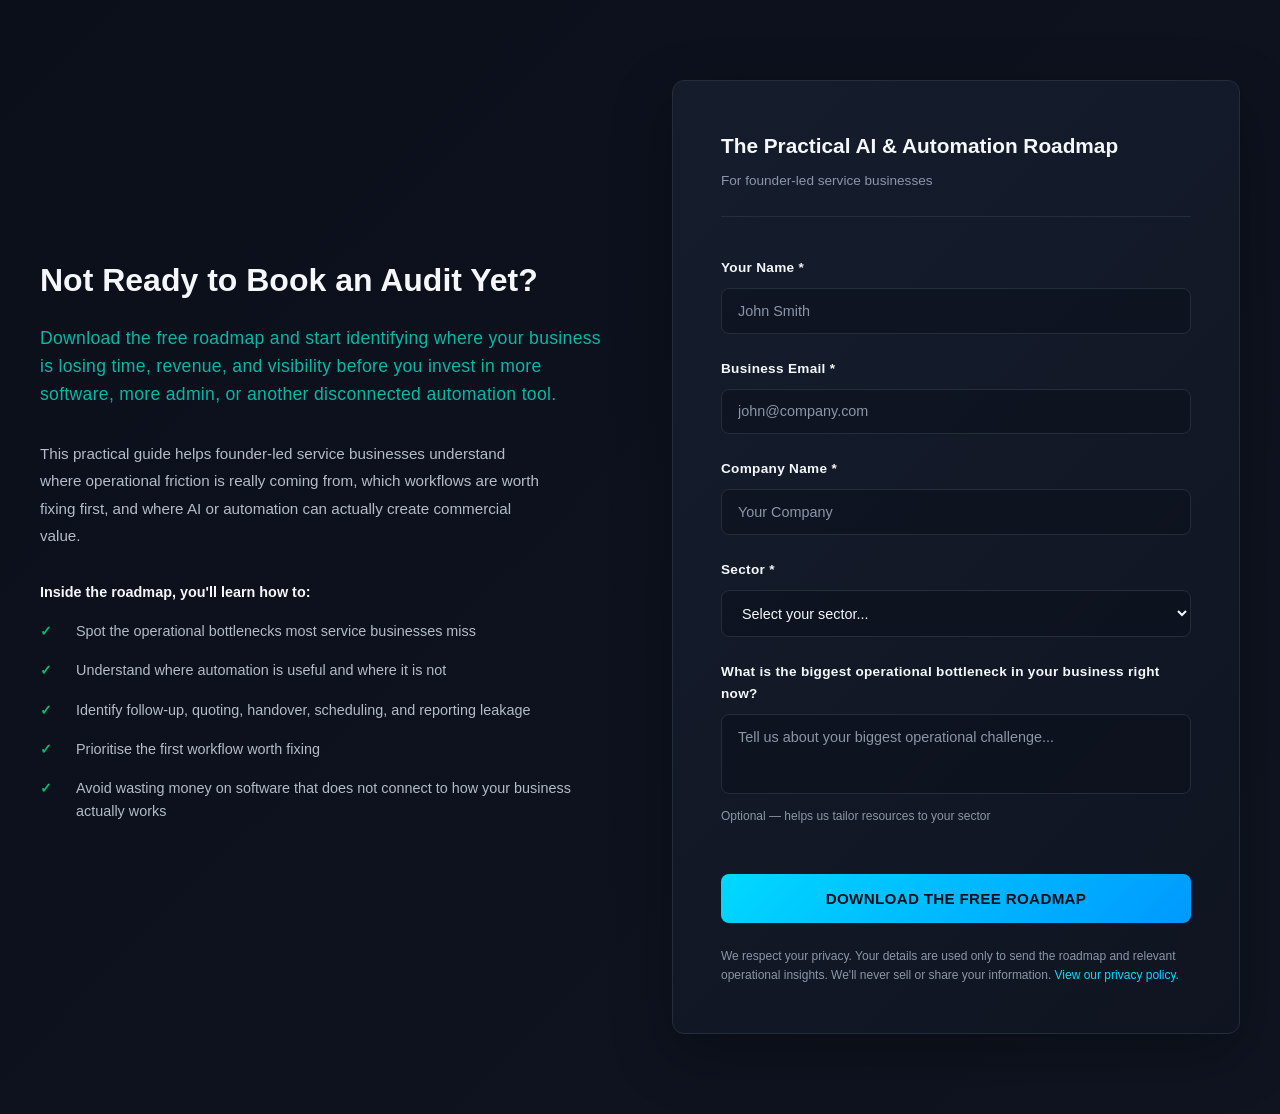
<file: project/uploads/remixed-7d88fd8c.html>
<!DOCTYPE html>
<html lang="en">
<head>
    <meta charset="UTF-8">
    <meta name="viewport" content="width=device-width, initial-scale=1.0">
    <title>The Practical AI & Automation Roadmap — Calon</title>
    <style>
        * {
            margin: 0;
            padding: 0;
            box-sizing: border-box;
        }

        :root {
            --dark-bg: #0a0f1a;
            --dark-secondary: #0f1420;
            --dark-tertiary: #151d2d;
            --accent-cyan: #00d9ff;
            --accent-blue: #0099ff;
            --accent-teal: #00b8a9;
            --text-primary: #f5f7fa;
            --text-secondary: #b3bcc7;
            --text-tertiary: #8a96a8;
            --border-color: #1a2332;
            --border-light: #242d3a;
            --success-green: #00b86e;
            --error-red: #ff4444;
        }

        body {
            font-family: -apple-system, BlinkMacSystemFont, 'Segoe UI', 'Helvetica Neue', sans-serif;
            background: var(--dark-bg);
            color: var(--text-primary);
            line-height: 1.6;
        }

        .container {
            max-width: 1200px;
            margin: 0 auto;
            padding: 0 2rem;
        }

        /* Lead Capture Section */
        .lead-capture {
            padding: 5rem 2rem;
            background: linear-gradient(135deg, var(--dark-bg) 0%, var(--dark-secondary) 100%);
            min-height: 100vh;
            display: flex;
            align-items: center;
        }

        .lead-capture-container {
            max-width: 1200px;
            margin: 0 auto;
            display: grid;
            grid-template-columns: 1fr 1fr;
            gap: 4rem;
            align-items: center;
        }

        .lead-capture-copy {
            animation: slideInLeft 0.8s ease-out;
        }

        @keyframes slideInLeft {
            from {
                opacity: 0;
                transform: translateX(-40px);
            }
            to {
                opacity: 1;
                transform: translateX(0);
            }
        }

        .lead-capture-headline {
            font-size: 2rem;
            font-weight: 700;
            line-height: 1.25;
            margin-bottom: 1.5rem;
            color: var(--text-primary);
        }

        .lead-capture-subtitle {
            font-size: 1.1rem;
            color: var(--accent-teal);
            margin-bottom: 2rem;
            font-weight: 500;
            letter-spacing: 0.3px;
        }

        .lead-capture-description {
            font-size: 0.95rem;
            color: var(--text-secondary);
            line-height: 1.8;
            margin-bottom: 2rem;
            max-width: 500px;
        }

        .lead-capture-benefits {
            margin-bottom: 2rem;
        }

        .benefit-item {
            display: flex;
            gap: 1rem;
            margin-bottom: 1rem;
            font-size: 0.9rem;
            color: var(--text-secondary);
        }

        .benefit-icon {
            color: var(--success-green);
            font-weight: bold;
            flex-shrink: 0;
            width: 20px;
        }

        .benefit-text {
            line-height: 1.6;
        }

        /* Form Section */
        .lead-capture-form-container {
            animation: slideInRight 0.8s ease-out;
        }

        @keyframes slideInRight {
            from {
                opacity: 0;
                transform: translateX(40px);
            }
            to {
                opacity: 1;
                transform: translateX(0);
            }
        }

        .form-card {
            background: linear-gradient(135deg, var(--dark-tertiary), var(--dark-secondary));
            border: 1px solid var(--border-light);
            border-radius: 12px;
            padding: 3rem;
            box-shadow: 0 20px 60px rgba(0, 0, 0, 0.3);
        }

        .form-header {
            margin-bottom: 2.5rem;
            padding-bottom: 1.5rem;
            border-bottom: 1px solid var(--border-light);
        }

        .form-title {
            font-size: 1.3rem;
            font-weight: 700;
            margin-bottom: 0.5rem;
            color: var(--text-primary);
        }

        .form-subtitle {
            font-size: 0.85rem;
            color: var(--text-tertiary);
        }

        .form-group {
            margin-bottom: 1.5rem;
        }

        .form-label {
            display: block;
            font-size: 0.85rem;
            font-weight: 600;
            margin-bottom: 0.6rem;
            color: var(--text-primary);
            letter-spacing: 0.3px;
        }

        .form-input,
        .form-select,
        .form-textarea {
            width: 100%;
            padding: 0.85rem 1rem;
            background: rgba(10, 15, 26, 0.5);
            border: 1px solid var(--border-light);
            border-radius: 8px;
            color: var(--text-primary);
            font-size: 0.9rem;
            font-family: inherit;
            transition: all 0.3s ease;
        }

        .form-input::placeholder,
        .form-textarea::placeholder {
            color: var(--text-tertiary);
        }

        .form-input:focus,
        .form-select:focus,
        .form-textarea:focus {
            outline: none;
            border-color: var(--accent-cyan);
            background: rgba(10, 15, 26, 0.8);
            box-shadow: 0 0 0 3px rgba(0, 217, 255, 0.1);
        }

        .form-textarea {
            resize: vertical;
            min-height: 80px;
        }

        .form-optional {
            font-size: 0.75rem;
            color: var(--text-tertiary);
            margin-top: 0.3rem;
        }

        .form-submit {
            width: 100%;
            padding: 1rem;
            background: linear-gradient(135deg, var(--accent-cyan), var(--accent-blue));
            color: var(--dark-bg);
            border: none;
            border-radius: 8px;
            font-weight: 700;
            font-size: 0.95rem;
            cursor: pointer;
            transition: all 0.3s ease;
            margin-top: 1.5rem;
            letter-spacing: 0.3px;
            text-transform: uppercase;
        }

        .form-submit:hover {
            transform: translateY(-2px);
            box-shadow: 0 15px 40px rgba(0, 217, 255, 0.4);
        }

        .form-submit:active {
            transform: translateY(0);
        }

        .form-error {
            color: var(--error-red);
            font-size: 0.8rem;
            margin-top: 0.4rem;
        }

        .form-agreement {
            font-size: 0.75rem;
            color: var(--text-tertiary);
            margin-top: 1.5rem;
            line-height: 1.6;
        }

        /* Thank You State */
        .thank-you-state {
            display: none;
            text-align: center;
            padding: 3rem 2rem;
        }

        .thank-you-state.show {
            display: block;
            animation: fadeIn 0.6s ease-out;
        }

        @keyframes fadeIn {
            from {
                opacity: 0;
                transform: translateY(20px);
            }
            to {
                opacity: 1;
                transform: translateY(0);
            }
        }

        .thank-you-icon {
            font-size: 4rem;
            margin-bottom: 1.5rem;
            animation: scaleIn 0.6s ease-out;
        }

        @keyframes scaleIn {
            from {
                opacity: 0;
                transform: scale(0.8);
            }
            to {
                opacity: 1;
                transform: scale(1);
            }
        }

        .thank-you-headline {
            font-size: 1.8rem;
            font-weight: 700;
            margin-bottom: 1rem;
            color: var(--text-primary);
        }

        .thank-you-message {
            font-size: 0.95rem;
            color: var(--text-secondary);
            line-height: 1.8;
            margin-bottom: 2rem;
            max-width: 500px;
            margin-left: auto;
            margin-right: auto;
        }

        .thank-you-cta {
            background: linear-gradient(135deg, var(--accent-cyan), var(--accent-blue));
            color: var(--dark-bg);
            padding: 1rem 2rem;
            border: none;
            border-radius: 50px;
            font-weight: 700;
            font-size: 0.95rem;
            cursor: pointer;
            transition: all 0.3s ease;
        }

        .thank-you-cta:hover {
            transform: translateY(-2px);
            box-shadow: 0 15px 40px rgba(0, 217, 255, 0.4);
        }

        .download-info {
            margin-top: 1.5rem;
            font-size: 0.85rem;
            color: var(--text-tertiary);
        }

        /* Responsive */
        @media (max-width: 968px) {
            .lead-capture-container {
                grid-template-columns: 1fr;
                gap: 3rem;
            }

            .lead-capture {
                padding: 3rem 2rem;
                min-height: auto;
            }

            .lead-capture-headline {
                font-size: 1.6rem;
            }

            .form-card {
                padding: 2rem;
            }
        }

        @media (max-width: 640px) {
            .lead-capture-headline {
                font-size: 1.4rem;
            }

            .lead-capture-description {
                font-size: 0.9rem;
            }

            .form-card {
                padding: 1.5rem;
            }

            .form-input,
            .form-select,
            .form-textarea {
                font-size: 16px; /* Prevents zoom on mobile */
            }
        }
    </style>
</head>
<body>
    <section class="lead-capture">
        <div class="lead-capture-container">
            <!-- Left: Copy -->
            <div class="lead-capture-copy">
                <h1 class="lead-capture-headline">Not Ready to Book an Audit Yet?</h1>
                <p class="lead-capture-subtitle">Download the free roadmap and start identifying where your business is losing time, revenue, and visibility before you invest in more software, more admin, or another disconnected automation tool.</p>

                <p class="lead-capture-description">
                    This practical guide helps founder-led service businesses understand where operational friction is really coming from, which workflows are worth fixing first, and where AI or automation can actually create commercial value.
                </p>

                <div class="lead-capture-benefits">
                    <h3 style="font-size: 0.9rem; font-weight: 700; margin-bottom: 1rem; color: var(--text-primary);">Inside the roadmap, you'll learn how to:</h3>
                    
                    <div class="benefit-item">
                        <div class="benefit-icon">✓</div>
                        <div class="benefit-text">Spot the operational bottlenecks most service businesses miss</div>
                    </div>

                    <div class="benefit-item">
                        <div class="benefit-icon">✓</div>
                        <div class="benefit-text">Understand where automation is useful and where it is not</div>
                    </div>

                    <div class="benefit-item">
                        <div class="benefit-icon">✓</div>
                        <div class="benefit-text">Identify follow-up, quoting, handover, scheduling, and reporting leakage</div>
                    </div>

                    <div class="benefit-item">
                        <div class="benefit-icon">✓</div>
                        <div class="benefit-text">Prioritise the first workflow worth fixing</div>
                    </div>

                    <div class="benefit-item">
                        <div class="benefit-icon">✓</div>
                        <div class="benefit-text">Avoid wasting money on software that does not connect to how your business actually works</div>
                    </div>
                </div>
            </div>

            <!-- Right: Form -->
            <div class="lead-capture-form-container">
                <div class="form-card">
                    <!-- Form State -->
                    <form id="roadmapForm" class="form-state">
                        <div class="form-header">
                            <h2 class="form-title">The Practical AI & Automation Roadmap</h2>
                            <p class="form-subtitle">For founder-led service businesses</p>
                        </div>

                        <div class="form-group">
                            <label class="form-label" for="name">Your Name *</label>
                            <input type="text" id="name" name="name" class="form-input" placeholder="John Smith" required>
                            <div class="form-error" id="nameError"></div>
                        </div>

                        <div class="form-group">
                            <label class="form-label" for="email">Business Email *</label>
                            <input type="email" id="email" name="email" class="form-input" placeholder="john@company.com" required>
                            <div class="form-error" id="emailError"></div>
                        </div>

                        <div class="form-group">
                            <label class="form-label" for="company">Company Name *</label>
                            <input type="text" id="company" name="company" class="form-input" placeholder="Your Company" required>
                            <div class="form-error" id="companyError"></div>
                        </div>

                        <div class="form-group">
                            <label class="form-label" for="sector">Sector *</label>
                            <select id="sector" name="sector" class="form-select" required>
                                <option value="">Select your sector...</option>
                                <option value="security">Security / Fire / FM</option>
                                <option value="field-service">Field Service Operations</option>
                                <option value="trades">Trades & Contractors</option>
                                <option value="other">Other Service Business</option>
                            </select>
                            <div class="form-error" id="sectorError"></div>
                        </div>

                        <div class="form-group">
                            <label class="form-label" for="bottleneck">What is the biggest operational bottleneck in your business right now?</label>
                            <textarea id="bottleneck" name="bottleneck" class="form-textarea" placeholder="Tell us about your biggest operational challenge..." style="resize: none;"></textarea>
                            <p class="form-optional">Optional — helps us tailor resources to your sector</p>
                        </div>

                        <button type="submit" class="form-submit">Download the Free Roadmap</button>

                        <p class="form-agreement">
                            We respect your privacy. Your details are used only to send the roadmap and relevant operational insights. We'll never sell or share your information. <a href="#" style="color: var(--accent-cyan); text-decoration: none;">View our privacy policy.</a>
                        </p>
                    </form>

                    <!-- Thank You State -->
                    <div id="thankYouState" class="thank-you-state">
                        <div class="thank-you-icon">✓</div>
                        <h2 class="thank-you-headline">Thank You</h2>
                        <p class="thank-you-message">
                            Your roadmap is on its way. As you go through it, pay close attention to where your business relies on manual chasing, disconnected tools, repeated admin, or founder oversight. Those are usually the places where better systems can create the fastest commercial improvement.
                        </p>
                        <button class="thank-you-cta" onclick="bookAudit()">Book Your Free Operational Systems Audit</button>
                        <p class="download-info">
                            Your roadmap is being sent to: <strong id="displayEmail"></strong><br>
                            Check your inbox (and spam folder) in the next few minutes.
                        </p>
                    </div>
                </div>
            </div>
        </div>
    </section>

    <script>
        const form = document.getElementById('roadmapForm');
        const thankYouState = document.getElementById('thankYouState');

        form.addEventListener('submit', function(e) {
            e.preventDefault();

            // Simple validation
            const name = document.getElementById('name').value.trim();
            const email = document.getElementById('email').value.trim();
            const company = document.getElementById('company').value.trim();
            const sector = document.getElementById('sector').value;

            let isValid = true;

            // Clear errors
            document.getElementById('nameError').textContent = '';
            document.getElementById('emailError').textContent = '';
            document.getElementById('companyError').textContent = '';
            document.getElementById('sectorError').textContent = '';

            if (!name) {
                document.getElementById('nameError').textContent = 'Name is required';
                isValid = false;
            }

            if (!email || !email.includes('@')) {
                document.getElementById('emailError').textContent = 'Valid email is required';
                isValid = false;
            }

            if (!company) {
                document.getElementById('companyError').textContent = 'Company name is required';
                isValid = false;
            }

            if (!sector) {
                document.getElementById('sectorError').textContent = 'Please select a sector';
                isValid = false;
            }

            if (isValid) {
                // Show thank you state
                form.style.display = 'none';
                thankYouState.classList.add('show');
                document.getElementById('displayEmail').textContent = email;

                // In production, this would submit to your backend/email service
                console.log('Form submitted:', {
                    name: name,
                    email: email,
                    company: company,
                    sector: sector,
                    bottleneck: document.getElementById('bottleneck').value
                });

                // Simulate PDF download
                setTimeout(() => {
                    console.log('PDF would be downloaded here');
                }, 500);
            }
        });

        function bookAudit() {
            alert('In production, this would open your booking system.');
        }
    </script>
</body>
</html>
</file>
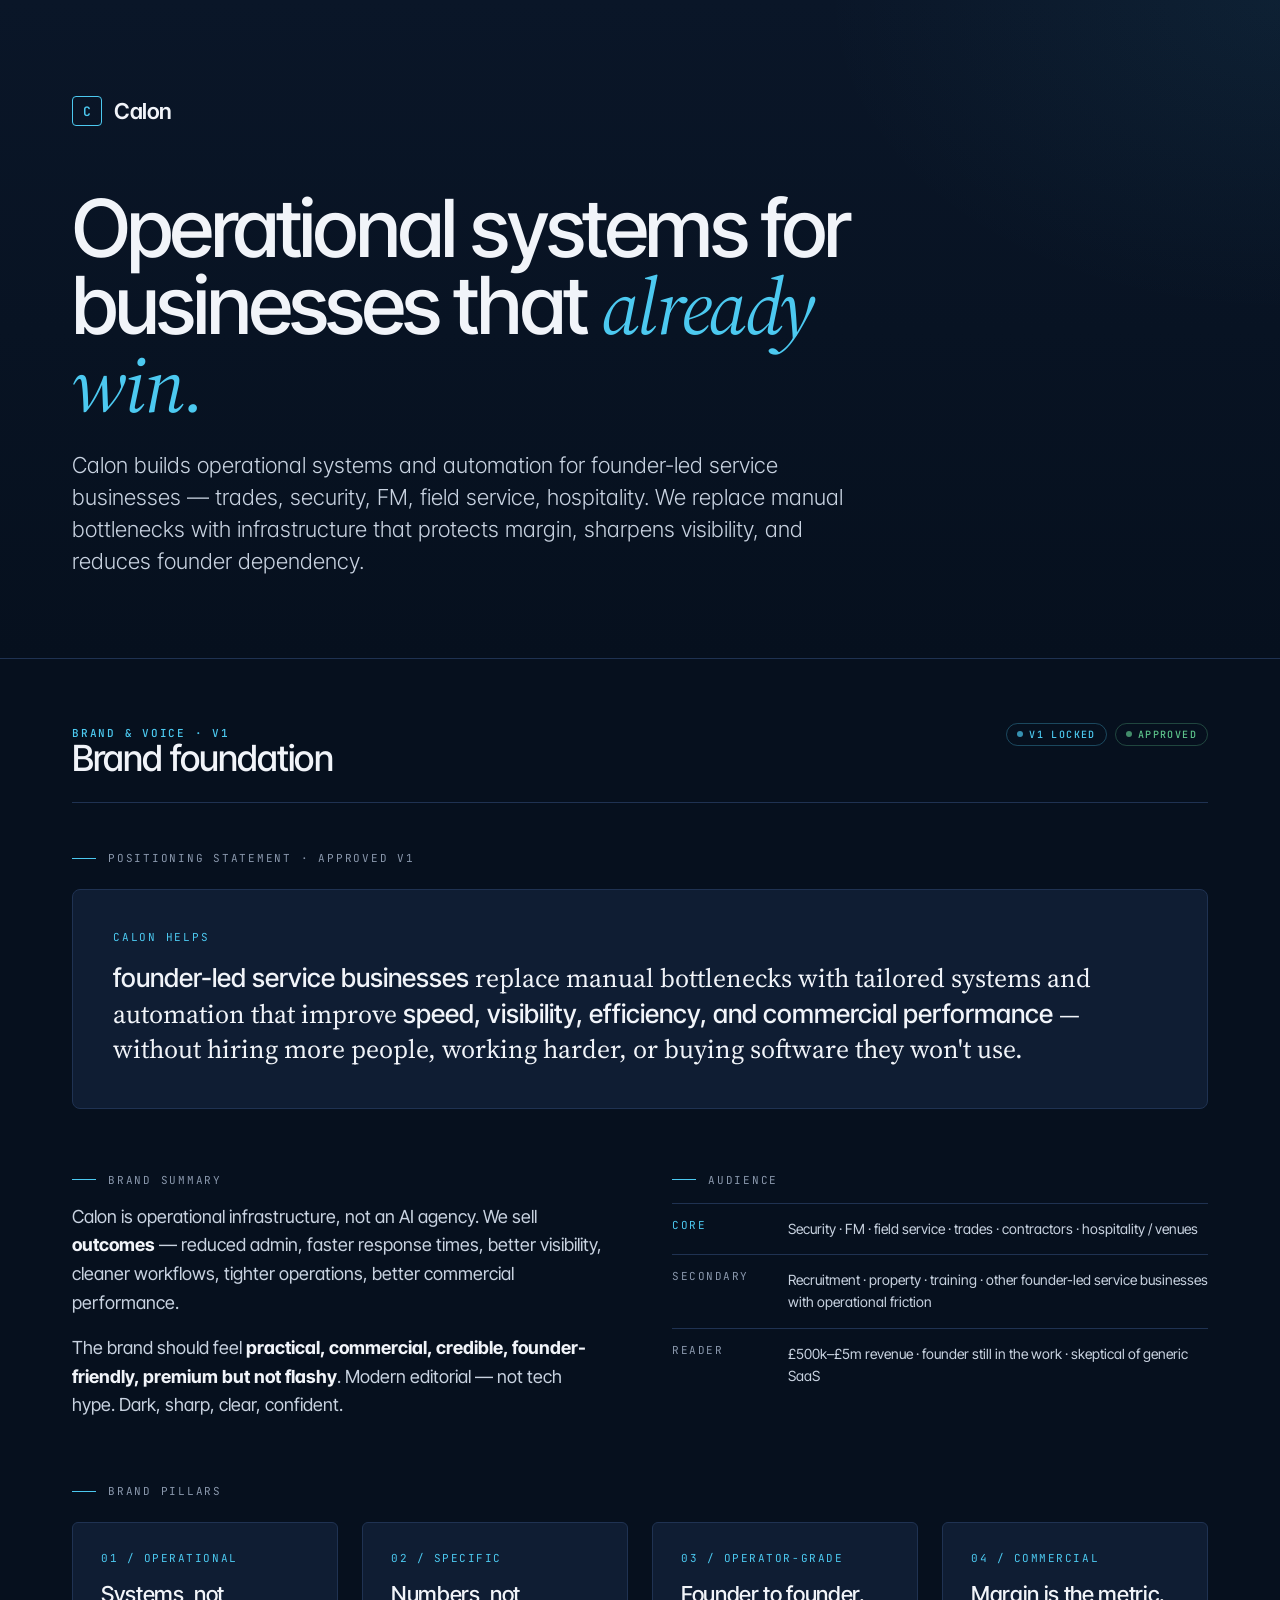
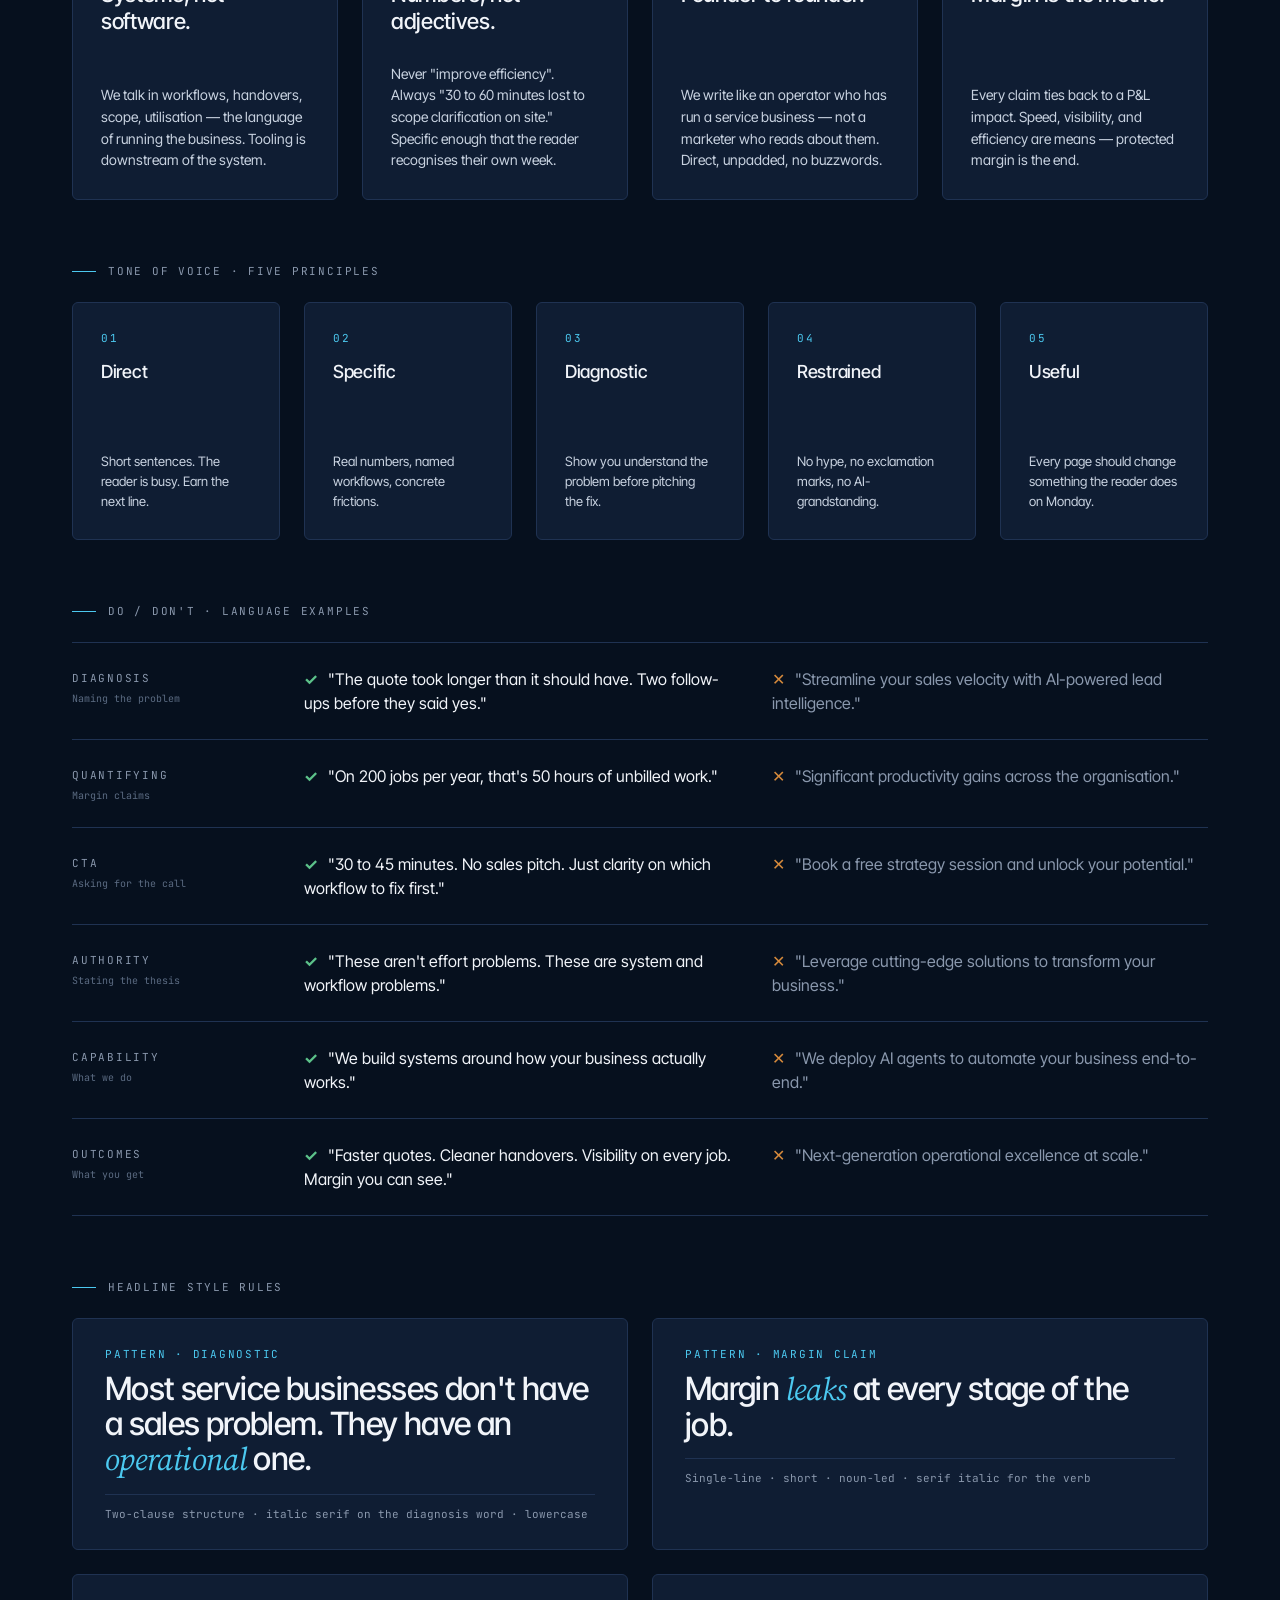
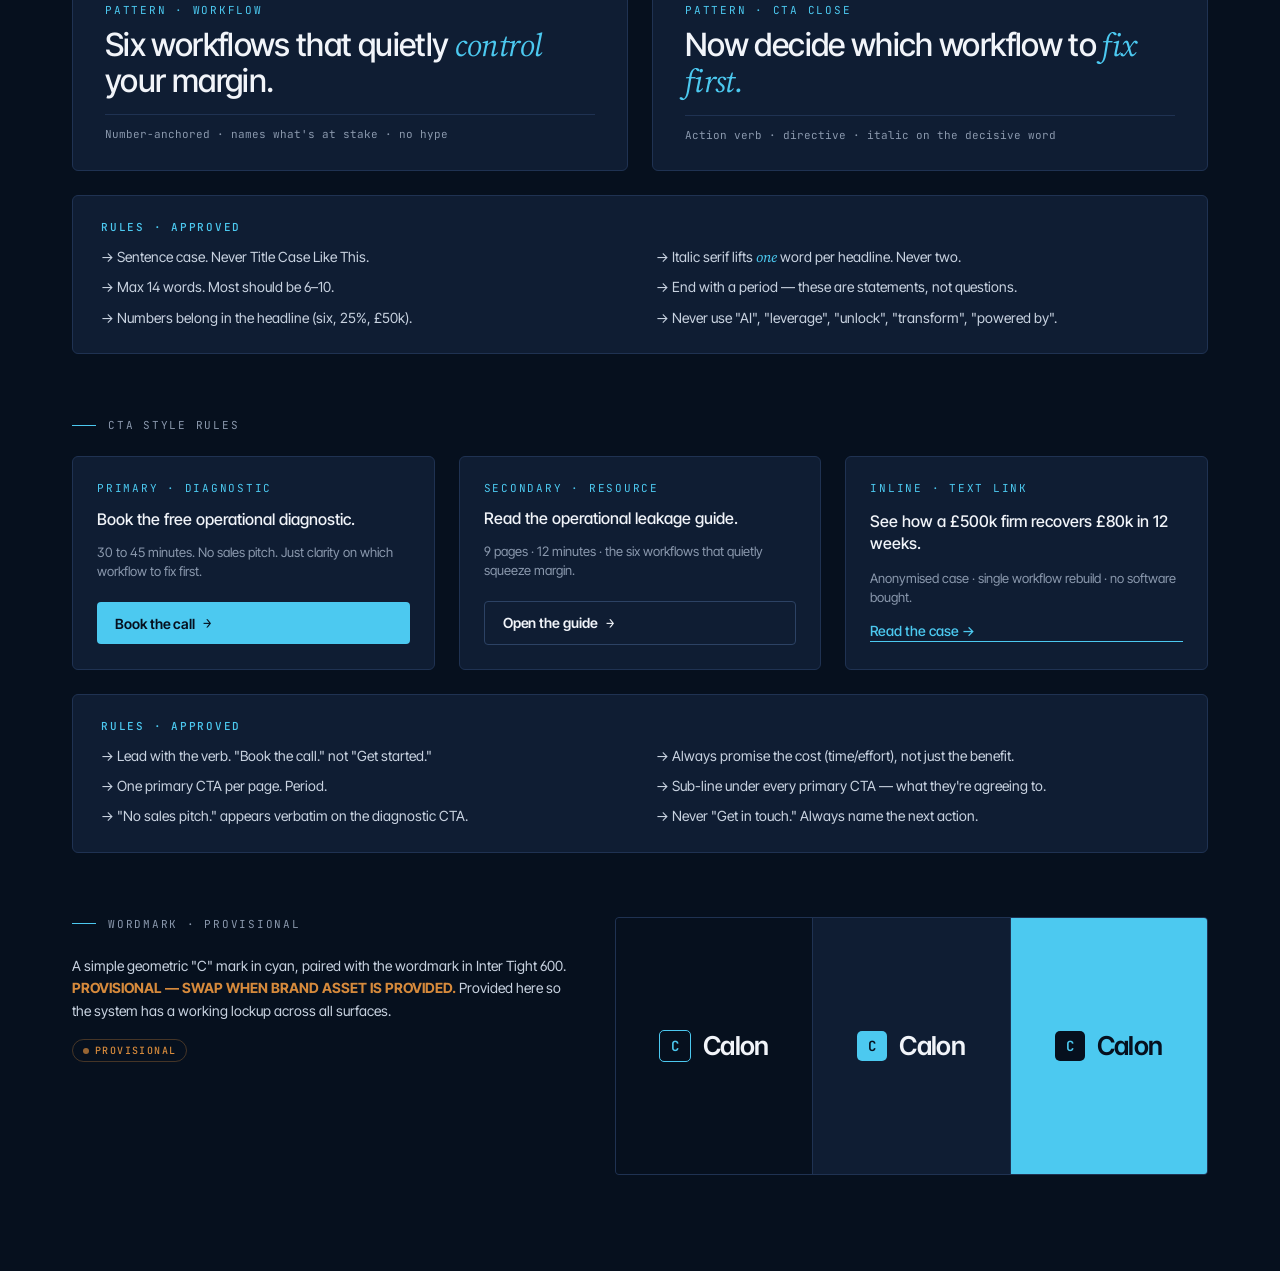
<file: project/uploads/Calon AI - Design System (1)/cards/01-brand-voice.html>
<!doctype html>
<html lang="en">
<head>
<meta charset="utf-8">
<title>Calon — Brand & Voice · v1</title>
<link rel="stylesheet" href="../tokens.css">
<link rel="stylesheet" href="../card-shell.css">
<style>
  body { margin: 0; }

  .hero {
    background: linear-gradient(180deg, var(--bg-secondary) 0%, var(--bg-base) 100%);
    margin: -64px -72px 64px;
    padding: 96px 72px 80px;
    position: relative;
    overflow: hidden;
    border-bottom: 1px solid var(--border-default);
  }
  .hero::before {
    content: "";
    position: absolute;
    inset: 0;
    background: radial-gradient(60% 80% at 100% 0%, rgba(76,201,240,0.06), transparent 60%);
    pointer-events: none;
  }
  .hero-inner { position: relative; max-width: 980px; }
  .wordmark {
    display: inline-flex; align-items: center; gap: 12px;
    font-family: var(--font-sans);
    font-size: 22px; font-weight: 600; letter-spacing: -0.02em;
    color: var(--text-primary);
  }
  .wordmark .mark {
    width: 28px; height: 28px;
    border: 1.5px solid var(--accent);
    border-radius: 4px;
    display: inline-flex; align-items: center; justify-content: center;
    color: var(--accent);
    font-family: var(--font-mono);
    font-size: 13px; font-weight: 600;
  }
  .hero h1 {
    font-family: var(--font-sans);
    font-size: 80px;
    line-height: 0.96;
    letter-spacing: var(--tk-display);
    font-weight: 500;
    margin: 64px 0 28px;
    color: var(--text-primary);
    max-width: 18ch;
  }
  .hero h1 em {
    font-family: var(--font-serif);
    font-style: italic;
    color: var(--accent);
    font-weight: 400;
  }
  .hero .lead {
    font-size: 22px;
    line-height: 1.45;
    color: var(--text-secondary);
    max-width: 60ch;
    margin: 0;
    font-weight: 300;
  }

  .grid-2 { display: grid; grid-template-columns: 1fr 1fr; gap: 56px; }
  .grid-3 { display: grid; grid-template-columns: repeat(3, 1fr); gap: 24px; }
  .grid-4 { display: grid; grid-template-columns: repeat(4, 1fr); gap: 24px; }

  /* Positioning block */
  .pos-block {
    background: var(--bg-elevated);
    border: 1px solid var(--border-default);
    border-radius: 8px;
    padding: 40px;
    position: relative;
  }
  .pos-block .label {
    font-family: var(--font-mono);
    font-size: 11px;
    letter-spacing: var(--tk-eyebrow);
    text-transform: uppercase;
    color: var(--accent);
    margin-bottom: 16px;
  }
  .pos-block p {
    font-family: var(--font-serif);
    font-size: 26px;
    line-height: 1.35;
    color: var(--text-primary);
    margin: 0;
    font-weight: 400;
  }
  .pos-block p strong {
    font-family: var(--font-sans);
    font-style: normal;
    font-weight: 500;
    color: var(--text-primary);
  }

  /* Pillars */
  .pillar {
    background: var(--bg-elevated);
    border: 1px solid var(--border-default);
    border-radius: 6px;
    padding: 28px;
    min-height: 220px;
    display: flex;
    flex-direction: column;
    gap: 12px;
  }
  .pillar .num {
    font-family: var(--font-mono);
    font-size: 11px;
    letter-spacing: 0.14em;
    color: var(--accent);
    text-transform: uppercase;
  }
  .pillar h3 {
    font-size: 22px;
    font-weight: 500;
    color: var(--text-primary);
    letter-spacing: -0.015em;
    margin: 4px 0 0;
    line-height: 1.2;
  }
  .pillar p {
    font-size: 14px;
    line-height: 1.55;
    color: var(--text-secondary);
    margin: auto 0 0;
  }

  /* Voice table */
  .voice-table { border-top: 1px solid var(--border-default); }
  .voice-row {
    display: grid;
    grid-template-columns: 200px 1fr 1fr;
    border-bottom: 1px solid var(--border-default);
    padding: 24px 0;
    gap: 32px;
    align-items: start;
  }
  .voice-row .lbl {
    font-family: var(--font-mono);
    font-size: 11px;
    letter-spacing: var(--tk-eyebrow);
    text-transform: uppercase;
    color: var(--text-muted);
    padding-top: 4px;
  }
  .voice-row .lbl small {
    display: block;
    margin-top: 6px;
    color: var(--text-subtle);
    font-size: 10px;
    text-transform: none;
    letter-spacing: 0;
    line-height: 1.5;
  }
  .voice-row .we, .voice-row .not {
    font-size: 16px;
    line-height: 1.5;
  }
  .voice-row .we { color: var(--text-primary); }
  .voice-row .we::before {
    content: "✓";
    color: var(--status-success);
    font-weight: 700;
    margin-right: 10px;
  }
  .voice-row .not { color: var(--text-muted); }
  .voice-row .not::before {
    content: "✕";
    color: var(--status-warning);
    margin-right: 10px;
    font-weight: 600;
  }

  /* Headline samples */
  .head-sample {
    background: var(--bg-elevated);
    border: 1px solid var(--border-default);
    border-radius: 6px;
    padding: 28px 32px;
    display: flex;
    flex-direction: column;
    gap: 10px;
  }
  .head-sample .meta {
    font-family: var(--font-mono);
    font-size: 11px;
    letter-spacing: var(--tk-eyebrow);
    text-transform: uppercase;
    color: var(--accent);
  }
  .head-sample h4 {
    margin: 0;
    font-size: 32px;
    line-height: 1.1;
    letter-spacing: -0.02em;
    font-weight: 500;
    color: var(--text-primary);
    max-width: 28ch;
  }
  .head-sample h4 em {
    font-family: var(--font-serif);
    font-style: italic;
    color: var(--accent);
    font-weight: 400;
  }
  .head-sample .rule-tag {
    font-family: var(--font-mono);
    font-size: 11px;
    color: var(--text-muted);
    margin-top: 6px;
    padding-top: 12px;
    border-top: 1px solid var(--border-default);
  }

  /* CTA samples */
  .cta-sample {
    background: var(--bg-elevated);
    border: 1px solid var(--border-default);
    border-radius: 6px;
    padding: 24px;
    display: grid;
    grid-template-columns: 1fr;
    gap: 12px;
  }
  .cta-sample .meta { font-family: var(--font-mono); font-size: 11px; letter-spacing: var(--tk-eyebrow); text-transform: uppercase; color: var(--accent); }
  .cta-sample .copy { font-size: 16px; color: var(--text-primary); line-height: 1.4; font-weight: 500; }
  .cta-sample .sub { font-size: 13px; color: var(--text-muted); line-height: 1.5; }
  .cta-sample .btn {
    align-self: start;
    margin-top: 8px;
    display: inline-flex; gap: 8px; align-items: center;
    background: var(--accent); color: var(--bg-base);
    padding: 12px 18px; border-radius: 4px;
    font-size: 14px; font-weight: 600; letter-spacing: -0.005em;
    border: 0; cursor: pointer; font-family: inherit;
  }
  .cta-sample .btn .arr { font-family: var(--font-mono); font-weight: 400; }

  /* Wordmark surfaces */
  .marks {
    display: grid;
    grid-template-columns: repeat(3, 1fr);
    gap: 1px;
    background: var(--border-default);
    border: 1px solid var(--border-default);
    border-radius: 4px;
    overflow: hidden;
  }
  .mark-tile {
    padding: 48px 24px;
    display: flex; align-items: center; justify-content: center;
    min-height: 160px;
  }
  .mark-tile.dark    { background: var(--bg-base); }
  .mark-tile.elev    { background: var(--bg-elevated); }
  .mark-tile.accent  { background: var(--accent); }
  .mark-tile .wm {
    display: inline-flex; align-items: center; gap: 12px;
    font-size: 26px; font-weight: 600; letter-spacing: -0.02em;
  }
  .mark-tile .wm .mk {
    width: 30px; height: 30px;
    border-radius: 5px;
    display: inline-flex; align-items: center; justify-content: center;
    font-family: var(--font-mono);
    font-size: 14px; font-weight: 600;
  }
  .mark-tile.dark .wm    { color: var(--text-primary); }
  .mark-tile.dark .wm .mk{ border: 1.5px solid var(--accent); color: var(--accent); }
  .mark-tile.elev .wm    { color: var(--text-primary); }
  .mark-tile.elev .wm .mk{ background: var(--accent); color: var(--bg-base); }
  .mark-tile.accent .wm  { color: var(--bg-base); }
  .mark-tile.accent .wm .mk { background: var(--bg-base); color: var(--accent); }
</style>
</head>
<body class="card-root">
<div class="card-shell">

  <div class="hero">
    <div class="hero-inner">
      <div class="wordmark"><span class="mark">C</span>Calon</div>
      <h1>Operational systems for businesses that <em>already win.</em></h1>
      <p class="lead">Calon builds operational systems and automation for founder-led service businesses — trades, security, FM, field service, hospitality. We replace manual bottlenecks with infrastructure that protects margin, sharpens visibility, and reduces founder dependency.</p>
    </div>
  </div>

  <!-- Status header -->
  <div class="card-header">
    <div>
      <div class="eyebrow accent">Brand & voice · v1</div>
      <div class="card-title">Brand foundation</div>
    </div>
    <div style="display: flex; gap: 8px;">
      <span class="status-pill locked">v1 locked</span>
      <span class="status-pill approved">Approved</span>
    </div>
  </div>

  <!-- ===== POSITIONING ===== -->
  <section class="card-section">
    <div class="card-section-title">Positioning statement · approved v1</div>
    <div class="pos-block">
      <div class="label">Calon helps</div>
      <p><strong>founder-led service businesses</strong> replace manual bottlenecks with tailored systems and automation that improve <strong>speed, visibility, efficiency, and commercial performance</strong> — without hiring more people, working harder, or buying software they won't use.</p>
    </div>
  </section>

  <!-- ===== BRAND SUMMARY ===== -->
  <section class="card-section">
    <div class="grid-2" style="align-items: start; gap: 64px;">
      <div>
        <div class="card-section-title" style="margin-bottom: 16px;">Brand summary</div>
        <p style="font-size: 18px; line-height: 1.6; color: var(--text-secondary); margin: 0 0 16px; max-width: 56ch;">Calon is operational infrastructure, not an AI agency. We sell <strong style="color: var(--text-primary);">outcomes</strong> — reduced admin, faster response times, better visibility, cleaner workflows, tighter operations, better commercial performance.</p>
        <p style="font-size: 18px; line-height: 1.6; color: var(--text-secondary); margin: 0; max-width: 56ch;">The brand should feel <strong style="color: var(--text-primary);">practical, commercial, credible, founder-friendly, premium but not flashy</strong>. Modern editorial — not tech hype. Dark, sharp, clear, confident.</p>
      </div>
      <div>
        <div class="card-section-title" style="margin-bottom: 16px;">Audience</div>
        <div style="border-top: 1px solid var(--border-default);">
          <div style="display: grid; grid-template-columns: 100px 1fr; gap: 16px; padding: 14px 0; border-bottom: 1px solid var(--border-default);"><div style="font-family: var(--font-mono); font-size: 11px; letter-spacing: 0.14em; text-transform: uppercase; color: var(--accent);">Core</div><div style="font-size: 14px; color: var(--text-secondary); line-height: 1.6;">Security · FM · field service · trades · contractors · hospitality / venues</div></div>
          <div style="display: grid; grid-template-columns: 100px 1fr; gap: 16px; padding: 14px 0; border-bottom: 1px solid var(--border-default);"><div style="font-family: var(--font-mono); font-size: 11px; letter-spacing: 0.14em; text-transform: uppercase; color: var(--text-muted);">Secondary</div><div style="font-size: 14px; color: var(--text-secondary); line-height: 1.6;">Recruitment · property · training · other founder-led service businesses with operational friction</div></div>
          <div style="display: grid; grid-template-columns: 100px 1fr; gap: 16px; padding: 14px 0;"><div style="font-family: var(--font-mono); font-size: 11px; letter-spacing: 0.14em; text-transform: uppercase; color: var(--text-muted);">Reader</div><div style="font-size: 14px; color: var(--text-secondary); line-height: 1.6;">£500k–£5m revenue · founder still in the work · skeptical of generic SaaS</div></div>
        </div>
      </div>
    </div>
  </section>

  <!-- ===== PILLARS ===== -->
  <section class="card-section">
    <div class="card-section-title">Brand pillars</div>
    <div class="grid-4">
      <div class="pillar">
        <div class="num">01 / Operational</div>
        <h3>Systems, not software.</h3>
        <p>We talk in workflows, handovers, scope, utilisation — the language of running the business. Tooling is downstream of the system.</p>
      </div>
      <div class="pillar">
        <div class="num">02 / Specific</div>
        <h3>Numbers, not adjectives.</h3>
        <p>Never "improve efficiency". Always "30 to 60 minutes lost to scope clarification on site." Specific enough that the reader recognises their own week.</p>
      </div>
      <div class="pillar">
        <div class="num">03 / Operator-grade</div>
        <h3>Founder to founder.</h3>
        <p>We write like an operator who has run a service business — not a marketer who reads about them. Direct, unpadded, no buzzwords.</p>
      </div>
      <div class="pillar">
        <div class="num">04 / Commercial</div>
        <h3>Margin is the metric.</h3>
        <p>Every claim ties back to a P&L impact. Speed, visibility, and efficiency are means — protected margin is the end.</p>
      </div>
    </div>
  </section>

  <!-- ===== TONE OF VOICE PRINCIPLES ===== -->
  <section class="card-section">
    <div class="card-section-title">Tone of voice · five principles</div>
    <div class="grid-3" style="grid-template-columns: repeat(5, 1fr);">
      <div class="pillar" style="min-height: 180px;">
        <div class="num">01</div>
        <h3 style="font-size: 18px;">Direct</h3>
        <p style="font-size: 13px;">Short sentences. The reader is busy. Earn the next line.</p>
      </div>
      <div class="pillar" style="min-height: 180px;">
        <div class="num">02</div>
        <h3 style="font-size: 18px;">Specific</h3>
        <p style="font-size: 13px;">Real numbers, named workflows, concrete frictions.</p>
      </div>
      <div class="pillar" style="min-height: 180px;">
        <div class="num">03</div>
        <h3 style="font-size: 18px;">Diagnostic</h3>
        <p style="font-size: 13px;">Show you understand the problem before pitching the fix.</p>
      </div>
      <div class="pillar" style="min-height: 180px;">
        <div class="num">04</div>
        <h3 style="font-size: 18px;">Restrained</h3>
        <p style="font-size: 13px;">No hype, no exclamation marks, no AI-grandstanding.</p>
      </div>
      <div class="pillar" style="min-height: 180px;">
        <div class="num">05</div>
        <h3 style="font-size: 18px;">Useful</h3>
        <p style="font-size: 13px;">Every page should change something the reader does on Monday.</p>
      </div>
    </div>
  </section>

  <!-- ===== VOICE: DO / DON'T ===== -->
  <section class="card-section">
    <div class="card-section-title">Do / don't · language examples</div>
    <div class="voice-table">
      <div class="voice-row">
        <div class="lbl">Diagnosis<small>Naming the problem</small></div>
        <div class="we">"The quote took longer than it should have. Two follow-ups before they said yes."</div>
        <div class="not">"Streamline your sales velocity with AI-powered lead intelligence."</div>
      </div>
      <div class="voice-row">
        <div class="lbl">Quantifying<small>Margin claims</small></div>
        <div class="we">"On 200 jobs per year, that's 50 hours of unbilled work."</div>
        <div class="not">"Significant productivity gains across the organisation."</div>
      </div>
      <div class="voice-row">
        <div class="lbl">CTA<small>Asking for the call</small></div>
        <div class="we">"30 to 45 minutes. No sales pitch. Just clarity on which workflow to fix first."</div>
        <div class="not">"Book a free strategy session and unlock your potential."</div>
      </div>
      <div class="voice-row">
        <div class="lbl">Authority<small>Stating the thesis</small></div>
        <div class="we">"These aren't effort problems. These are system and workflow problems."</div>
        <div class="not">"Leverage cutting-edge solutions to transform your business."</div>
      </div>
      <div class="voice-row">
        <div class="lbl">Capability<small>What we do</small></div>
        <div class="we">"We build systems around how your business actually works."</div>
        <div class="not">"We deploy AI agents to automate your business end-to-end."</div>
      </div>
      <div class="voice-row">
        <div class="lbl">Outcomes<small>What you get</small></div>
        <div class="we">"Faster quotes. Cleaner handovers. Visibility on every job. Margin you can see."</div>
        <div class="not">"Next-generation operational excellence at scale."</div>
      </div>
    </div>
  </section>

  <!-- ===== HEADLINE STYLE RULES ===== -->
  <section class="card-section">
    <div class="card-section-title">Headline style rules</div>

    <div class="grid-3" style="grid-template-columns: repeat(2, 1fr); gap: 24px; margin-bottom: 24px;">
      <div class="head-sample">
        <div class="meta">Pattern · diagnostic</div>
        <h4>Most service businesses don't have a sales problem. They have an <em>operational</em> one.</h4>
        <div class="rule-tag">Two-clause structure · italic serif on the diagnosis word · lowercase</div>
      </div>
      <div class="head-sample">
        <div class="meta">Pattern · margin claim</div>
        <h4>Margin <em>leaks</em> at every stage of the job.</h4>
        <div class="rule-tag">Single-line · short · noun-led · serif italic for the verb</div>
      </div>
      <div class="head-sample">
        <div class="meta">Pattern · workflow</div>
        <h4>Six workflows that quietly <em>control</em> your margin.</h4>
        <div class="rule-tag">Number-anchored · names what's at stake · no hype</div>
      </div>
      <div class="head-sample">
        <div class="meta">Pattern · CTA close</div>
        <h4>Now decide which workflow to <em>fix first.</em></h4>
        <div class="rule-tag">Action verb · directive · italic on the decisive word</div>
      </div>
    </div>

    <div style="background: var(--bg-elevated); border: 1px solid var(--border-default); border-radius: 6px; padding: 24px 28px;">
      <div class="eyebrow accent" style="margin-bottom: 12px;">Rules · approved</div>
      <ul style="list-style: none; padding: 0; margin: 0; display: grid; grid-template-columns: 1fr 1fr; gap: 8px 32px;">
        <li style="font-size: 14px; color: var(--text-secondary); line-height: 1.6;">→ Sentence case. Never Title Case Like This.</li>
        <li style="font-size: 14px; color: var(--text-secondary); line-height: 1.6;">→ Italic serif lifts <em style="font-family: var(--font-serif); color: var(--accent);">one</em> word per headline. Never two.</li>
        <li style="font-size: 14px; color: var(--text-secondary); line-height: 1.6;">→ Max 14 words. Most should be 6–10.</li>
        <li style="font-size: 14px; color: var(--text-secondary); line-height: 1.6;">→ End with a period — these are statements, not questions.</li>
        <li style="font-size: 14px; color: var(--text-secondary); line-height: 1.6;">→ Numbers belong in the headline (six, 25%, £50k).</li>
        <li style="font-size: 14px; color: var(--text-secondary); line-height: 1.6;">→ Never use "AI", "leverage", "unlock", "transform", "powered by".</li>
      </ul>
    </div>
  </section>

  <!-- ===== CTA RULES ===== -->
  <section class="card-section">
    <div class="card-section-title">CTA style rules</div>
    <div class="grid-3">
      <div class="cta-sample">
        <div class="meta">Primary · diagnostic</div>
        <div class="copy">Book the free operational diagnostic.</div>
        <div class="sub">30 to 45 minutes. No sales pitch. Just clarity on which workflow to fix first.</div>
        <button class="btn">Book the call <span class="arr">→</span></button>
      </div>
      <div class="cta-sample">
        <div class="meta">Secondary · resource</div>
        <div class="copy">Read the operational leakage guide.</div>
        <div class="sub">9 pages · 12 minutes · the six workflows that quietly squeeze margin.</div>
        <button class="btn" style="background: transparent; color: var(--text-primary); border: 1px solid var(--border-strong);">Open the guide <span class="arr">→</span></button>
      </div>
      <div class="cta-sample">
        <div class="meta">Inline · text link</div>
        <div class="copy">See how a £500k firm recovers £80k in 12 weeks.</div>
        <div class="sub">Anonymised case · single workflow rebuild · no software bought.</div>
        <a style="font-size: 14px; color: var(--accent); border-bottom: 1px solid var(--accent); padding-bottom: 2px; align-self: start; text-decoration: none; font-weight: 500;">Read the case →</a>
      </div>
    </div>
    <div style="margin-top: 24px; background: var(--bg-elevated); border: 1px solid var(--border-default); border-radius: 6px; padding: 24px 28px;">
      <div class="eyebrow accent" style="margin-bottom: 12px;">Rules · approved</div>
      <ul style="list-style: none; padding: 0; margin: 0; display: grid; grid-template-columns: 1fr 1fr; gap: 8px 32px;">
        <li style="font-size: 14px; color: var(--text-secondary); line-height: 1.6;">→ Lead with the verb. "Book the call." not "Get started."</li>
        <li style="font-size: 14px; color: var(--text-secondary); line-height: 1.6;">→ Always promise the cost (time/effort), not just the benefit.</li>
        <li style="font-size: 14px; color: var(--text-secondary); line-height: 1.6;">→ One primary CTA per page. Period.</li>
        <li style="font-size: 14px; color: var(--text-secondary); line-height: 1.6;">→ Sub-line under every primary CTA — what they're agreeing to.</li>
        <li style="font-size: 14px; color: var(--text-secondary); line-height: 1.6;">→ "No sales pitch." appears verbatim on the diagnostic CTA.</li>
        <li style="font-size: 14px; color: var(--text-secondary); line-height: 1.6;">→ Never "Get in touch." Always name the next action.</li>
      </ul>
    </div>
  </section>

  <!-- ===== WORDMARK ===== -->
  <section class="card-section">
    <div class="grid-2" style="grid-template-columns: 1fr 1.2fr; gap: 48px; align-items: start;">
      <div>
        <div class="card-section-title">Wordmark · provisional</div>
        <p style="font-size: 14px; line-height: 1.6; color: var(--text-secondary); margin: 0 0 16px;">A simple geometric "C" mark in cyan, paired with the wordmark in Inter Tight 600. <strong style="color: var(--status-warning);">PROVISIONAL — SWAP WHEN BRAND ASSET IS PROVIDED.</strong> Provided here so the system has a working lockup across all surfaces.</p>
        <span class="status-pill provisional">Provisional</span>
      </div>
      <div class="marks">
        <div class="mark-tile dark"><div class="wm"><span class="mk">C</span>Calon</div></div>
        <div class="mark-tile elev"><div class="wm"><span class="mk">C</span>Calon</div></div>
        <div class="mark-tile accent"><div class="wm"><span class="mk">C</span>Calon</div></div>
      </div>
    </div>
  </section>

</div>
</body>
</html>
</file>
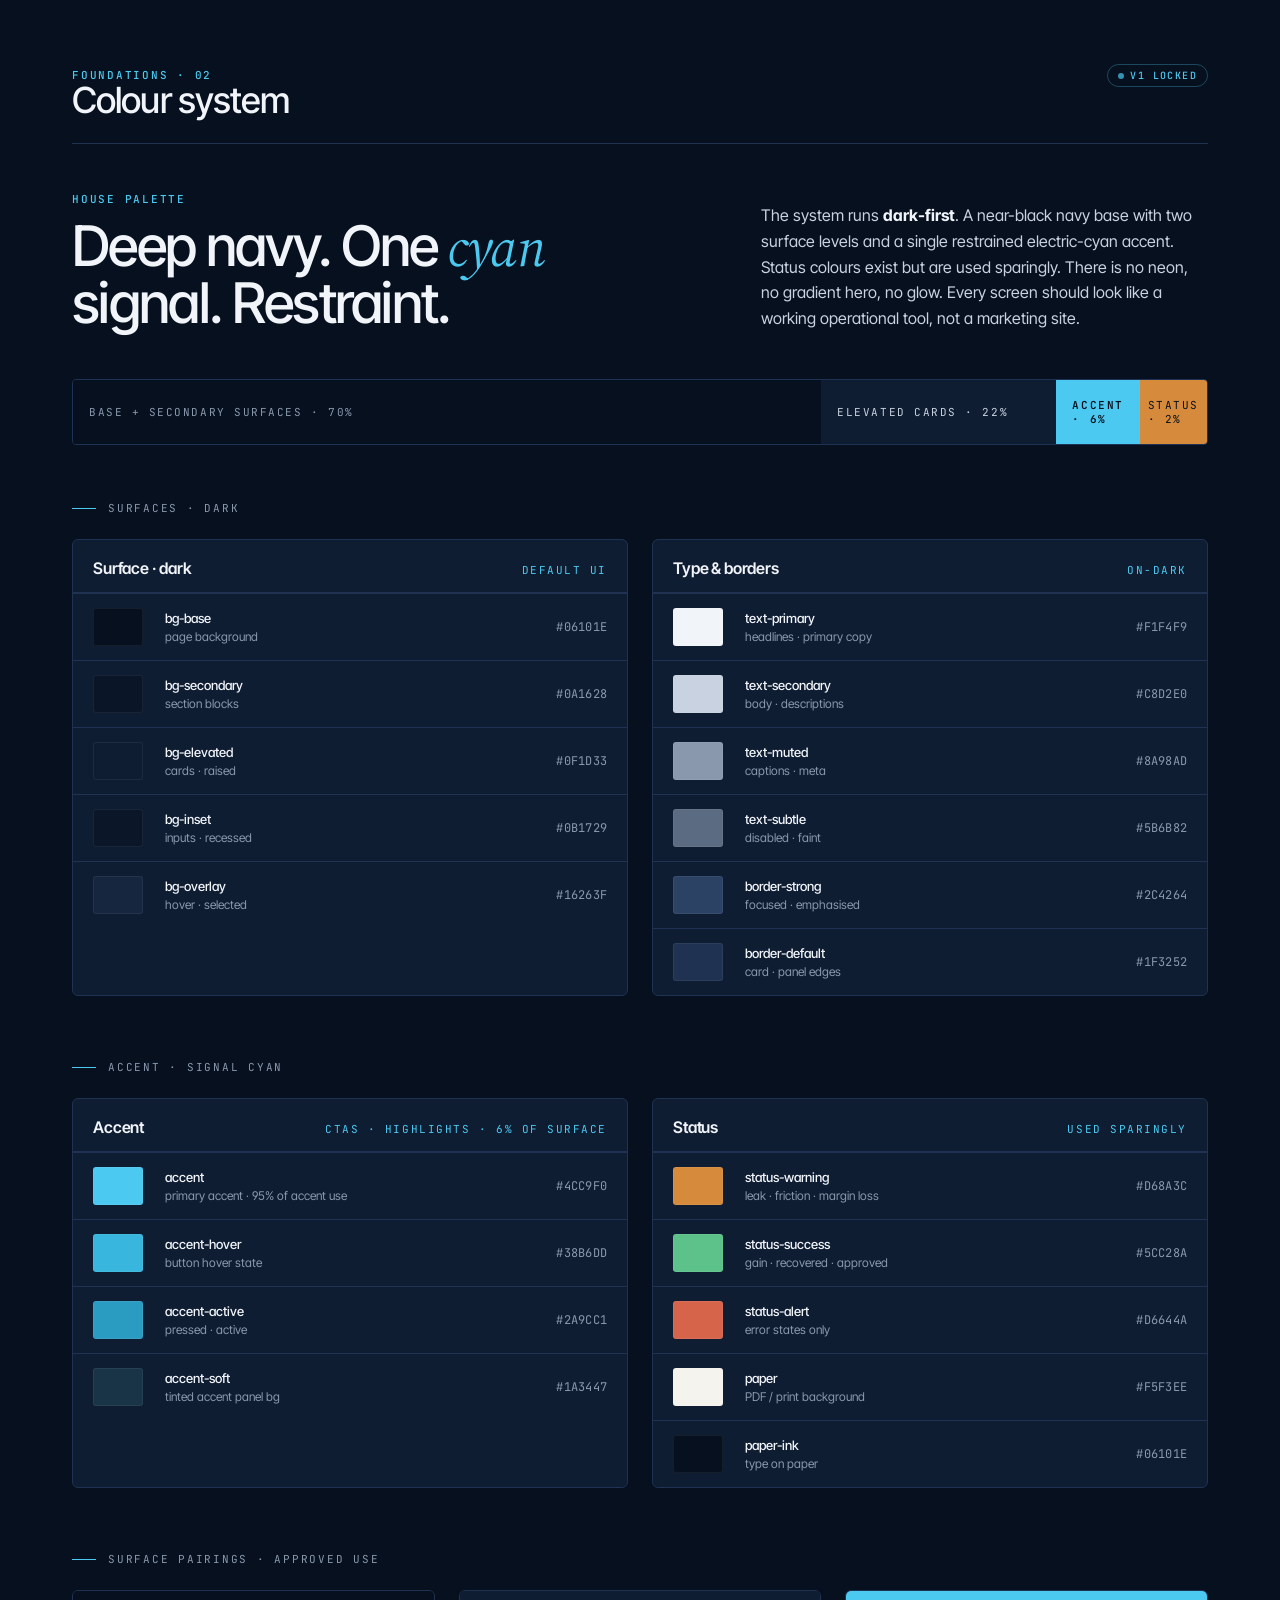
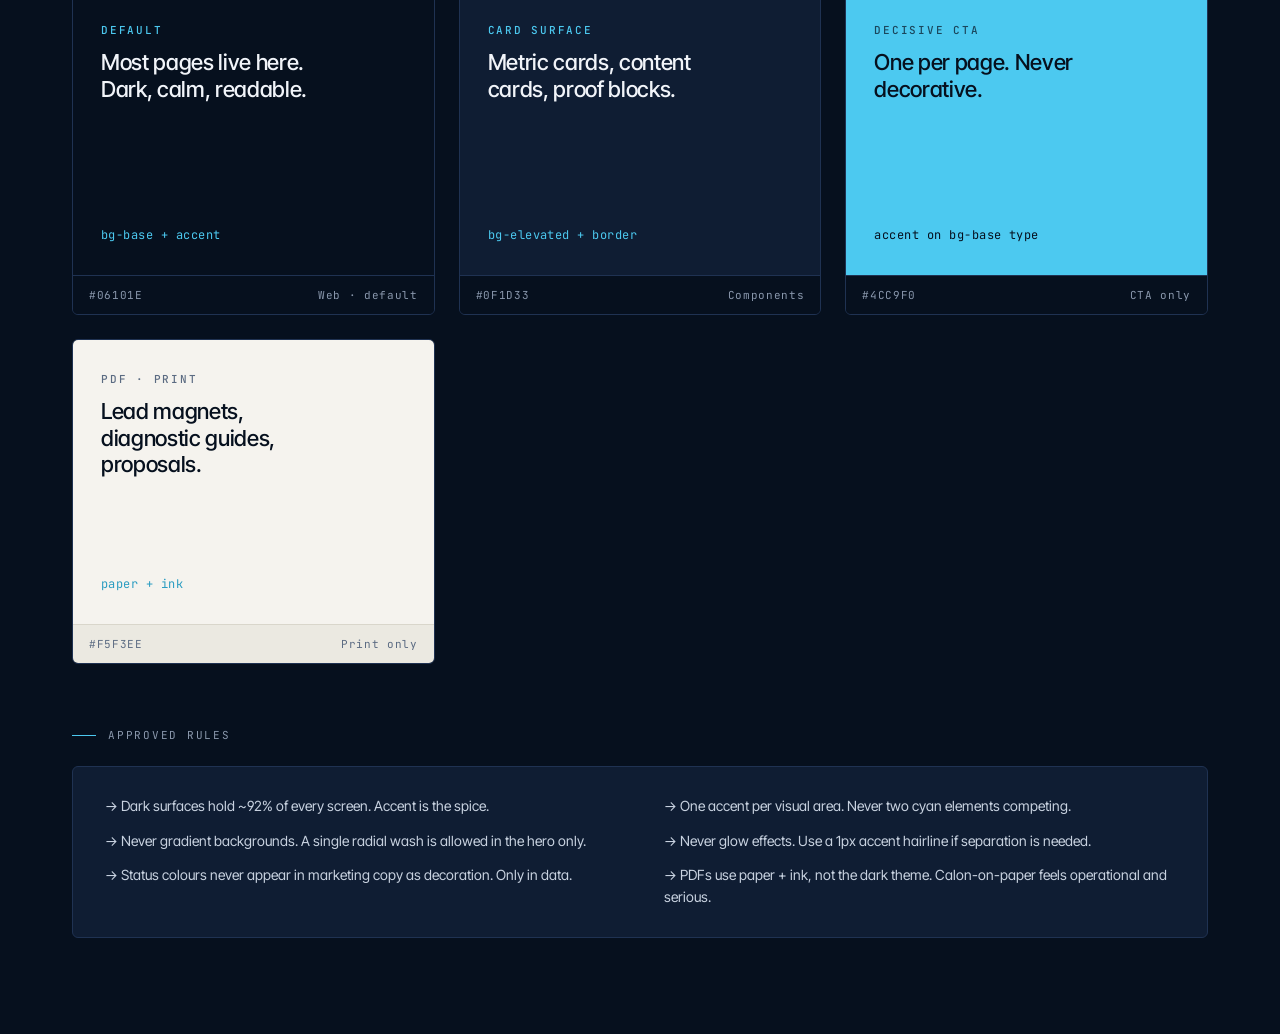
<file: project/uploads/Calon AI - Design System (1)/cards/02-color.html>
<!doctype html>
<html lang="en">
<head>
<meta charset="utf-8">
<title>Calon — Color · v1</title>
<link rel="stylesheet" href="../tokens.css">
<link rel="stylesheet" href="../card-shell.css">
<style>
  body { margin: 0; }
  .intro {
    display: grid; grid-template-columns: 1.4fr 1fr; gap: 64px; align-items: end;
    margin-bottom: 48px;
  }
  .intro h2 {
    font-size: 56px; line-height: 1.0; letter-spacing: -0.03em;
    font-weight: 500; color: var(--text-primary); margin: 12px 0 0; max-width: 18ch;
  }
  .intro h2 em { font-family: var(--font-serif); font-style: italic; color: var(--accent); font-weight: 400; }
  .intro p { color: var(--text-secondary); font-size: 16px; line-height: 1.6; margin: 0; max-width: 50ch; }

  .ratio {
    display: grid; grid-template-columns: 70fr 22fr 6fr 2fr;
    height: 64px; border-radius: 4px; overflow: hidden; margin-bottom: 56px;
    border: 1px solid var(--border-default);
  }
  .ratio div {
    display: flex; align-items: center; padding: 0 16px;
    font-family: var(--font-mono); font-size: 11px; letter-spacing: 0.14em; text-transform: uppercase;
  }
  .ratio .r-base   { background: var(--bg-base); color: var(--text-muted); }
  .ratio .r-elev   { background: var(--bg-elevated); color: var(--text-secondary); }
  .ratio .r-accent { background: var(--accent); color: var(--bg-base); font-weight: 600; }
  .ratio .r-warn   { background: var(--status-warning); color: var(--bg-base); padding: 0 8px; }

  .families { display: grid; grid-template-columns: 1fr 1fr; gap: 24px; }
  .family { border: 1px solid var(--border-default); background: var(--bg-elevated); border-radius: 6px; overflow: hidden; }
  .family header {
    padding: 18px 20px 14px; border-bottom: 1px solid var(--border-default);
    display: flex; justify-content: space-between; align-items: baseline;
  }
  .family header h3 { margin: 0; font-size: 16px; font-weight: 600; color: var(--text-primary); letter-spacing: -0.01em; }
  .family header .role {
    font-family: var(--font-mono); font-size: 11px; letter-spacing: 0.14em;
    text-transform: uppercase; color: var(--accent);
  }
  .swatch {
    display: grid; grid-template-columns: 56px 1fr 100px;
    gap: 16px; align-items: center;
    padding: 14px 20px; border-top: 1px solid var(--border-default);
  }
  .swatch:first-child { border-top: 0; }
  .chip { width: 48px; height: 36px; border-radius: 3px; border: 1px solid rgba(255,255,255,0.06); }
  .swatch .name { font-size: 13px; color: var(--text-primary); font-weight: 500; }
  .swatch .name small { display: block; font-weight: 400; color: var(--text-muted); margin-top: 3px; font-size: 12px; }
  .swatch .hex { font-family: var(--font-mono); font-size: 12px; color: var(--text-muted); letter-spacing: 0.02em; text-align: right; }

  .pair-grid { display: grid; grid-template-columns: repeat(3, 1fr); gap: 24px; }
  .pair { border-radius: 6px; overflow: hidden; border: 1px solid var(--border-default); }
  .pair-demo {
    padding: 32px 28px; min-height: 220px;
    display: flex; flex-direction: column; justify-content: space-between;
  }
  .pair-demo .eyebrow { margin-bottom: 12px; }
  .pair-demo h4 { font-size: 22px; line-height: 1.2; letter-spacing: -0.015em; font-weight: 500; margin: 0; max-width: 18ch; }
  .pair-demo .stat { margin-top: 16px; font-family: var(--font-mono); font-size: 12px; letter-spacing: 0.04em; }
  .pair-meta {
    padding: 12px 16px; background: var(--bg-base); border-top: 1px solid var(--border-default);
    font-family: var(--font-mono); font-size: 11px; letter-spacing: 0.06em; color: var(--text-muted);
    display: flex; justify-content: space-between;
  }

  .demo-base   { background: var(--bg-base); color: var(--text-primary); }
  .demo-elev   { background: var(--bg-elevated); color: var(--text-primary); }
  .demo-elev .eyebrow { color: var(--accent); }
  .demo-accent { background: var(--accent); color: var(--bg-base); }
  .demo-accent .eyebrow { color: rgba(6,16,30,0.7); }
  .demo-paper  { background: var(--paper); color: var(--paper-ink); }
  .demo-paper  .eyebrow { color: #5b6b82; }
</style>
</head>
<body class="card-root">
<div class="card-shell">

  <div class="card-header">
    <div>
      <div class="eyebrow accent">Foundations · 02</div>
      <div class="card-title">Colour system</div>
    </div>
    <div style="display: flex; gap: 8px;">
      <span class="status-pill locked">v1 locked</span>
    </div>
  </div>

  <div class="intro">
    <div>
      <div class="eyebrow accent">House palette</div>
      <h2>Deep navy. One <em>cyan</em> signal. Restraint.</h2>
    </div>
    <p>The system runs <strong style="color: var(--text-primary);">dark-first</strong>. A near-black navy base with two surface levels and a single restrained electric-cyan accent. Status colours exist but are used sparingly. There is no neon, no gradient hero, no glow. Every screen should look like a working operational tool, not a marketing site.</p>
  </div>

  <div class="ratio">
    <div class="r-base">Base + secondary surfaces · 70%</div>
    <div class="r-elev">Elevated cards · 22%</div>
    <div class="r-accent">Accent · 6%</div>
    <div class="r-warn">Status · 2%</div>
  </div>

  <section class="card-section">
    <div class="card-section-title">Surfaces · dark</div>
    <div class="families">
      <div class="family">
        <header><h3>Surface · dark</h3><span class="role">Default UI</span></header>
        <div class="swatch"><div class="chip" style="background: var(--bg-base);"></div><div class="name">bg-base<small>page background</small></div><div class="hex">#06101E</div></div>
        <div class="swatch"><div class="chip" style="background: var(--bg-secondary);"></div><div class="name">bg-secondary<small>section blocks</small></div><div class="hex">#0A1628</div></div>
        <div class="swatch"><div class="chip" style="background: var(--bg-elevated);"></div><div class="name">bg-elevated<small>cards · raised</small></div><div class="hex">#0F1D33</div></div>
        <div class="swatch"><div class="chip" style="background: var(--bg-inset);"></div><div class="name">bg-inset<small>inputs · recessed</small></div><div class="hex">#0B1729</div></div>
        <div class="swatch"><div class="chip" style="background: var(--bg-overlay);"></div><div class="name">bg-overlay<small>hover · selected</small></div><div class="hex">#16263F</div></div>
      </div>
      <div class="family">
        <header><h3>Type & borders</h3><span class="role">On-dark</span></header>
        <div class="swatch"><div class="chip" style="background: var(--text-primary);"></div><div class="name">text-primary<small>headlines · primary copy</small></div><div class="hex">#F1F4F9</div></div>
        <div class="swatch"><div class="chip" style="background: var(--text-secondary);"></div><div class="name">text-secondary<small>body · descriptions</small></div><div class="hex">#C8D2E0</div></div>
        <div class="swatch"><div class="chip" style="background: var(--text-muted);"></div><div class="name">text-muted<small>captions · meta</small></div><div class="hex">#8A98AD</div></div>
        <div class="swatch"><div class="chip" style="background: var(--text-subtle);"></div><div class="name">text-subtle<small>disabled · faint</small></div><div class="hex">#5B6B82</div></div>
        <div class="swatch"><div class="chip" style="background: var(--border-strong);"></div><div class="name">border-strong<small>focused · emphasised</small></div><div class="hex">#2C4264</div></div>
        <div class="swatch"><div class="chip" style="background: var(--border-default);"></div><div class="name">border-default<small>card · panel edges</small></div><div class="hex">#1F3252</div></div>
      </div>
    </div>
  </section>

  <section class="card-section">
    <div class="card-section-title">Accent · signal cyan</div>
    <div class="families">
      <div class="family">
        <header><h3>Accent</h3><span class="role">CTAs · highlights · 6% of surface</span></header>
        <div class="swatch"><div class="chip" style="background: var(--accent);"></div><div class="name">accent<small>primary accent · 95% of accent use</small></div><div class="hex">#4CC9F0</div></div>
        <div class="swatch"><div class="chip" style="background: var(--accent-hover);"></div><div class="name">accent-hover<small>button hover state</small></div><div class="hex">#38B6DD</div></div>
        <div class="swatch"><div class="chip" style="background: var(--accent-active);"></div><div class="name">accent-active<small>pressed · active</small></div><div class="hex">#2A9CC1</div></div>
        <div class="swatch"><div class="chip" style="background: var(--accent-soft);"></div><div class="name">accent-soft<small>tinted accent panel bg</small></div><div class="hex">#1A3447</div></div>
      </div>
      <div class="family">
        <header><h3>Status</h3><span class="role">Used sparingly</span></header>
        <div class="swatch"><div class="chip" style="background: var(--status-warning);"></div><div class="name">status-warning<small>leak · friction · margin loss</small></div><div class="hex">#D68A3C</div></div>
        <div class="swatch"><div class="chip" style="background: var(--status-success);"></div><div class="name">status-success<small>gain · recovered · approved</small></div><div class="hex">#5CC28A</div></div>
        <div class="swatch"><div class="chip" style="background: var(--status-alert);"></div><div class="name">status-alert<small>error states only</small></div><div class="hex">#D6644A</div></div>
        <div class="swatch"><div class="chip" style="background: var(--paper);"></div><div class="name">paper<small>PDF / print background</small></div><div class="hex">#F5F3EE</div></div>
        <div class="swatch"><div class="chip" style="background: var(--paper-ink);"></div><div class="name">paper-ink<small>type on paper</small></div><div class="hex">#06101E</div></div>
      </div>
    </div>
  </section>

  <section class="card-section">
    <div class="card-section-title">Surface pairings · approved use</div>
    <div class="pair-grid">
      <div class="pair">
        <div class="pair-demo demo-base">
          <div><div class="eyebrow accent">Default</div><h4>Most pages live here. Dark, calm, readable.</h4></div>
          <div class="stat" style="color: var(--accent);">bg-base + accent</div>
        </div>
        <div class="pair-meta"><span>#06101E</span><span>Web · default</span></div>
      </div>
      <div class="pair">
        <div class="pair-demo demo-elev">
          <div><div class="eyebrow">Card surface</div><h4>Metric cards, content cards, proof blocks.</h4></div>
          <div class="stat" style="color: var(--accent);">bg-elevated + border</div>
        </div>
        <div class="pair-meta"><span>#0F1D33</span><span>Components</span></div>
      </div>
      <div class="pair">
        <div class="pair-demo demo-accent">
          <div><div class="eyebrow">Decisive CTA</div><h4>One per page. Never decorative.</h4></div>
          <div class="stat">accent on bg-base type</div>
        </div>
        <div class="pair-meta"><span>#4CC9F0</span><span>CTA only</span></div>
      </div>
      <div class="pair">
        <div class="pair-demo demo-paper">
          <div><div class="eyebrow on-light">PDF · print</div><h4>Lead magnets, diagnostic guides, proposals.</h4></div>
          <div class="stat" style="color: var(--accent-active);">paper + ink</div>
        </div>
        <div class="pair-meta" style="background: #ebe9e1; color: #5b6b82; border-top-color: #d9d6cb;"><span>#F5F3EE</span><span>Print only</span></div>
      </div>
    </div>
  </section>

  <section class="card-section">
    <div class="card-section-title">Approved rules</div>
    <div style="background: var(--bg-elevated); border: 1px solid var(--border-default); border-radius: 6px; padding: 28px 32px;">
      <ul style="list-style: none; padding: 0; margin: 0; display: grid; grid-template-columns: 1fr 1fr; gap: 12px 48px;">
        <li style="font-size: 14px; color: var(--text-secondary); line-height: 1.6;">→ Dark surfaces hold ~92% of every screen. Accent is the spice.</li>
        <li style="font-size: 14px; color: var(--text-secondary); line-height: 1.6;">→ One accent per visual area. Never two cyan elements competing.</li>
        <li style="font-size: 14px; color: var(--text-secondary); line-height: 1.6;">→ Never gradient backgrounds. A single radial wash is allowed in the hero only.</li>
        <li style="font-size: 14px; color: var(--text-secondary); line-height: 1.6;">→ Never glow effects. Use a 1px accent hairline if separation is needed.</li>
        <li style="font-size: 14px; color: var(--text-secondary); line-height: 1.6;">→ Status colours never appear in marketing copy as decoration. Only in data.</li>
        <li style="font-size: 14px; color: var(--text-secondary); line-height: 1.6;">→ PDFs use paper + ink, not the dark theme. Calon-on-paper feels operational and serious.</li>
      </ul>
    </div>
  </section>

</div>
</body>
</html>
</file>
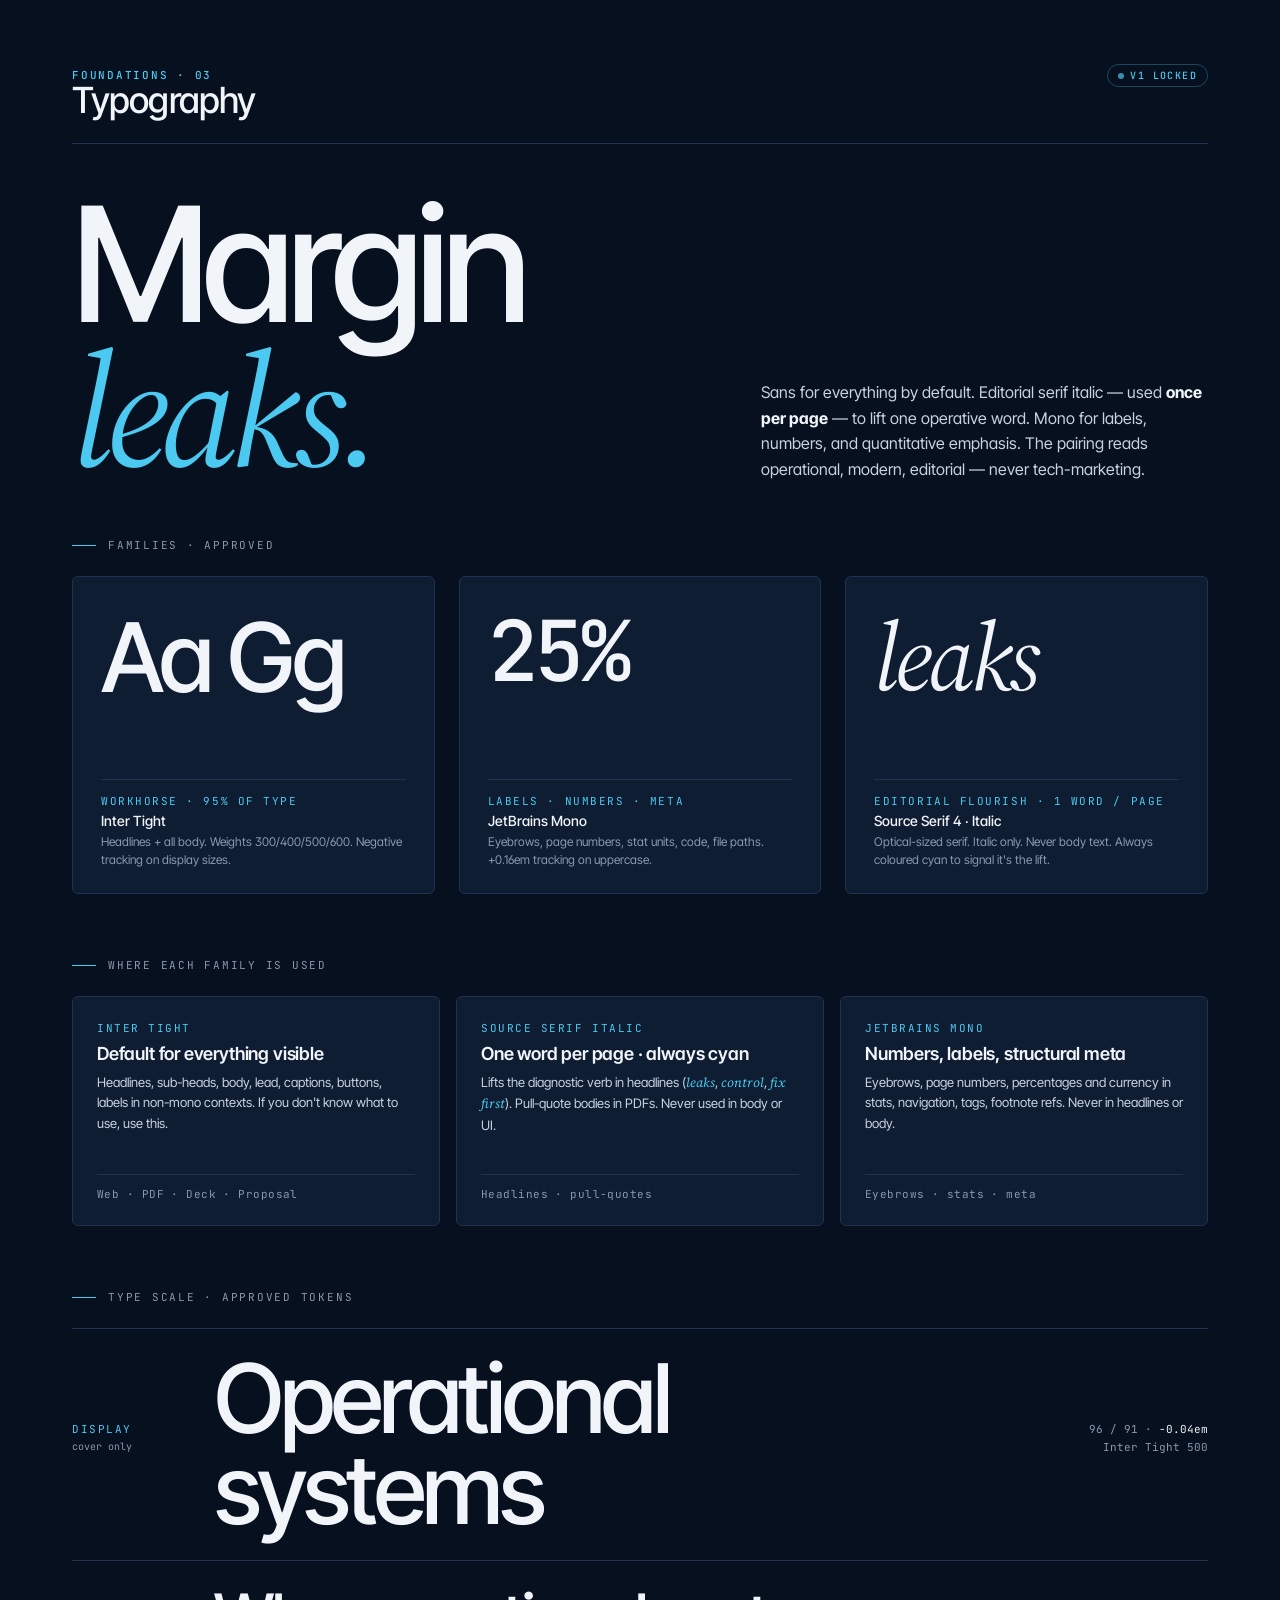
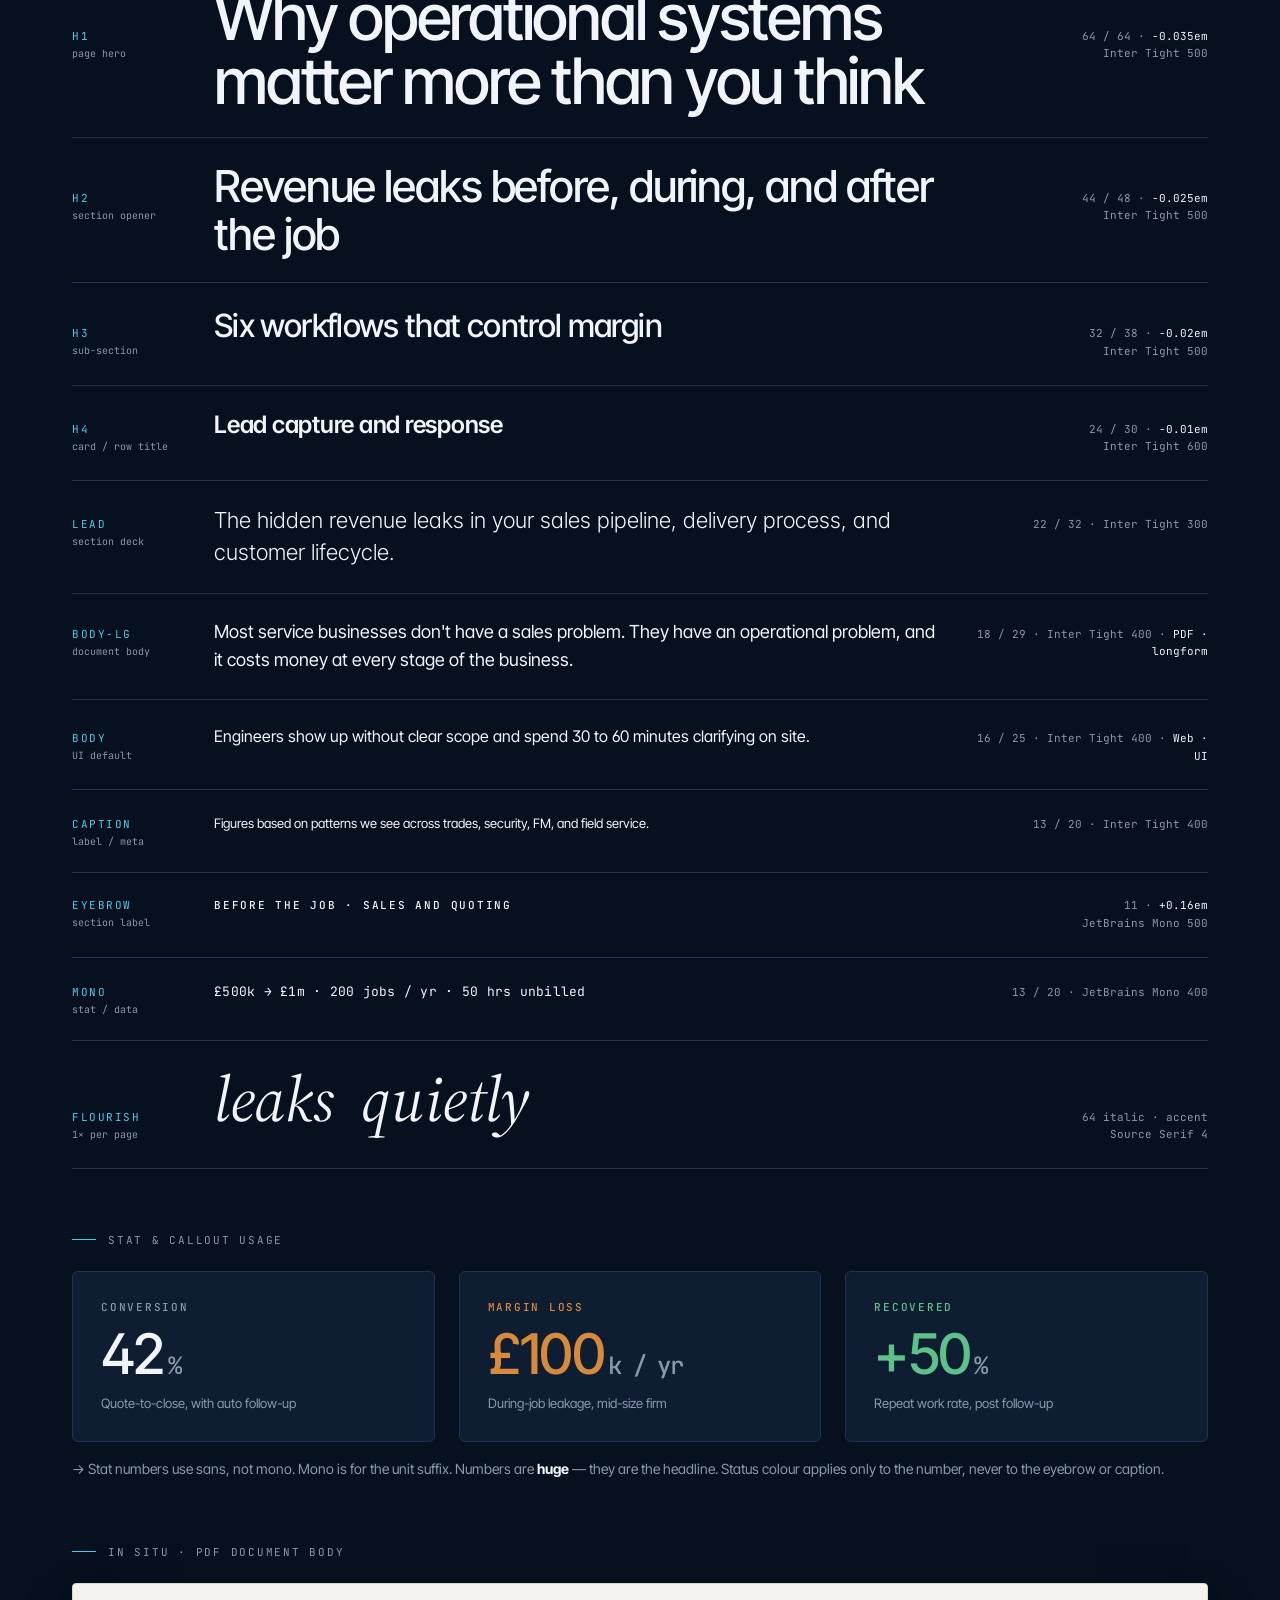
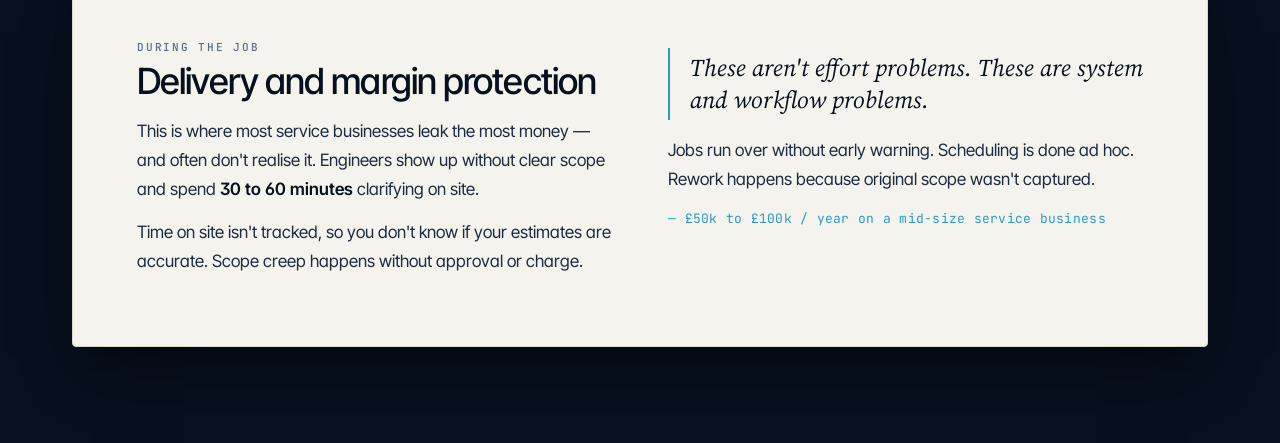
<file: project/uploads/Calon AI - Design System (1)/cards/03-typography.html>
<!doctype html>
<html lang="en">
<head>
<meta charset="utf-8">
<title>Calon — Typography · v1</title>
<link rel="stylesheet" href="../tokens.css">
<link rel="stylesheet" href="../card-shell.css">
<style>
  body { margin: 0; }
  .specimen {
    display: grid; grid-template-columns: 1.4fr 1fr; gap: 64px; align-items: end; margin-bottom: 56px;
  }
  .big {
    font-family: var(--font-sans); font-size: 160px; line-height: 0.9;
    letter-spacing: -0.045em; font-weight: 500; color: var(--text-primary); margin: 0;
  }
  .big em { font-family: var(--font-serif); font-style: italic; color: var(--accent); font-weight: 400; }
  .specimen p { color: var(--text-secondary); font-size: 16px; line-height: 1.6; margin: 0; max-width: 50ch; }

  .families { display: grid; grid-template-columns: repeat(3, 1fr); gap: 24px; margin-bottom: 24px; }
  .fam-card {
    border: 1px solid var(--border-default); background: var(--bg-elevated);
    padding: 32px 28px 24px; border-radius: 6px;
    min-height: 260px;
    display: flex; flex-direction: column; justify-content: space-between;
  }
  .fam-card .glyph {
    font-size: 96px; line-height: 1;
    letter-spacing: -0.04em; font-weight: 500; color: var(--text-primary);
  }
  .fam-card .meta { border-top: 1px solid var(--border-default); padding-top: 14px; }
  .fam-card .role {
    font-family: var(--font-mono); font-size: 11px; letter-spacing: 0.14em;
    text-transform: uppercase; color: var(--accent);
  }
  .fam-card .name { font-size: 14px; font-weight: 500; color: var(--text-primary); margin-top: 4px; }
  .fam-card .sub { font-size: 12px; color: var(--text-muted); margin-top: 4px; line-height: 1.5; }

  /* Type scale */
  .scale { border-top: 1px solid var(--border-default); }
  .scale-row {
    display: grid; grid-template-columns: 110px 1fr 240px;
    align-items: baseline; gap: 32px;
    padding: 24px 0; border-bottom: 1px solid var(--border-default);
  }
  .scale-row .token {
    font-family: var(--font-mono); font-size: 11px; letter-spacing: 0.14em;
    text-transform: uppercase; color: var(--accent);
  }
  .scale-row .token small {
    display: block; color: var(--text-muted); margin-top: 4px;
    font-size: 10px; letter-spacing: 0; text-transform: none;
  }
  .scale-row .specimen-text { color: var(--text-primary); margin: 0; }
  .scale-row .props {
    font-family: var(--font-mono); font-size: 11px; color: var(--text-muted);
    line-height: 1.6; text-align: right;
  }
  .scale-row .props span { color: var(--text-primary); }

  .s-display { font-family: var(--font-sans); font-size: 96px; line-height: 0.95; letter-spacing: -0.04em; font-weight: 500; }
  .s-h1      { font-family: var(--font-sans); font-size: 64px; line-height: 1.0; letter-spacing: -0.035em; font-weight: 500; }
  .s-h2      { font-family: var(--font-sans); font-size: 44px; line-height: 1.1; letter-spacing: -0.025em; font-weight: 500; }
  .s-h3      { font-family: var(--font-sans); font-size: 32px; line-height: 1.2; letter-spacing: -0.02em; font-weight: 500; }
  .s-h4      { font-family: var(--font-sans); font-size: 24px; line-height: 1.25; letter-spacing: -0.01em; font-weight: 600; }
  .s-lead    { font-family: var(--font-sans); font-size: 22px; line-height: 1.45; font-weight: 300; }
  .s-body-lg { font-family: var(--font-sans); font-size: 18px; line-height: 1.6; font-weight: 400; }
  .s-body    { font-family: var(--font-sans); font-size: 16px; line-height: 1.55; font-weight: 400; }
  .s-caption { font-family: var(--font-sans); font-size: 13px; line-height: 1.5; color: var(--text-muted); }
  .s-eyebrow { font-family: var(--font-mono); font-size: 11px; letter-spacing: 0.16em; text-transform: uppercase; color: var(--text-muted); font-weight: 500; }
  .s-mono    { font-family: var(--font-mono); font-size: 13px; line-height: 1.5; letter-spacing: 0.02em; }
  .s-serif   { font-family: var(--font-serif); font-style: italic; font-size: 64px; line-height: 1.05; color: var(--accent); font-weight: 400; }

  .doc-spec {
    background: var(--paper); color: var(--paper-ink);
    border: 1px solid var(--paper-line); padding: 56px 64px; border-radius: 4px;
    display: grid; grid-template-columns: 1fr 1fr; gap: 56px;
    box-shadow: var(--shadow-paper);
  }
  .doc-spec .eyebrow { color: #5b6b82; margin-bottom: 8px; }
  .doc-spec h2 { font-size: 36px; line-height: 1.1; letter-spacing: -0.025em; font-weight: 500; color: var(--paper-ink); margin: 0 0 16px; }
  .doc-spec p { font-size: 17px; line-height: 1.7; color: #1c2a3f; margin: 0 0 14px; }
  .doc-spec strong { color: var(--paper-ink); font-weight: 600; }
  .pull { border-left: 2px solid var(--accent-active); padding: 4px 0 4px 20px; margin: 8px 0 16px; }
  .pull p { font-family: var(--font-serif); font-style: italic; font-size: 24px; line-height: 1.35; color: var(--paper-ink); margin: 0; font-weight: 400; }

  /* Where rule */
  .where { display: grid; grid-template-columns: 1fr 1fr 1fr; gap: 16px; }
  .where-tile {
    border: 1px solid var(--border-default); background: var(--bg-elevated);
    border-radius: 6px; padding: 24px; min-height: 180px;
    display: flex; flex-direction: column; gap: 8px;
  }
  .where-tile .lbl {
    font-family: var(--font-mono); font-size: 11px; letter-spacing: 0.14em;
    text-transform: uppercase; color: var(--accent);
  }
  .where-tile h5 { font-size: 18px; color: var(--text-primary); margin: 0; font-weight: 600; letter-spacing: -0.01em; }
  .where-tile p { font-size: 13px; line-height: 1.55; color: var(--text-secondary); margin: 0; }
  .where-tile .uses {
    margin-top: auto;
    font-family: var(--font-mono); font-size: 11px; letter-spacing: 0.04em;
    color: var(--text-muted); padding-top: 12px; border-top: 1px solid var(--border-default);
  }
</style>
</head>
<body class="card-root">
<div class="card-shell">

  <div class="card-header">
    <div>
      <div class="eyebrow accent">Foundations · 03</div>
      <div class="card-title">Typography</div>
    </div>
    <div style="display: flex; gap: 8px;">
      <span class="status-pill locked">v1 locked</span>
    </div>
  </div>

  <div class="specimen">
    <h1 class="big">Margin <em>leaks.</em></h1>
    <p>Sans for everything by default. Editorial serif italic — used <strong style="color: var(--text-primary);">once per page</strong> — to lift one operative word. Mono for labels, numbers, and quantitative emphasis. The pairing reads operational, modern, editorial — never tech-marketing.</p>
  </div>

  <section class="card-section">
    <div class="card-section-title">Families · approved</div>
    <div class="families">
      <div class="fam-card">
        <div class="glyph" style="font-family: var(--font-sans);">Aa Gg</div>
        <div class="meta">
          <div class="role">Workhorse · 95% of type</div>
          <div class="name">Inter Tight</div>
          <div class="sub">Headlines + all body. Weights 300/400/500/600. Negative tracking on display sizes.</div>
        </div>
      </div>
      <div class="fam-card">
        <div class="glyph" style="font-family: var(--font-mono); font-size: 84px;">25%</div>
        <div class="meta">
          <div class="role">Labels · numbers · meta</div>
          <div class="name">JetBrains Mono</div>
          <div class="sub">Eyebrows, page numbers, stat units, code, file paths. +0.16em tracking on uppercase.</div>
        </div>
      </div>
      <div class="fam-card">
        <div class="glyph" style="font-family: var(--font-serif); font-style: italic; font-weight: 400;">leaks</div>
        <div class="meta">
          <div class="role">Editorial flourish · 1 word / page</div>
          <div class="name">Source Serif 4 · Italic</div>
          <div class="sub">Optical-sized serif. Italic only. Never body text. Always coloured cyan to signal it's the lift.</div>
        </div>
      </div>
    </div>
  </section>

  <section class="card-section">
    <div class="card-section-title">Where each family is used</div>
    <div class="where">
      <div class="where-tile">
        <div class="lbl">Inter Tight</div>
        <h5>Default for everything visible</h5>
        <p>Headlines, sub-heads, body, lead, captions, buttons, labels in non-mono contexts. If you don't know what to use, use this.</p>
        <div class="uses">Web · PDF · Deck · Proposal</div>
      </div>
      <div class="where-tile">
        <div class="lbl">Source Serif Italic</div>
        <h5>One word per page · always cyan</h5>
        <p>Lifts the diagnostic verb in headlines (<em style="font-family: var(--font-serif); color: var(--accent);">leaks</em>, <em style="font-family: var(--font-serif); color: var(--accent);">control</em>, <em style="font-family: var(--font-serif); color: var(--accent);">fix first</em>). Pull-quote bodies in PDFs. Never used in body or UI.</p>
        <div class="uses">Headlines · pull-quotes</div>
      </div>
      <div class="where-tile">
        <div class="lbl">JetBrains Mono</div>
        <h5>Numbers, labels, structural meta</h5>
        <p>Eyebrows, page numbers, percentages and currency in stats, navigation, tags, footnote refs. Never in headlines or body.</p>
        <div class="uses">Eyebrows · stats · meta</div>
      </div>
    </div>
  </section>

  <section class="card-section">
    <div class="card-section-title">Type scale · approved tokens</div>
    <div class="scale">
      <div class="scale-row"><div class="token">display<small>cover only</small></div><p class="specimen-text s-display">Operational systems</p><div class="props">96 / 91 · <span>−0.04em</span><br>Inter Tight 500</div></div>
      <div class="scale-row"><div class="token">h1<small>page hero</small></div><p class="specimen-text s-h1">Why operational systems matter more than you think</p><div class="props">64 / 64 · <span>−0.035em</span><br>Inter Tight 500</div></div>
      <div class="scale-row"><div class="token">h2<small>section opener</small></div><p class="specimen-text s-h2">Revenue leaks before, during, and after the job</p><div class="props">44 / 48 · <span>−0.025em</span><br>Inter Tight 500</div></div>
      <div class="scale-row"><div class="token">h3<small>sub-section</small></div><p class="specimen-text s-h3">Six workflows that control margin</p><div class="props">32 / 38 · <span>−0.02em</span><br>Inter Tight 500</div></div>
      <div class="scale-row"><div class="token">h4<small>card / row title</small></div><p class="specimen-text s-h4">Lead capture and response</p><div class="props">24 / 30 · <span>−0.01em</span><br>Inter Tight 600</div></div>
      <div class="scale-row"><div class="token">lead<small>section deck</small></div><p class="specimen-text s-lead">The hidden revenue leaks in your sales pipeline, delivery process, and customer lifecycle.</p><div class="props">22 / 32 · Inter Tight 300</div></div>
      <div class="scale-row"><div class="token">body-lg<small>document body</small></div><p class="specimen-text s-body-lg">Most service businesses don't have a sales problem. They have an operational problem, and it costs money at every stage of the business.</p><div class="props">18 / 29 · Inter Tight 400 · <span>PDF · longform</span></div></div>
      <div class="scale-row"><div class="token">body<small>UI default</small></div><p class="specimen-text s-body">Engineers show up without clear scope and spend 30 to 60 minutes clarifying on site.</p><div class="props">16 / 25 · Inter Tight 400 · <span>Web · UI</span></div></div>
      <div class="scale-row"><div class="token">caption<small>label / meta</small></div><p class="specimen-text s-caption">Figures based on patterns we see across trades, security, FM, and field service.</p><div class="props">13 / 20 · Inter Tight 400</div></div>
      <div class="scale-row"><div class="token">eyebrow<small>section label</small></div><p class="specimen-text s-eyebrow">Before the job · sales and quoting</p><div class="props">11 · <span>+0.16em</span><br>JetBrains Mono 500</div></div>
      <div class="scale-row"><div class="token">mono<small>stat / data</small></div><p class="specimen-text s-mono">£500k → £1m · 200 jobs / yr · 50 hrs unbilled</p><div class="props">13 / 20 · JetBrains Mono 400</div></div>
      <div class="scale-row"><div class="token">flourish<small>1× per page</small></div><p class="specimen-text s-serif">leaks &nbsp;quietly</p><div class="props">64 italic · accent<br>Source Serif 4</div></div>
    </div>
  </section>

  <section class="card-section">
    <div class="card-section-title">Stat & callout usage</div>
    <div style="display: grid; grid-template-columns: repeat(3, 1fr); gap: 24px;">
      <div style="background: var(--bg-elevated); border: 1px solid var(--border-default); border-radius: 6px; padding: 28px;">
        <div class="s-eyebrow" style="margin-bottom: 12px;">Conversion</div>
        <div style="font-family: var(--font-sans); font-size: 56px; line-height: 1; letter-spacing: -0.03em; font-weight: 500; color: var(--text-primary);">42<span style="font-family: var(--font-mono); font-size: 24px; color: var(--text-muted); margin-left: 4px;">%</span></div>
        <div class="s-caption" style="margin-top: 12px;">Quote-to-close, with auto follow-up</div>
      </div>
      <div style="background: var(--bg-elevated); border: 1px solid var(--border-default); border-radius: 6px; padding: 28px;">
        <div class="s-eyebrow" style="margin-bottom: 12px; color: var(--status-warning);">Margin loss</div>
        <div style="font-family: var(--font-sans); font-size: 56px; line-height: 1; letter-spacing: -0.03em; font-weight: 500; color: var(--status-warning);">£100<span style="font-family: var(--font-mono); font-size: 24px; color: var(--text-muted); margin-left: 4px;">k / yr</span></div>
        <div class="s-caption" style="margin-top: 12px;">During-job leakage, mid-size firm</div>
      </div>
      <div style="background: var(--bg-elevated); border: 1px solid var(--border-default); border-radius: 6px; padding: 28px;">
        <div class="s-eyebrow" style="margin-bottom: 12px; color: var(--status-success);">Recovered</div>
        <div style="font-family: var(--font-sans); font-size: 56px; line-height: 1; letter-spacing: -0.03em; font-weight: 500; color: var(--status-success);">+50<span style="font-family: var(--font-mono); font-size: 24px; color: var(--text-muted); margin-left: 4px;">%</span></div>
        <div class="s-caption" style="margin-top: 12px;">Repeat work rate, post follow-up</div>
      </div>
    </div>
    <p style="font-size: 14px; color: var(--text-muted); line-height: 1.6; margin: 16px 0 0;">→ Stat numbers use sans, not mono. Mono is for the unit suffix. Numbers are <strong style="color: var(--text-primary);">huge</strong> — they are the headline. Status colour applies only to the number, never to the eyebrow or caption.</p>
  </section>

  <section class="card-section">
    <div class="card-section-title">In situ · PDF document body</div>
    <div class="doc-spec">
      <div>
        <div class="eyebrow on-light">During the job</div>
        <h2>Delivery and margin protection</h2>
        <p>This is where most service businesses leak the most money — and often don't realise it. Engineers show up without clear scope and spend <strong>30 to 60 minutes</strong> clarifying on site.</p>
        <p>Time on site isn't tracked, so you don't know if your estimates are accurate. Scope creep happens without approval or charge.</p>
      </div>
      <div>
        <div class="pull"><p>These aren't effort problems. These are system and workflow problems.</p></div>
        <p>Jobs run over without early warning. Scheduling is done ad hoc. Rework happens because original scope wasn't captured.</p>
        <p style="font-family: var(--font-mono); font-size: 13px; color: var(--accent-active); letter-spacing: 0.02em;">— £50k to £100k / year on a mid-size service business</p>
      </div>
    </div>
  </section>

</div>
</body>
</html>
</file>
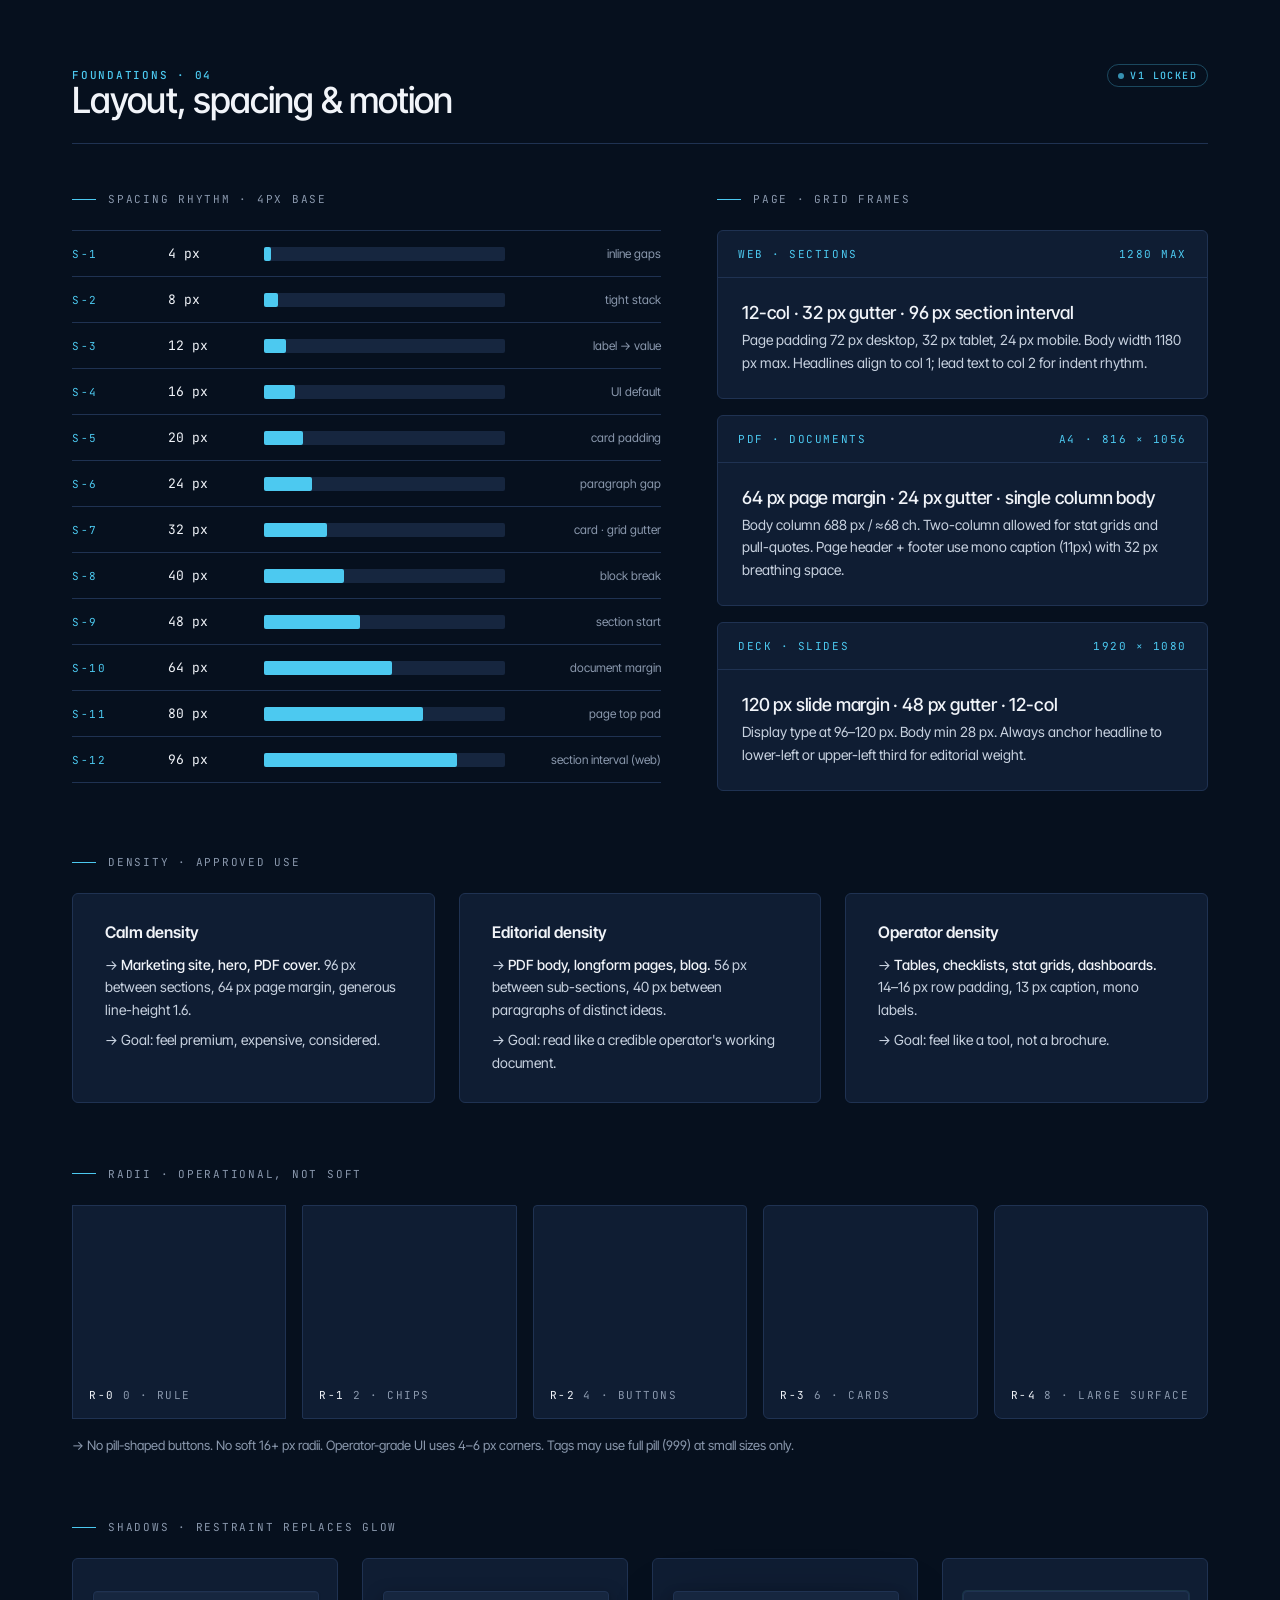
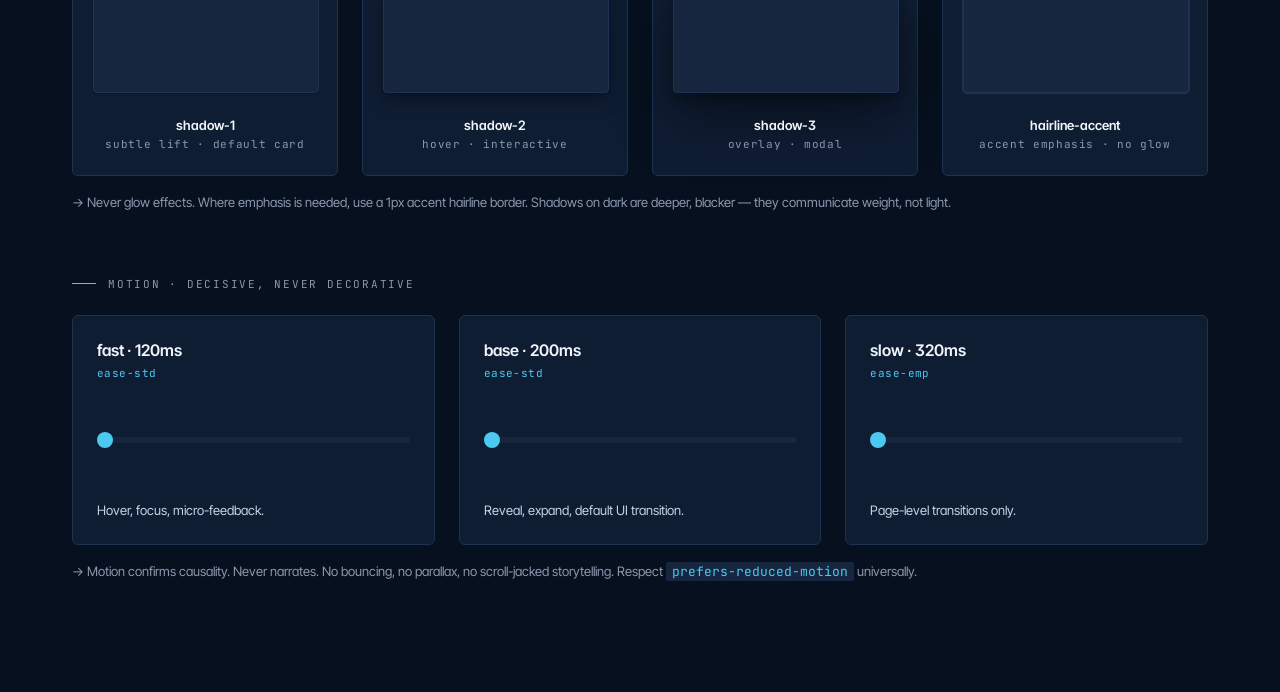
<file: project/uploads/Calon AI - Design System (1)/cards/04-spacing-motion.html>
<!doctype html>
<html lang="en">
<head>
<meta charset="utf-8">
<title>Calon — Layout, Spacing & Motion · v1</title>
<link rel="stylesheet" href="../tokens.css">
<link rel="stylesheet" href="../card-shell.css">
<style>
  body { margin: 0; }
  .grid-2 { display: grid; grid-template-columns: 1.2fr 1fr; gap: 56px; }
  .grid-3 { display: grid; grid-template-columns: repeat(3, 1fr); gap: 24px; }
  .grid-4 { display: grid; grid-template-columns: repeat(4, 1fr); gap: 16px; }

  /* Spacing scale */
  .scale-table { border-top: 1px solid var(--border-default); }
  .scale-row {
    display: grid; grid-template-columns: 80px 80px 1fr 140px;
    align-items: center; gap: 16px;
    padding: 14px 0; border-bottom: 1px solid var(--border-default);
  }
  .scale-row .token { font-family: var(--font-mono); font-size: 11px; letter-spacing: 0.14em; text-transform: uppercase; color: var(--accent); }
  .scale-row .px { font-family: var(--font-mono); font-size: 13px; color: var(--text-primary); }
  .scale-row .bar-wrap { background: var(--bg-overlay); height: 14px; border-radius: 2px; }
  .scale-row .bar { height: 100%; background: var(--accent); border-radius: 2px; }
  .scale-row .use { font-size: 12px; color: var(--text-muted); text-align: right; }

  /* Radii */
  .radii { display: grid; grid-template-columns: repeat(5, 1fr); gap: 16px; }
  .radius-tile {
    aspect-ratio: 1;
    background: var(--bg-elevated); border: 1px solid var(--border-default);
    display: flex; align-items: flex-end; padding: 16px;
    color: var(--text-primary);
    font-family: var(--font-mono); font-size: 11px; letter-spacing: 0.14em; text-transform: uppercase;
  }
  .radius-tile .meta { color: var(--text-muted); margin-left: 8px; }

  /* Shadows */
  .shadows { display: grid; grid-template-columns: repeat(4, 1fr); gap: 24px; }
  .shadow-tile { background: var(--bg-elevated); border: 1px solid var(--border-default); border-radius: 6px; padding: 32px 20px 24px; text-align: center; }
  .shadow-tile .swatch { width: 100%; height: 100px; background: var(--bg-overlay); border-radius: 4px; margin-bottom: 24px; border: 1px solid var(--border-default); }
  .shadow-tile .name { font-size: 13px; font-weight: 600; color: var(--text-primary); margin-bottom: 4px; }
  .shadow-tile .role { font-family: var(--font-mono); font-size: 11px; color: var(--text-muted); letter-spacing: 0.06em; }

  /* Motion */
  .motion-grid { display: grid; grid-template-columns: repeat(3, 1fr); gap: 24px; }
  .motion-tile {
    border: 1px solid var(--border-default); background: var(--bg-elevated);
    border-radius: 6px; padding: 24px; min-height: 180px;
    display: flex; flex-direction: column; justify-content: space-between;
  }
  .motion-tile h4 { margin: 0 0 6px; font-size: 16px; color: var(--text-primary); font-weight: 600; }
  .motion-tile .meta { font-family: var(--font-mono); font-size: 11px; color: var(--accent); letter-spacing: 0.04em; }
  .motion-track { position: relative; height: 6px; background: var(--bg-overlay); border-radius: 4px; margin: 24px 0; }
  .motion-dot { position: absolute; top: -5px; width: 16px; height: 16px; border-radius: 50%; background: var(--accent); }
  .m-fast .motion-dot { animation: slide var(--dur-fast) var(--ease-std) infinite alternate; }
  .m-base .motion-dot { animation: slide var(--dur-base) var(--ease-std) infinite alternate; }
  .m-slow .motion-dot { animation: slide var(--dur-slow) var(--ease-emp) infinite alternate; }
  @keyframes slide { from { left: 0; } to { left: calc(100% - 16px); } }
  .motion-tile .desc { font-size: 13px; color: var(--text-secondary); line-height: 1.55; }

  /* Layout rules */
  .rules-block { background: var(--bg-elevated); border: 1px solid var(--border-default); border-radius: 6px; padding: 28px 32px; }
  .rules-block h4 { margin: 0 0 12px; font-size: 16px; color: var(--text-primary); font-weight: 600; }
  .rules-block ul { list-style: none; padding: 0; margin: 0; display: grid; gap: 8px; }
  .rules-block li { font-size: 14px; color: var(--text-secondary); line-height: 1.6; }
  .rules-block li b { color: var(--text-primary); font-weight: 500; }

  /* Section frame demo */
  .frame-demo {
    border: 1px solid var(--border-default); border-radius: 6px; overflow: hidden; background: var(--bg-elevated);
  }
  .frame-demo .head {
    padding: 16px 20px; border-bottom: 1px solid var(--border-default);
    font-family: var(--font-mono); font-size: 11px; letter-spacing: 0.14em; text-transform: uppercase; color: var(--accent);
    display: flex; justify-content: space-between;
  }
  .frame-demo .body { padding: 24px; }
  .frame-demo .body h5 { margin: 0 0 6px; font-size: 18px; color: var(--text-primary); font-weight: 500; letter-spacing: -0.01em; }
  .frame-demo .body p { margin: 0; font-size: 14px; color: var(--text-secondary); line-height: 1.6; }
</style>
</head>
<body class="card-root">
<div class="card-shell">

  <div class="card-header">
    <div>
      <div class="eyebrow accent">Foundations · 04</div>
      <div class="card-title">Layout, spacing & motion</div>
    </div>
    <div style="display: flex; gap: 8px;">
      <span class="status-pill locked">v1 locked</span>
    </div>
  </div>

  <section class="card-section">
    <div class="grid-2">
      <div>
        <div class="card-section-title">Spacing rhythm · 4px base</div>
        <div class="scale-table">
          <div class="scale-row"><div class="token">s-1</div><div class="px">4 px</div><div class="bar-wrap"><div class="bar" style="width: 3%"></div></div><div class="use">inline gaps</div></div>
          <div class="scale-row"><div class="token">s-2</div><div class="px">8 px</div><div class="bar-wrap"><div class="bar" style="width: 6%"></div></div><div class="use">tight stack</div></div>
          <div class="scale-row"><div class="token">s-3</div><div class="px">12 px</div><div class="bar-wrap"><div class="bar" style="width: 9%"></div></div><div class="use">label → value</div></div>
          <div class="scale-row"><div class="token">s-4</div><div class="px">16 px</div><div class="bar-wrap"><div class="bar" style="width: 13%"></div></div><div class="use">UI default</div></div>
          <div class="scale-row"><div class="token">s-5</div><div class="px">20 px</div><div class="bar-wrap"><div class="bar" style="width: 16%"></div></div><div class="use">card padding</div></div>
          <div class="scale-row"><div class="token">s-6</div><div class="px">24 px</div><div class="bar-wrap"><div class="bar" style="width: 20%"></div></div><div class="use">paragraph gap</div></div>
          <div class="scale-row"><div class="token">s-7</div><div class="px">32 px</div><div class="bar-wrap"><div class="bar" style="width: 26%"></div></div><div class="use">card · grid gutter</div></div>
          <div class="scale-row"><div class="token">s-8</div><div class="px">40 px</div><div class="bar-wrap"><div class="bar" style="width: 33%"></div></div><div class="use">block break</div></div>
          <div class="scale-row"><div class="token">s-9</div><div class="px">48 px</div><div class="bar-wrap"><div class="bar" style="width: 40%"></div></div><div class="use">section start</div></div>
          <div class="scale-row"><div class="token">s-10</div><div class="px">64 px</div><div class="bar-wrap"><div class="bar" style="width: 53%"></div></div><div class="use">document margin</div></div>
          <div class="scale-row"><div class="token">s-11</div><div class="px">80 px</div><div class="bar-wrap"><div class="bar" style="width: 66%"></div></div><div class="use">page top pad</div></div>
          <div class="scale-row"><div class="token">s-12</div><div class="px">96 px</div><div class="bar-wrap"><div class="bar" style="width: 80%"></div></div><div class="use">section interval (web)</div></div>
        </div>
      </div>

      <div>
        <div class="card-section-title">Page · grid frames</div>
        <div style="display: grid; gap: 16px;">
          <div class="frame-demo">
            <div class="head"><span>Web · sections</span><span>1280 max</span></div>
            <div class="body">
              <h5>12-col · 32 px gutter · 96 px section interval</h5>
              <p>Page padding 72 px desktop, 32 px tablet, 24 px mobile. Body width 1180 px max. Headlines align to col 1; lead text to col 2 for indent rhythm.</p>
            </div>
          </div>
          <div class="frame-demo">
            <div class="head"><span>PDF · documents</span><span>A4 · 816 × 1056</span></div>
            <div class="body">
              <h5>64 px page margin · 24 px gutter · single column body</h5>
              <p>Body column 688 px / ≈68 ch. Two-column allowed for stat grids and pull-quotes. Page header + footer use mono caption (11px) with 32 px breathing space.</p>
            </div>
          </div>
          <div class="frame-demo">
            <div class="head"><span>Deck · slides</span><span>1920 × 1080</span></div>
            <div class="body">
              <h5>120 px slide margin · 48 px gutter · 12-col</h5>
              <p>Display type at 96–120 px. Body min 28 px. Always anchor headline to lower-left or upper-left third for editorial weight.</p>
            </div>
          </div>
        </div>
      </div>
    </div>
  </section>

  <section class="card-section">
    <div class="card-section-title">Density · approved use</div>
    <div class="grid-3">
      <div class="rules-block">
        <h4>Calm density</h4>
        <ul>
          <li>→ <b>Marketing site, hero, PDF cover.</b> 96 px between sections, 64 px page margin, generous line-height 1.6.</li>
          <li>→ Goal: feel premium, expensive, considered.</li>
        </ul>
      </div>
      <div class="rules-block">
        <h4>Editorial density</h4>
        <ul>
          <li>→ <b>PDF body, longform pages, blog.</b> 56 px between sub-sections, 40 px between paragraphs of distinct ideas.</li>
          <li>→ Goal: read like a credible operator's working document.</li>
        </ul>
      </div>
      <div class="rules-block">
        <h4>Operator density</h4>
        <ul>
          <li>→ <b>Tables, checklists, stat grids, dashboards.</b> 14–16 px row padding, 13 px caption, mono labels.</li>
          <li>→ Goal: feel like a tool, not a brochure.</li>
        </ul>
      </div>
    </div>
  </section>

  <section class="card-section">
    <div class="card-section-title">Radii · operational, not soft</div>
    <div class="radii">
      <div class="radius-tile" style="border-radius: 0;">r-0 <span class="meta">0 · rule</span></div>
      <div class="radius-tile" style="border-radius: 2px;">r-1 <span class="meta">2 · chips</span></div>
      <div class="radius-tile" style="border-radius: 4px;">r-2 <span class="meta">4 · buttons</span></div>
      <div class="radius-tile" style="border-radius: 6px;">r-3 <span class="meta">6 · cards</span></div>
      <div class="radius-tile" style="border-radius: 8px;">r-4 <span class="meta">8 · large surface</span></div>
    </div>
    <p style="font-size: 13px; color: var(--text-muted); margin-top: 16px; line-height: 1.6;">→ No pill-shaped buttons. No soft 16+ px radii. Operator-grade UI uses 4–6 px corners. Tags may use full pill (999) at small sizes only.</p>
  </section>

  <section class="card-section">
    <div class="card-section-title">Shadows · restraint replaces glow</div>
    <div class="shadows">
      <div class="shadow-tile">
        <div class="swatch" style="box-shadow: var(--shadow-1);"></div>
        <div class="name">shadow-1</div>
        <div class="role">subtle lift · default card</div>
      </div>
      <div class="shadow-tile">
        <div class="swatch" style="box-shadow: var(--shadow-2);"></div>
        <div class="name">shadow-2</div>
        <div class="role">hover · interactive</div>
      </div>
      <div class="shadow-tile">
        <div class="swatch" style="box-shadow: var(--shadow-3);"></div>
        <div class="name">shadow-3</div>
        <div class="role">overlay · modal</div>
      </div>
      <div class="shadow-tile">
        <div class="swatch" style="box-shadow: 0 0 0 1px var(--accent-soft);"></div>
        <div class="name">hairline-accent</div>
        <div class="role">accent emphasis · no glow</div>
      </div>
    </div>
    <p style="font-size: 13px; color: var(--text-muted); margin-top: 16px; line-height: 1.6;">→ Never glow effects. Where emphasis is needed, use a 1px accent hairline border. Shadows on dark are deeper, blacker — they communicate weight, not light.</p>
  </section>

  <section class="card-section">
    <div class="card-section-title">Motion · decisive, never decorative</div>
    <div class="motion-grid">
      <div class="motion-tile m-fast"><div><h4>fast · 120ms</h4><div class="meta">ease-std</div></div><div class="motion-track"><div class="motion-dot"></div></div><div class="desc">Hover, focus, micro-feedback.</div></div>
      <div class="motion-tile m-base"><div><h4>base · 200ms</h4><div class="meta">ease-std</div></div><div class="motion-track"><div class="motion-dot"></div></div><div class="desc">Reveal, expand, default UI transition.</div></div>
      <div class="motion-tile m-slow"><div><h4>slow · 320ms</h4><div class="meta">ease-emp</div></div><div class="motion-track"><div class="motion-dot"></div></div><div class="desc">Page-level transitions only.</div></div>
    </div>
    <p style="font-size: 13px; color: var(--text-muted); margin-top: 16px; line-height: 1.6;">→ Motion confirms causality. Never narrates. No bouncing, no parallax, no scroll-jacked storytelling. Respect <code style="font-family: var(--font-mono); background: var(--bg-overlay); padding: 1px 6px; border-radius: 2px; color: var(--accent);">prefers-reduced-motion</code> universally.</p>
  </section>

</div>
</body>
</html>
</file>
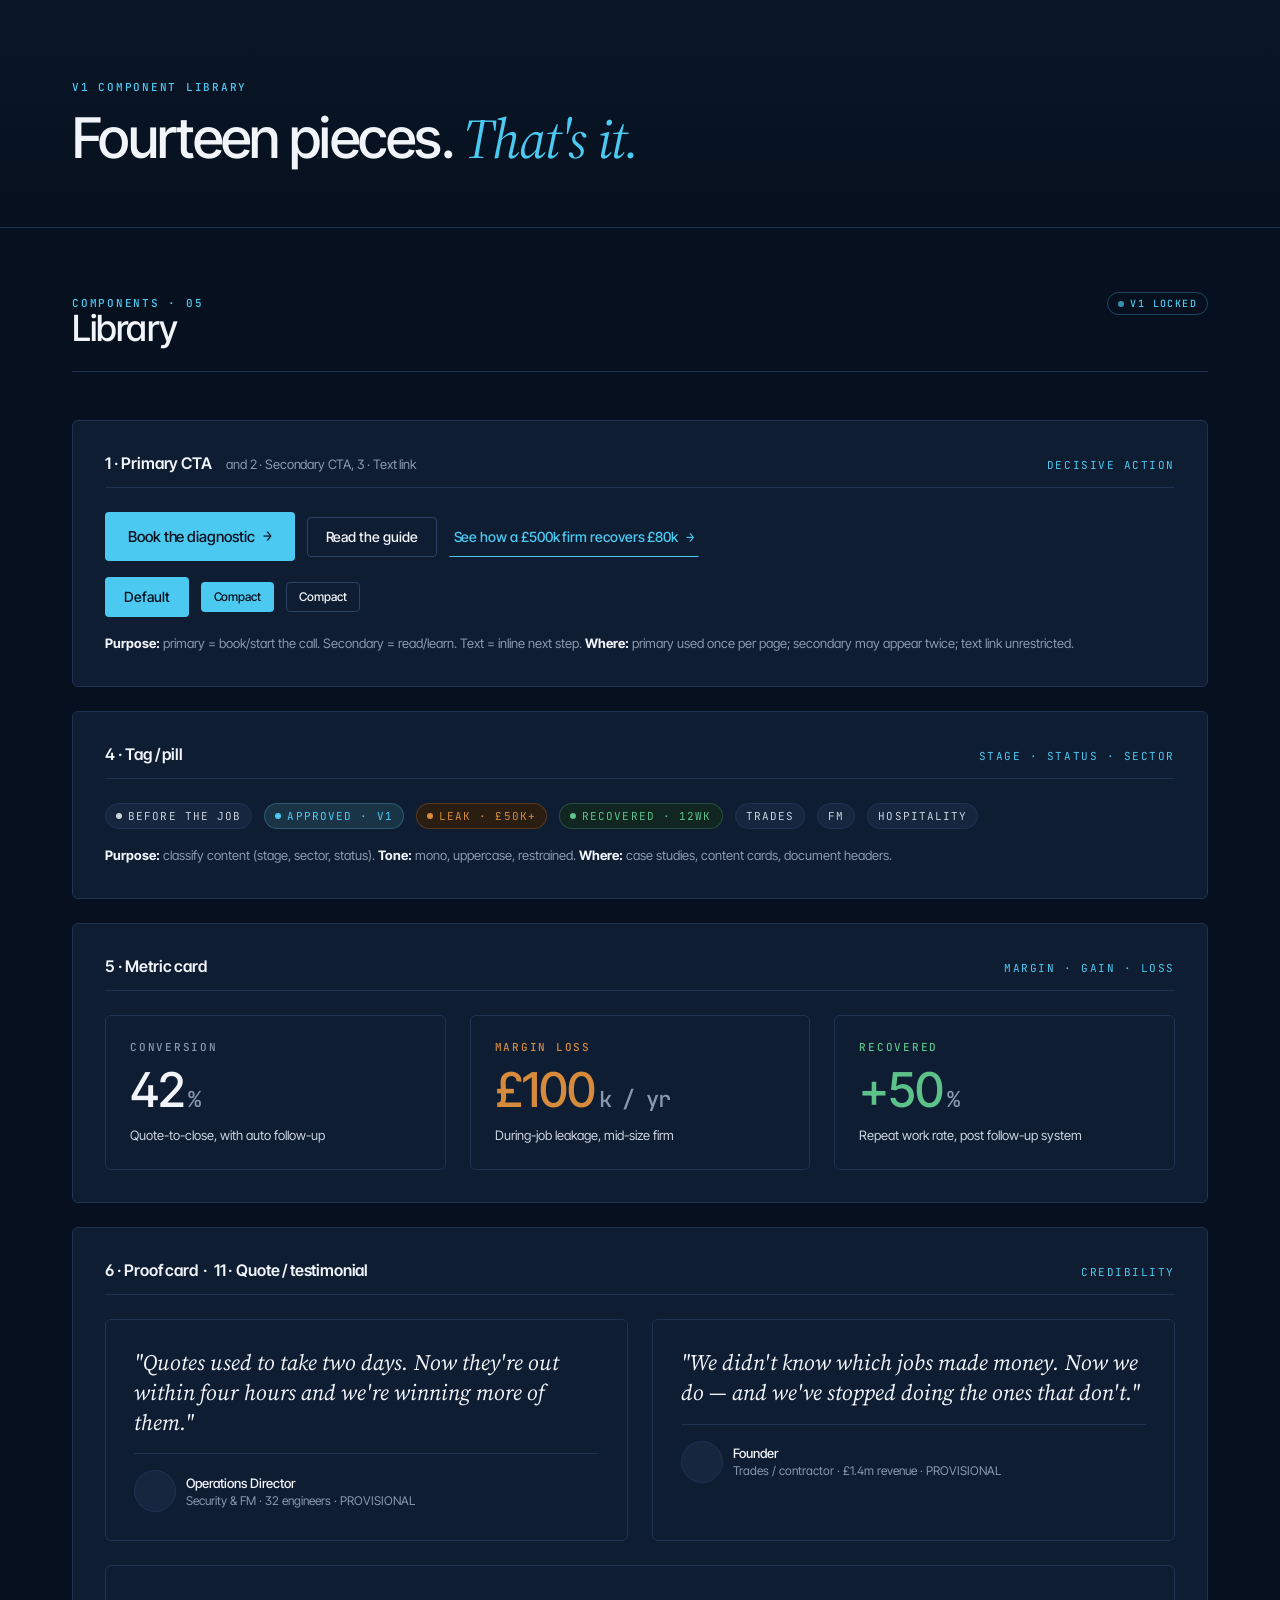
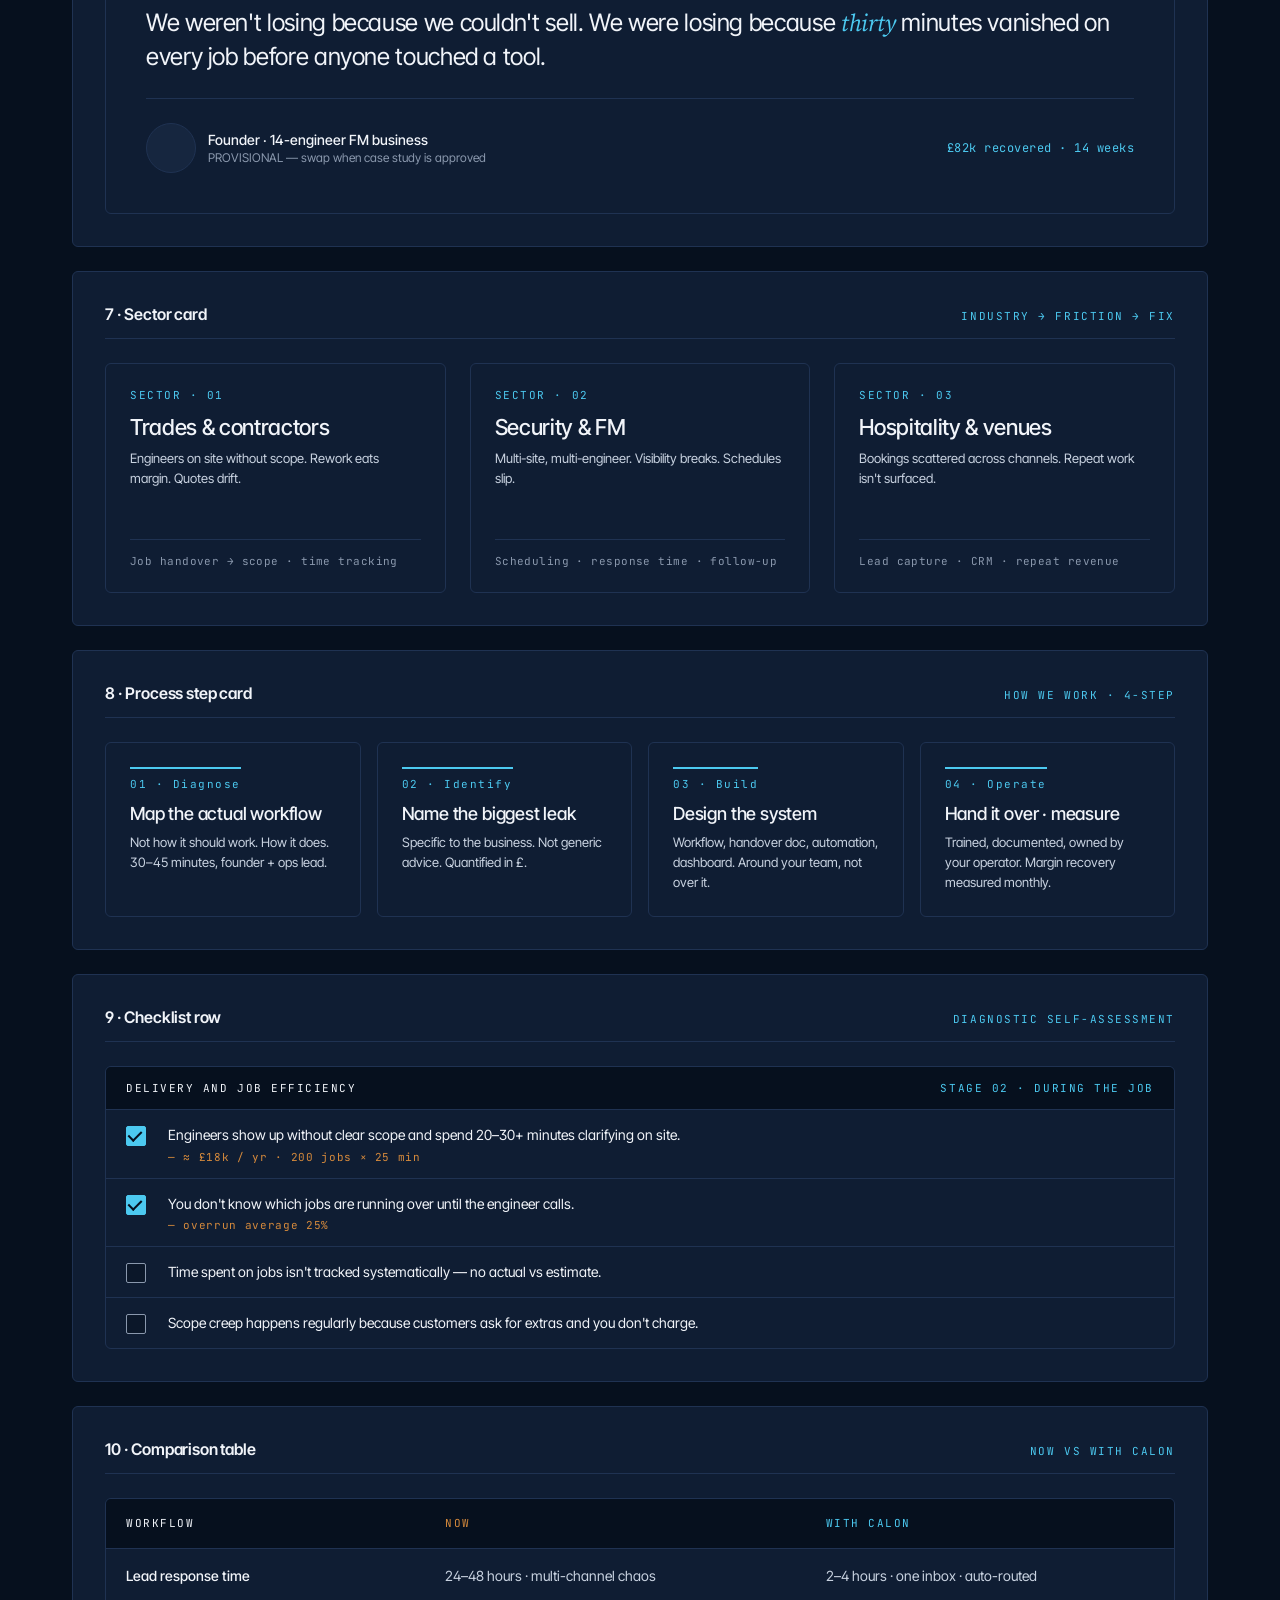
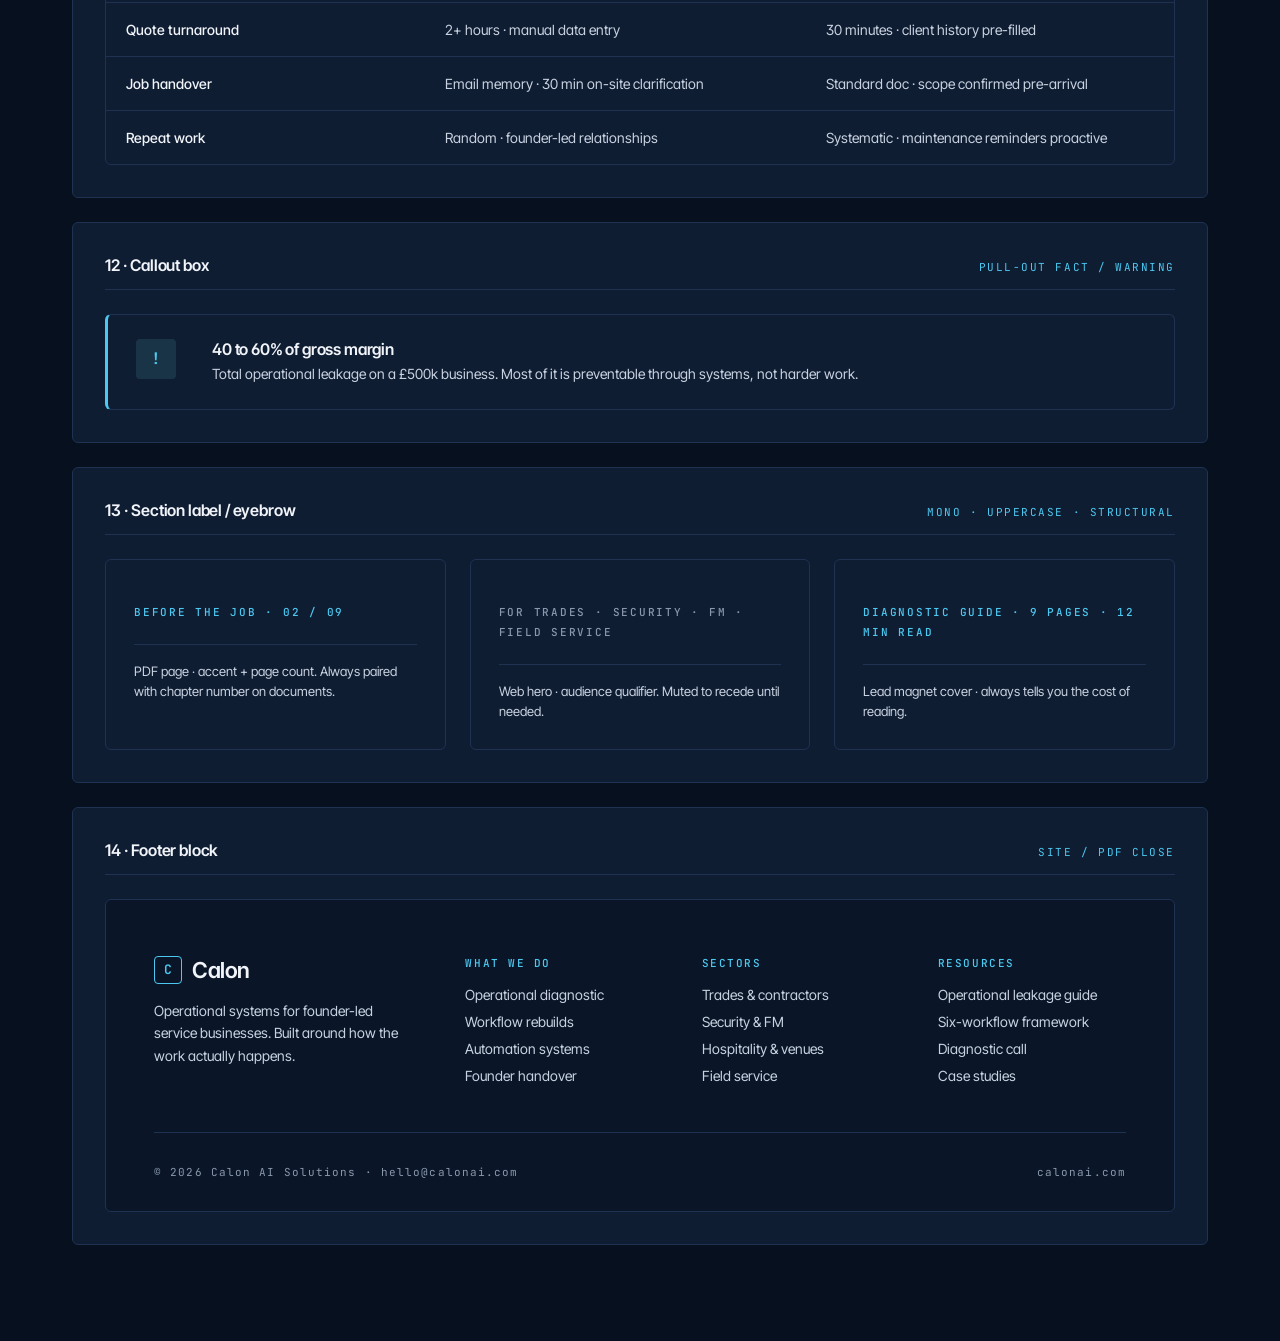
<file: project/uploads/Calon AI - Design System (1)/cards/05-components.html>
<!doctype html>
<html lang="en">
<head>
<meta charset="utf-8">
<title>Calon — Component library · v1</title>
<link rel="stylesheet" href="../tokens.css">
<link rel="stylesheet" href="../card-shell.css">
<style>
  body { margin: 0; }
  .group {
    border: 1px solid var(--border-default); background: var(--bg-elevated);
    border-radius: 6px; padding: 32px;
  }
  .group + .group { margin-top: 24px; }
  .group-head {
    display: flex; justify-content: space-between; align-items: baseline;
    border-bottom: 1px solid var(--border-default);
    padding-bottom: 14px; margin-bottom: 24px;
  }
  .group-head h3 { margin: 0; font-size: 16px; font-weight: 600; color: var(--text-primary); letter-spacing: -0.01em; }
  .group-head h3 small { font-weight: 400; color: var(--text-muted); margin-left: 12px; font-size: 13px; }
  .group-head .role { font-family: var(--font-mono); font-size: 11px; letter-spacing: 0.14em; text-transform: uppercase; color: var(--accent); }

  .row { display: flex; gap: 12px; align-items: center; flex-wrap: wrap; }
  .grid-2 { display: grid; grid-template-columns: 1fr 1fr; gap: 24px; }
  .grid-3 { display: grid; grid-template-columns: repeat(3, 1fr); gap: 24px; }

  /* Buttons */
  .btn {
    display: inline-flex; align-items: center; gap: 8px;
    font-family: var(--font-sans); font-size: 14px; font-weight: 500; line-height: 1;
    padding: 12px 18px; border-radius: 4px; border: 1px solid transparent;
    cursor: pointer; transition: all var(--dur-fast) var(--ease-std);
    letter-spacing: -0.005em;
  }
  .btn-primary { background: var(--accent); color: var(--bg-base); }
  .btn-primary:hover { background: var(--accent-hover); }
  .btn-secondary { background: transparent; color: var(--text-primary); border-color: var(--border-strong); }
  .btn-secondary:hover { background: var(--bg-overlay); border-color: var(--accent); }
  .btn-text { background: transparent; color: var(--accent); padding: 12px 4px; border-radius: 0; border-bottom: 1px solid var(--accent); }
  .btn-text:hover { color: var(--accent-hover); border-bottom-color: var(--accent-hover); }
  .btn-lg { font-size: 15px; padding: 16px 22px; }
  .btn-sm { font-size: 12px; padding: 8px 12px; }
  .btn .arr { font-family: var(--font-mono); font-weight: 400; }

  /* Tag */
  .tag {
    display: inline-flex; align-items: center; gap: 6px;
    font-family: var(--font-mono); font-size: 11px; letter-spacing: 0.1em; text-transform: uppercase;
    padding: 5px 10px; border-radius: 999px;
    background: var(--bg-overlay); color: var(--text-secondary);
    border: 1px solid var(--border-default);
  }
  .tag.accent { background: var(--accent-soft); color: var(--accent); border-color: rgba(76,201,240,0.25); }
  .tag.warn   { background: var(--status-warning-soft); color: var(--status-warning); border-color: rgba(214,138,60,0.25); }
  .tag.success{ background: var(--status-success-soft); color: var(--status-success); border-color: rgba(92,194,138,0.25); }
  .tag .dot { width: 6px; height: 6px; border-radius: 50%; background: currentColor; }

  /* Metric card */
  .metric {
    background: var(--bg-elevated); border: 1px solid var(--border-default);
    border-radius: 6px; padding: 24px;
  }
  .metric .eyebrow { margin-bottom: 12px; }
  .metric .num { font-size: 48px; line-height: 1; letter-spacing: -0.025em; font-weight: 500; color: var(--text-primary); }
  .metric .num .unit { font-family: var(--font-mono); font-size: 22px; color: var(--text-muted); margin-left: 4px; }
  .metric .desc { font-size: 13px; line-height: 1.5; color: var(--text-secondary); margin-top: 12px; }
  .metric.warn .num { color: var(--status-warning); }
  .metric.warn .eyebrow { color: var(--status-warning); }
  .metric.success .num { color: var(--status-success); }
  .metric.success .eyebrow { color: var(--status-success); }

  /* Proof card */
  .proof {
    background: var(--bg-elevated); border: 1px solid var(--border-default); border-radius: 6px;
    padding: 28px; display: flex; flex-direction: column; gap: 16px;
  }
  .proof .quote {
    font-family: var(--font-serif); font-style: italic; font-size: 22px;
    line-height: 1.35; color: var(--text-primary); margin: 0;
  }
  .proof .attribution {
    display: grid; grid-template-columns: 40px 1fr; gap: 12px; align-items: center;
    padding-top: 16px; border-top: 1px solid var(--border-default);
  }
  .proof .ph { width: 40px; height: 40px; border-radius: 999px; background: var(--bg-overlay); border: 1px solid var(--border-default); }
  .proof .who { font-size: 13px; color: var(--text-primary); font-weight: 500; }
  .proof .who small { display: block; color: var(--text-muted); font-weight: 400; margin-top: 2px; font-size: 12px; }

  /* Sector card */
  .sector {
    background: var(--bg-elevated); border: 1px solid var(--border-default); border-radius: 6px;
    padding: 24px; display: flex; flex-direction: column; gap: 8px;
    min-height: 180px;
  }
  .sector .lbl { font-family: var(--font-mono); font-size: 11px; letter-spacing: 0.14em; text-transform: uppercase; color: var(--accent); }
  .sector h4 { margin: 4px 0 0; font-size: 22px; color: var(--text-primary); font-weight: 500; letter-spacing: -0.015em; }
  .sector p { margin: 0; font-size: 13px; color: var(--text-secondary); line-height: 1.55; }
  .sector .frictions {
    margin-top: auto; padding-top: 14px; border-top: 1px solid var(--border-default);
    font-family: var(--font-mono); font-size: 11px; color: var(--text-muted); letter-spacing: 0.04em;
  }

  /* Process step */
  .process { display: grid; grid-template-columns: repeat(4, 1fr); gap: 16px; }
  .step {
    background: var(--bg-elevated); border: 1px solid var(--border-default); border-radius: 6px;
    padding: 24px; display: flex; flex-direction: column; gap: 8px;
    position: relative;
  }
  .step .num {
    font-family: var(--font-mono); font-size: 11px; letter-spacing: 0.14em; color: var(--accent);
    border-top: 2px solid var(--accent); padding-top: 8px; width: fit-content;
  }
  .step h5 { margin: 4px 0 0; font-size: 18px; color: var(--text-primary); font-weight: 500; letter-spacing: -0.01em; }
  .step p { margin: 0; font-size: 13px; line-height: 1.55; color: var(--text-secondary); }

  /* Checklist row */
  .check-block { background: var(--bg-elevated); border: 1px solid var(--border-default); border-radius: 6px; overflow: hidden; }
  .check-block header { background: var(--bg-base); padding: 14px 20px; border-bottom: 1px solid var(--border-default); display: flex; justify-content: space-between; align-items: baseline; font-family: var(--font-mono); font-size: 11px; letter-spacing: 0.14em; text-transform: uppercase; }
  .check-block header .title { color: var(--text-primary); }
  .check-block header .signal { color: var(--accent); }
  .check-row {
    display: grid; grid-template-columns: 28px 1fr; gap: 14px;
    padding: 14px 20px; border-top: 1px solid var(--border-default); align-items: start;
  }
  .check-row:first-of-type { border-top: 0; }
  .check-row .box { width: 18px; height: 18px; border: 1.5px solid var(--text-muted); border-radius: 2px; margin-top: 2px; background: var(--bg-inset); position: relative; }
  .check-row.checked .box { background: var(--accent); border-color: var(--accent); }
  .check-row.checked .box::after { content: ""; position: absolute; left: 4px; top: 1px; width: 6px; height: 11px; border-right: 2px solid var(--bg-base); border-bottom: 2px solid var(--bg-base); transform: rotate(45deg); }
  .check-row p { margin: 0; font-size: 14px; line-height: 1.55; color: var(--text-primary); }
  .check-row .cost { font-family: var(--font-mono); font-size: 11px; letter-spacing: 0.06em; color: var(--status-warning); margin-top: 4px; }

  /* Comparison table */
  .compare { background: var(--bg-elevated); border: 1px solid var(--border-default); border-radius: 6px; overflow: hidden; }
  .compare .row { display: grid; grid-template-columns: 1fr 1.2fr 1.2fr; border-top: 1px solid var(--border-default); }
  .compare .row:first-child { border-top: 0; background: var(--bg-base); }
  .compare .cell { padding: 16px 20px; font-size: 14px; color: var(--text-secondary); line-height: 1.5; }
  .compare .cell.head { font-family: var(--font-mono); font-size: 11px; letter-spacing: 0.14em; text-transform: uppercase; color: var(--text-primary); }
  .compare .cell.head.now { color: var(--status-warning); }
  .compare .cell.head.with { color: var(--accent); }
  .compare .cell.label { font-weight: 500; color: var(--text-primary); }

  /* Callout */
  .callout {
    display: grid; grid-template-columns: 56px 1fr; gap: 20px;
    padding: 24px 28px; border-radius: 6px;
    background: var(--bg-elevated); border: 1px solid var(--border-default);
    border-left: 3px solid var(--accent);
  }
  .callout .icon { width: 40px; height: 40px; border-radius: 4px; background: var(--accent-soft); color: var(--accent); display: flex; align-items: center; justify-content: center; font-family: var(--font-mono); font-weight: 700; }
  .callout h5 { color: var(--text-primary); margin: 0 0 4px; font-size: 16px; font-weight: 600; letter-spacing: -0.01em; }
  .callout p { margin: 0; font-size: 14px; line-height: 1.55; color: var(--text-secondary); }

  /* Quote / testimonial */
  .testimonial {
    background: var(--bg-elevated); border: 1px solid var(--border-default); border-radius: 6px;
    padding: 40px;
  }
  .testimonial blockquote { margin: 0 0 24px; padding: 0; }
  .testimonial blockquote p {
    font-family: var(--font-sans); font-size: 24px; line-height: 1.4; font-weight: 400;
    color: var(--text-primary); margin: 0; letter-spacing: -0.015em;
  }
  .testimonial blockquote em { font-family: var(--font-serif); font-style: italic; color: var(--accent); font-weight: 400; }
  .testimonial cite { display: grid; grid-template-columns: 48px 1fr auto; gap: 14px; align-items: center; font-style: normal; padding-top: 24px; border-top: 1px solid var(--border-default); }
  .testimonial cite .ph { width: 48px; height: 48px; border-radius: 999px; background: var(--bg-overlay); border: 1px solid var(--border-default); }
  .testimonial cite .who { font-size: 14px; color: var(--text-primary); font-weight: 500; }
  .testimonial cite .who small { display: block; color: var(--text-muted); font-weight: 400; margin-top: 2px; font-size: 12px; }
  .testimonial cite .stat { font-family: var(--font-mono); font-size: 12px; color: var(--accent); letter-spacing: 0.04em; }

  /* Eyebrow specimen */
  .eyebrow-spec {
    display: flex; flex-direction: column; gap: 12px;
    padding: 24px;
    background: var(--bg-elevated);
    border: 1px solid var(--border-default);
    border-radius: 6px;
  }
  .eyebrow-spec .label { font-family: var(--font-mono); font-size: 10px; letter-spacing: 0.06em; color: var(--text-muted); }

  /* Footer */
  .footer-block {
    background: var(--bg-secondary); border: 1px solid var(--border-default); border-radius: 6px;
    padding: 56px 48px 32px;
    display: grid; grid-template-columns: 1.4fr 1fr 1fr 1fr; gap: 48px;
  }
  .footer-block h6 { font-family: var(--font-mono); font-size: 11px; letter-spacing: 0.14em; text-transform: uppercase; color: var(--accent); margin: 0 0 16px; font-weight: 500; }
  .footer-block ul { list-style: none; padding: 0; margin: 0; display: grid; gap: 10px; }
  .footer-block li { font-size: 14px; color: var(--text-secondary); }
  .footer-block .brand { display: inline-flex; align-items: center; gap: 10px; font-size: 22px; font-weight: 600; letter-spacing: -0.02em; color: var(--text-primary); margin-bottom: 16px; }
  .footer-block .brand .mk { width: 26px; height: 26px; border: 1.5px solid var(--accent); border-radius: 4px; display: inline-flex; align-items: center; justify-content: center; color: var(--accent); font-family: var(--font-mono); font-size: 13px; font-weight: 600; }
  .footer-block .meta-row { grid-column: 1 / -1; padding-top: 32px; border-top: 1px solid var(--border-default); display: flex; justify-content: space-between; font-family: var(--font-mono); font-size: 11px; letter-spacing: 0.1em; color: var(--text-muted); }

  /* Section label / eyebrow demo */
  .section-label-demo {
    display: grid; grid-template-columns: 1fr 1fr 1fr; gap: 24px;
  }
  .sld {
    background: var(--bg-elevated); border: 1px solid var(--border-default); border-radius: 6px; padding: 28px;
    display: flex; flex-direction: column; gap: 12px;
  }
  .sld .preview { padding: 12px 0; }
  .sld .desc { padding-top: 16px; border-top: 1px solid var(--border-default); font-size: 13px; color: var(--text-secondary); line-height: 1.55; }

  .compendium-head {
    background: linear-gradient(180deg, var(--bg-secondary) 0%, var(--bg-base) 100%);
    margin: -64px -72px 64px; padding: 80px 72px 60px;
    border-bottom: 1px solid var(--border-default);
  }
  .compendium-head h1 {
    font-size: 56px; line-height: 1.0; letter-spacing: -0.03em; font-weight: 500;
    color: var(--text-primary); margin: 16px 0 0; max-width: 18ch;
  }
  .compendium-head h1 em { font-family: var(--font-serif); font-style: italic; color: var(--accent); font-weight: 400; }
</style>
</head>
<body class="card-root">
<div class="card-shell">

  <div class="compendium-head">
    <div class="eyebrow accent">v1 component library</div>
    <h1>Fourteen pieces. <em>That's it.</em></h1>
  </div>

  <div class="card-header">
    <div>
      <div class="eyebrow accent">Components · 05</div>
      <div class="card-title">Library</div>
    </div>
    <div style="display: flex; gap: 8px;">
      <span class="status-pill locked">v1 locked</span>
    </div>
  </div>

  <!-- BUTTONS -->
  <div class="group">
    <div class="group-head"><h3>1 · Primary CTA <small>and 2 · Secondary CTA, 3 · Text link</small></h3><span class="role">Decisive action</span></div>
    <div class="row" style="margin-bottom: 16px;"><button class="btn btn-primary btn-lg">Book the diagnostic <span class="arr">→</span></button><button class="btn btn-secondary">Read the guide</button><a class="btn btn-text">See how a £500k firm recovers £80k <span class="arr">→</span></a></div>
    <div class="row"><button class="btn btn-primary">Default</button><button class="btn btn-primary btn-sm">Compact</button><button class="btn btn-secondary btn-sm">Compact</button></div>
    <p style="font-size: 13px; color: var(--text-muted); margin: 16px 0 0; line-height: 1.6;"><b style="color: var(--text-primary);">Purpose:</b> primary = book/start the call. Secondary = read/learn. Text = inline next step. <b style="color: var(--text-primary);">Where:</b> primary used once per page; secondary may appear twice; text link unrestricted.</p>
  </div>

  <!-- TAGS -->
  <div class="group">
    <div class="group-head"><h3>4 · Tag / pill</h3><span class="role">Stage · status · sector</span></div>
    <div class="row">
      <span class="tag"><span class="dot"></span>Before the job</span>
      <span class="tag accent"><span class="dot"></span>Approved · v1</span>
      <span class="tag warn"><span class="dot"></span>Leak · £50k+</span>
      <span class="tag success"><span class="dot"></span>Recovered · 12wk</span>
      <span class="tag">Trades</span>
      <span class="tag">FM</span>
      <span class="tag">Hospitality</span>
    </div>
    <p style="font-size: 13px; color: var(--text-muted); margin: 16px 0 0; line-height: 1.6;"><b style="color: var(--text-primary);">Purpose:</b> classify content (stage, sector, status). <b style="color: var(--text-primary);">Tone:</b> mono, uppercase, restrained. <b style="color: var(--text-primary);">Where:</b> case studies, content cards, document headers.</p>
  </div>

  <!-- METRICS -->
  <div class="group">
    <div class="group-head"><h3>5 · Metric card</h3><span class="role">Margin · gain · loss</span></div>
    <div class="grid-3">
      <div class="metric"><div class="eyebrow">Conversion</div><div class="num">42<span class="unit">%</span></div><div class="desc">Quote-to-close, with auto follow-up</div></div>
      <div class="metric warn"><div class="eyebrow">Margin loss</div><div class="num">£100<span class="unit">k / yr</span></div><div class="desc">During-job leakage, mid-size firm</div></div>
      <div class="metric success"><div class="eyebrow">Recovered</div><div class="num">+50<span class="unit">%</span></div><div class="desc">Repeat work rate, post follow-up system</div></div>
    </div>
  </div>

  <!-- PROOF + TESTIMONIAL -->
  <div class="group">
    <div class="group-head"><h3>6 · Proof card &nbsp;·&nbsp; 11 · Quote / testimonial</h3><span class="role">Credibility</span></div>
    <div class="grid-2" style="margin-bottom: 24px;">
      <div class="proof">
        <p class="quote">"Quotes used to take two days. Now they're out within four hours and we're winning more of them."</p>
        <div class="attribution"><div class="ph"></div><div class="who">Operations Director<small>Security & FM · 32 engineers · PROVISIONAL</small></div></div>
      </div>
      <div class="proof">
        <p class="quote">"We didn't know which jobs made money. Now we do — and we've stopped doing the ones that don't."</p>
        <div class="attribution"><div class="ph"></div><div class="who">Founder<small>Trades / contractor · £1.4m revenue · PROVISIONAL</small></div></div>
      </div>
    </div>
    <div class="testimonial">
      <blockquote><p>We weren't losing because we couldn't sell. We were losing because <em>thirty</em> minutes vanished on every job before anyone touched a tool.</p></blockquote>
      <cite><div class="ph"></div><div class="who">Founder · 14-engineer FM business<small>PROVISIONAL — swap when case study is approved</small></div><div class="stat">£82k recovered · 14 weeks</div></cite>
    </div>
  </div>

  <!-- SECTORS -->
  <div class="group">
    <div class="group-head"><h3>7 · Sector card</h3><span class="role">Industry → friction → fix</span></div>
    <div class="grid-3">
      <div class="sector">
        <div class="lbl">Sector · 01</div>
        <h4>Trades & contractors</h4>
        <p>Engineers on site without scope. Rework eats margin. Quotes drift.</p>
        <div class="frictions">Job handover → scope · time tracking</div>
      </div>
      <div class="sector">
        <div class="lbl">Sector · 02</div>
        <h4>Security & FM</h4>
        <p>Multi-site, multi-engineer. Visibility breaks. Schedules slip.</p>
        <div class="frictions">Scheduling · response time · follow-up</div>
      </div>
      <div class="sector">
        <div class="lbl">Sector · 03</div>
        <h4>Hospitality & venues</h4>
        <p>Bookings scattered across channels. Repeat work isn't surfaced.</p>
        <div class="frictions">Lead capture · CRM · repeat revenue</div>
      </div>
    </div>
  </div>

  <!-- PROCESS -->
  <div class="group">
    <div class="group-head"><h3>8 · Process step card</h3><span class="role">How we work · 4-step</span></div>
    <div class="process">
      <div class="step"><div class="num">01 · Diagnose</div><h5>Map the actual workflow</h5><p>Not how it should work. How it does. 30–45 minutes, founder + ops lead.</p></div>
      <div class="step"><div class="num">02 · Identify</div><h5>Name the biggest leak</h5><p>Specific to the business. Not generic advice. Quantified in £.</p></div>
      <div class="step"><div class="num">03 · Build</div><h5>Design the system</h5><p>Workflow, handover doc, automation, dashboard. Around your team, not over it.</p></div>
      <div class="step"><div class="num">04 · Operate</div><h5>Hand it over · measure</h5><p>Trained, documented, owned by your operator. Margin recovery measured monthly.</p></div>
    </div>
  </div>

  <!-- CHECKLIST -->
  <div class="group">
    <div class="group-head"><h3>9 · Checklist row</h3><span class="role">Diagnostic self-assessment</span></div>
    <div class="check-block">
      <header><span class="title">Delivery and job efficiency</span><span class="signal">Stage 02 · during the job</span></header>
      <div class="check-row checked"><div class="box"></div><div><p>Engineers show up without clear scope and spend 20–30+ minutes clarifying on site.</p><div class="cost">— ≈ £18k / yr · 200 jobs × 25 min</div></div></div>
      <div class="check-row checked"><div class="box"></div><div><p>You don't know which jobs are running over until the engineer calls.</p><div class="cost">— overrun average 25%</div></div></div>
      <div class="check-row"><div class="box"></div><div><p>Time spent on jobs isn't tracked systematically — no actual vs estimate.</p></div></div>
      <div class="check-row"><div class="box"></div><div><p>Scope creep happens regularly because customers ask for extras and you don't charge.</p></div></div>
    </div>
  </div>

  <!-- COMPARISON -->
  <div class="group">
    <div class="group-head"><h3>10 · Comparison table</h3><span class="role">Now vs with Calon</span></div>
    <div class="compare">
      <div class="row">
        <div class="cell head">Workflow</div>
        <div class="cell head now">Now</div>
        <div class="cell head with">With Calon</div>
      </div>
      <div class="row">
        <div class="cell label">Lead response time</div>
        <div class="cell">24–48 hours · multi-channel chaos</div>
        <div class="cell">2–4 hours · one inbox · auto-routed</div>
      </div>
      <div class="row">
        <div class="cell label">Quote turnaround</div>
        <div class="cell">2+ hours · manual data entry</div>
        <div class="cell">30 minutes · client history pre-filled</div>
      </div>
      <div class="row">
        <div class="cell label">Job handover</div>
        <div class="cell">Email memory · 30 min on-site clarification</div>
        <div class="cell">Standard doc · scope confirmed pre-arrival</div>
      </div>
      <div class="row">
        <div class="cell label">Repeat work</div>
        <div class="cell">Random · founder-led relationships</div>
        <div class="cell">Systematic · maintenance reminders proactive</div>
      </div>
    </div>
  </div>

  <!-- CALLOUT -->
  <div class="group">
    <div class="group-head"><h3>12 · Callout box</h3><span class="role">Pull-out fact / warning</span></div>
    <div class="callout">
      <div class="icon">!</div>
      <div class="body"><h5>40 to 60% of gross margin</h5><p>Total operational leakage on a £500k business. Most of it is preventable through systems, not harder work.</p></div>
    </div>
  </div>

  <!-- EYEBROW / SECTION LABEL -->
  <div class="group">
    <div class="group-head"><h3>13 · Section label / eyebrow</h3><span class="role">Mono · uppercase · structural</span></div>
    <div class="section-label-demo">
      <div class="sld">
        <div class="preview"><span class="eyebrow accent">Before the job · 02 / 09</span></div>
        <div class="desc">PDF page · accent + page count. Always paired with chapter number on documents.</div>
      </div>
      <div class="sld">
        <div class="preview"><span class="eyebrow">For trades · security · FM · field service</span></div>
        <div class="desc">Web hero · audience qualifier. Muted to recede until needed.</div>
      </div>
      <div class="sld">
        <div class="preview"><span class="eyebrow accent">Diagnostic guide · 9 pages · 12 min read</span></div>
        <div class="desc">Lead magnet cover · always tells you the cost of reading.</div>
      </div>
    </div>
  </div>

  <!-- FOOTER -->
  <div class="group">
    <div class="group-head"><h3>14 · Footer block</h3><span class="role">Site / PDF close</span></div>
    <div class="footer-block">
      <div>
        <div class="brand"><span class="mk">C</span>Calon</div>
        <p style="margin: 0; font-size: 14px; color: var(--text-secondary); line-height: 1.6; max-width: 32ch;">Operational systems for founder-led service businesses. Built around how the work actually happens.</p>
      </div>
      <div><h6>What we do</h6><ul><li>Operational diagnostic</li><li>Workflow rebuilds</li><li>Automation systems</li><li>Founder handover</li></ul></div>
      <div><h6>Sectors</h6><ul><li>Trades & contractors</li><li>Security & FM</li><li>Hospitality & venues</li><li>Field service</li></ul></div>
      <div><h6>Resources</h6><ul><li>Operational leakage guide</li><li>Six-workflow framework</li><li>Diagnostic call</li><li>Case studies</li></ul></div>
      <div class="meta-row">
        <span>© 2026 Calon AI Solutions · hello@calonai.com</span>
        <span>calonai.com</span>
      </div>
    </div>
  </div>

</div>
</body>
</html>
</file>
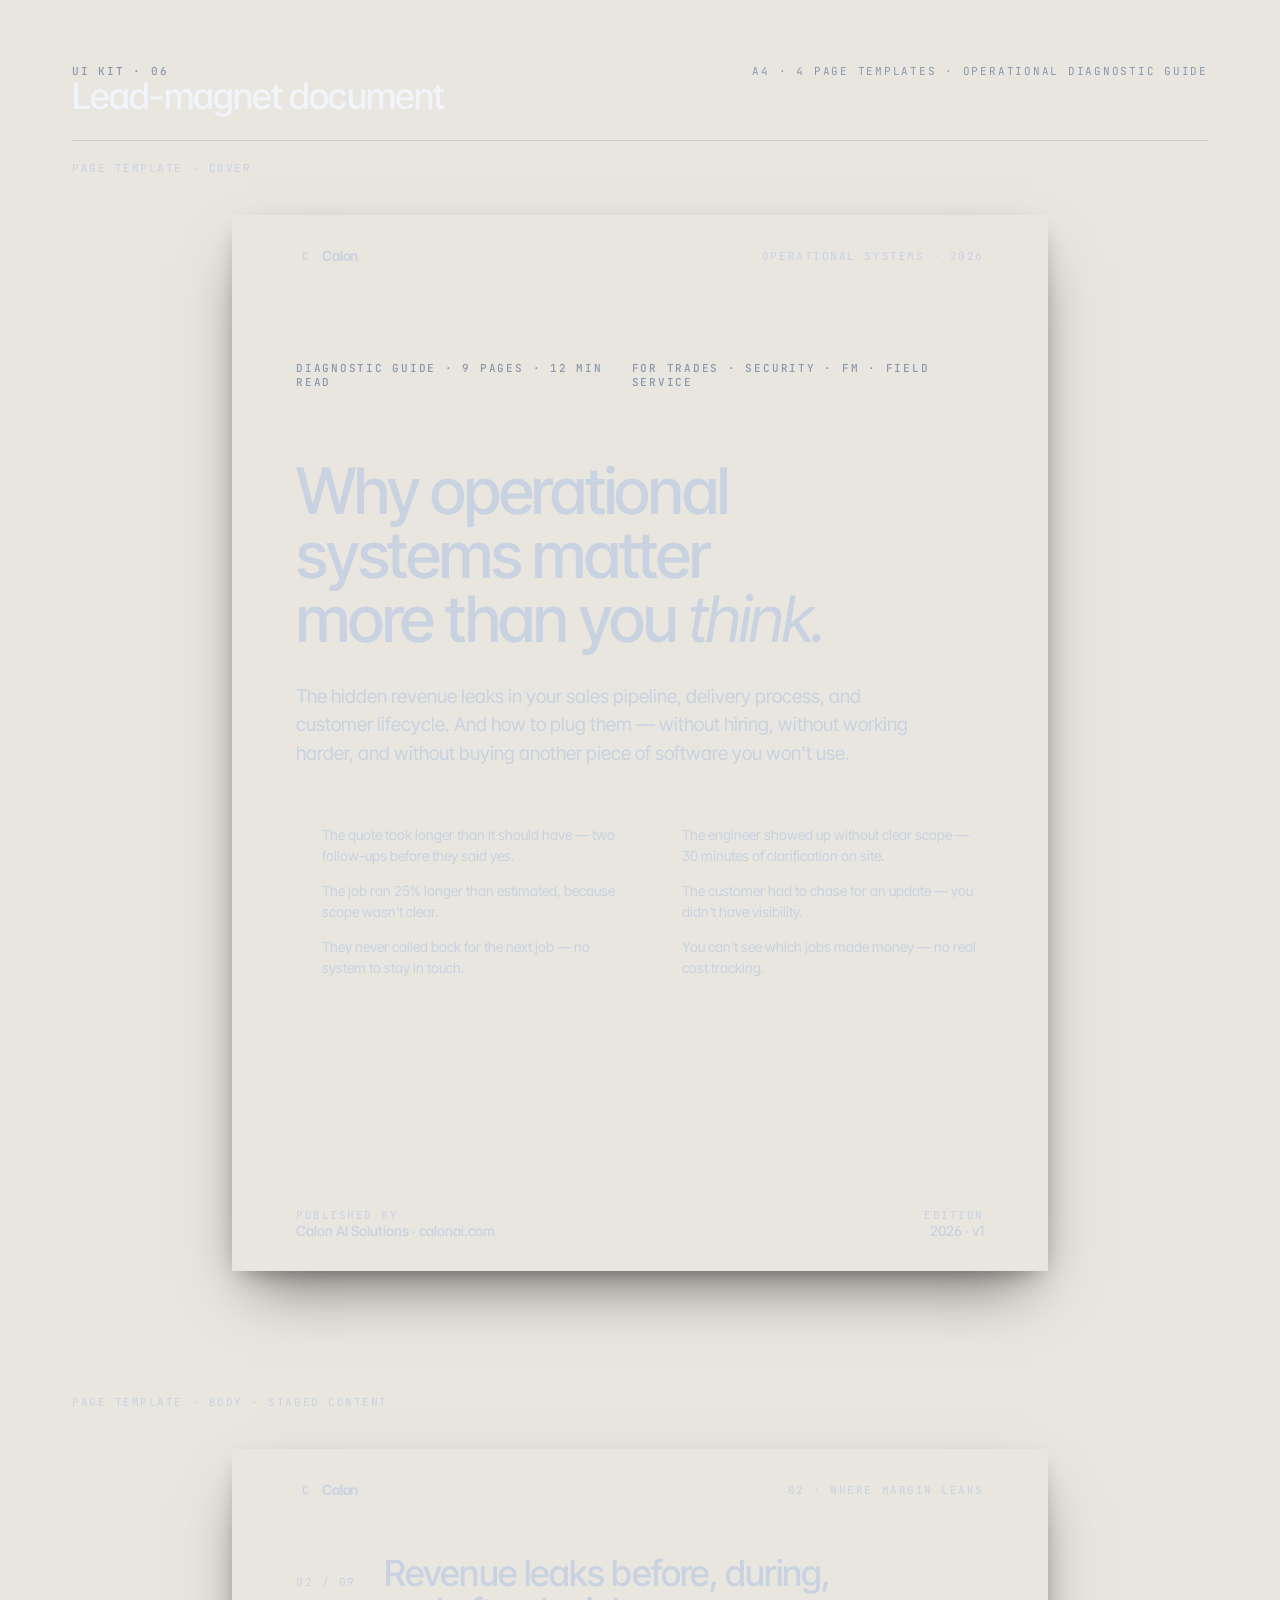
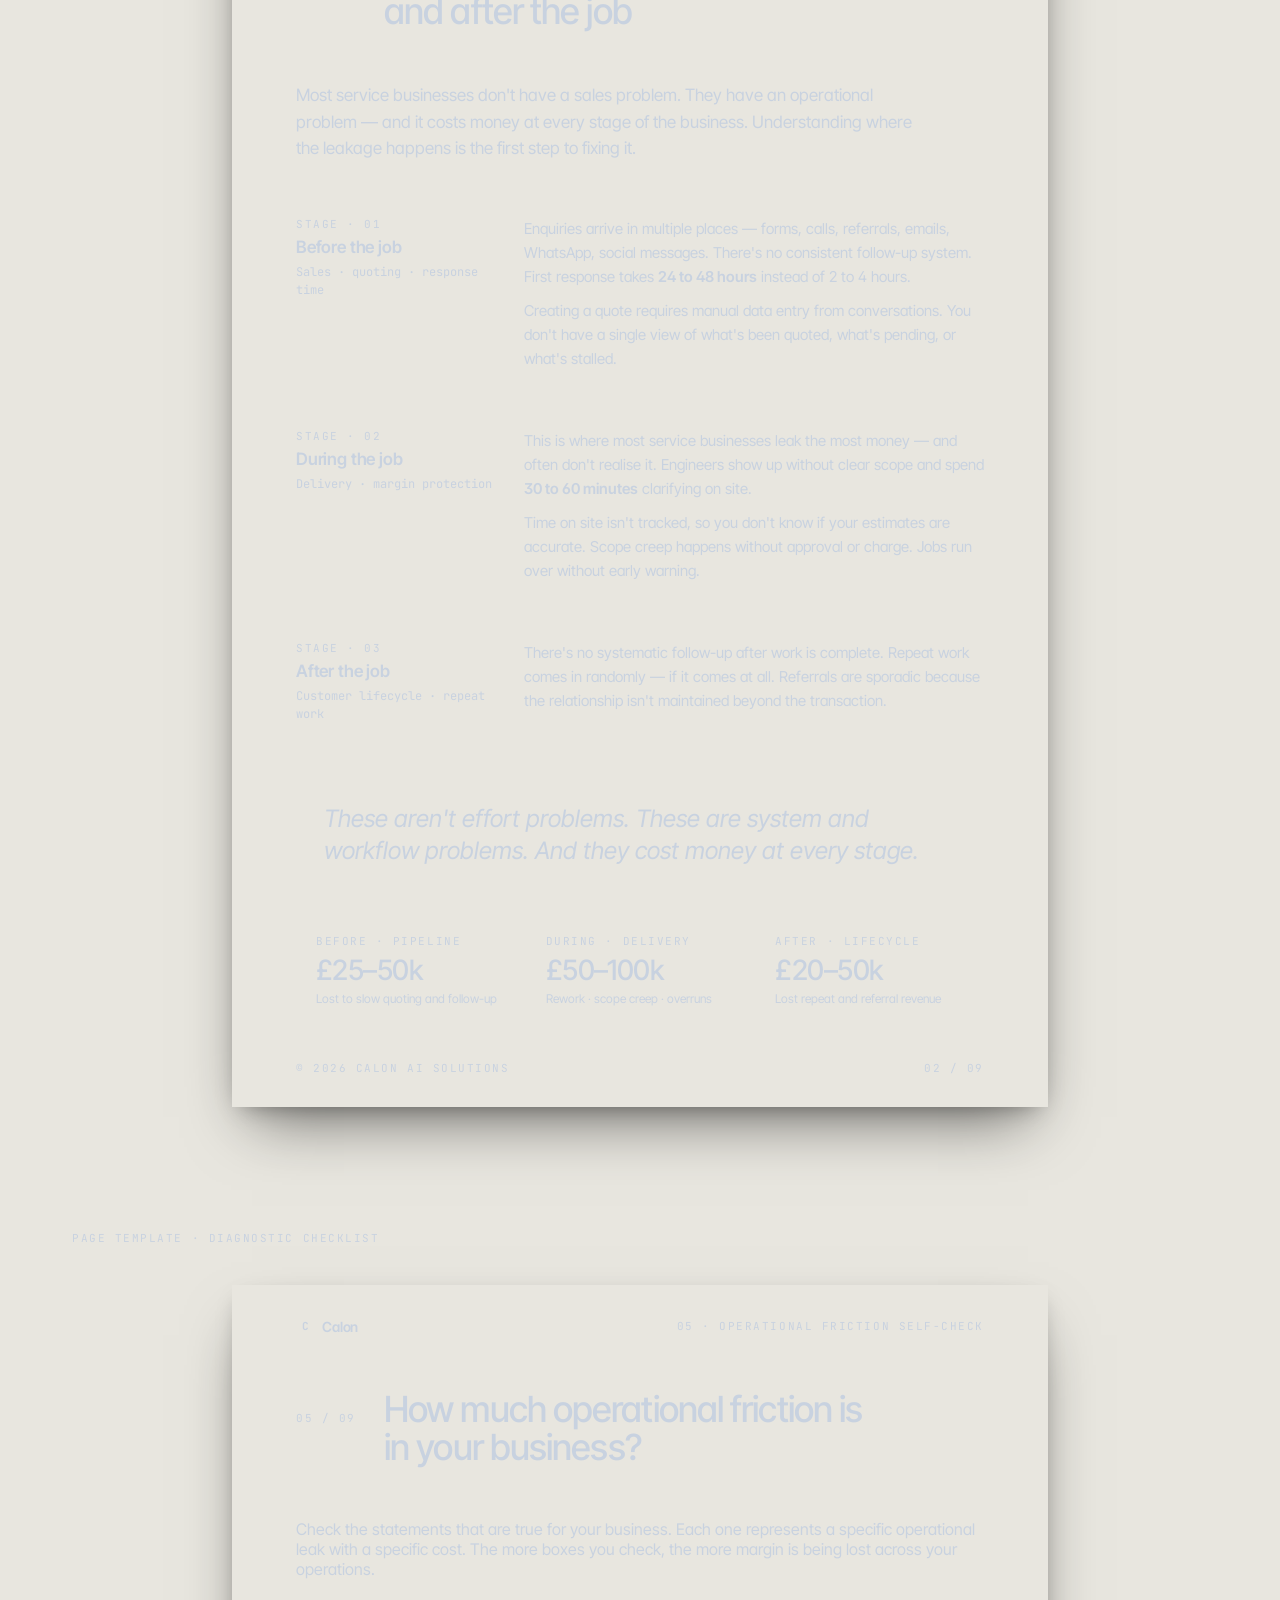
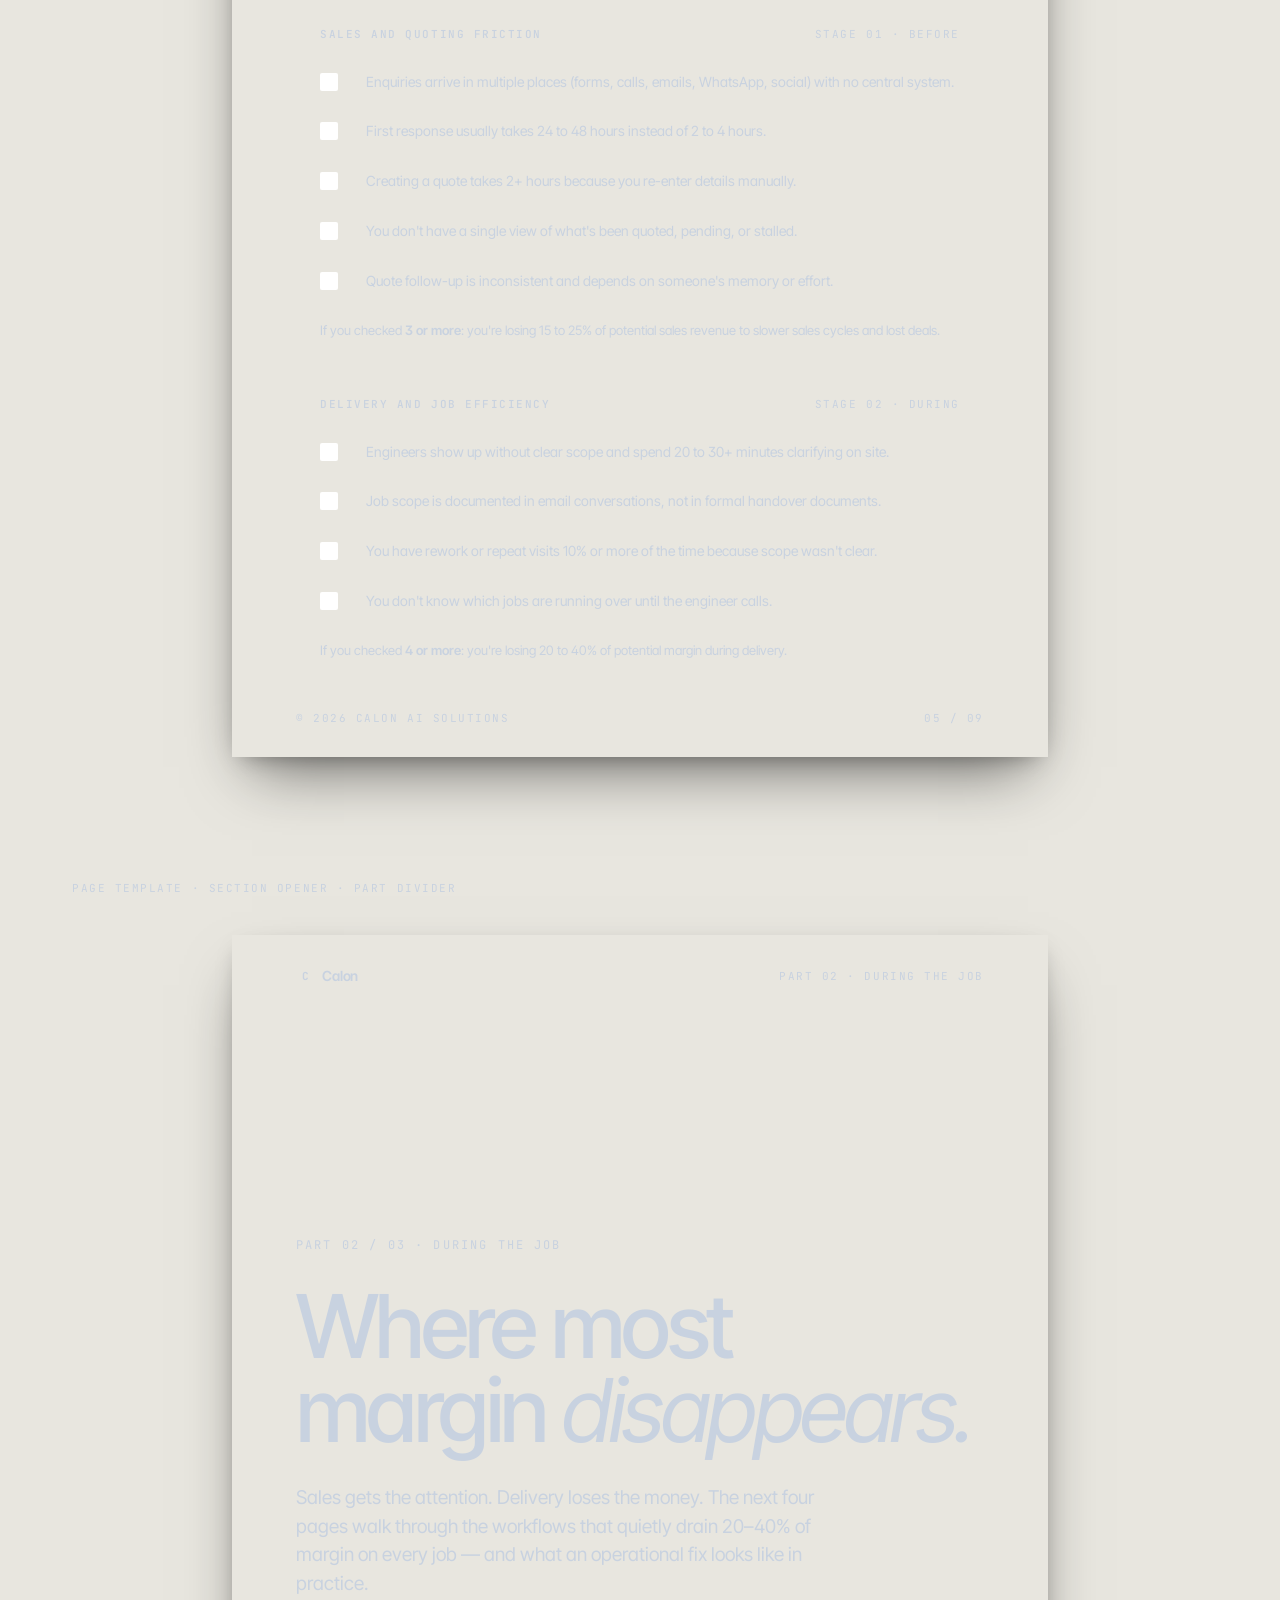
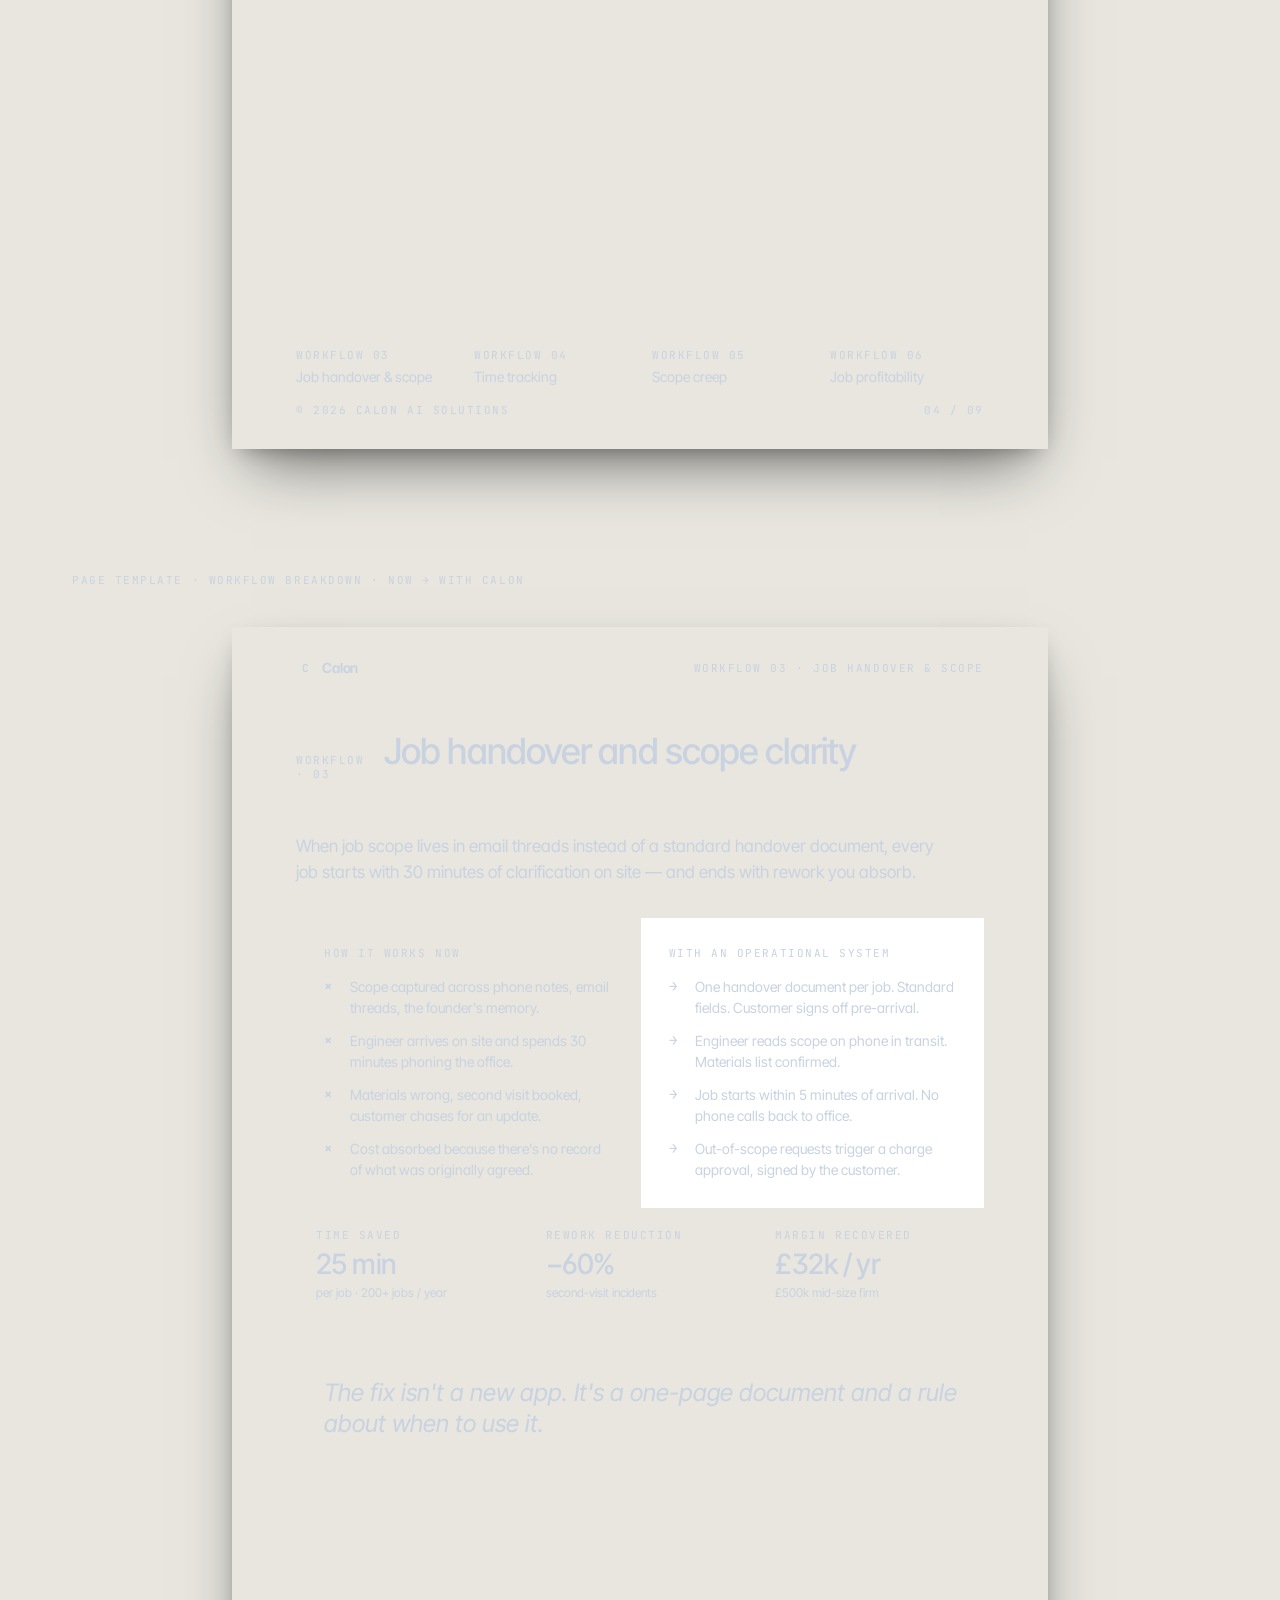
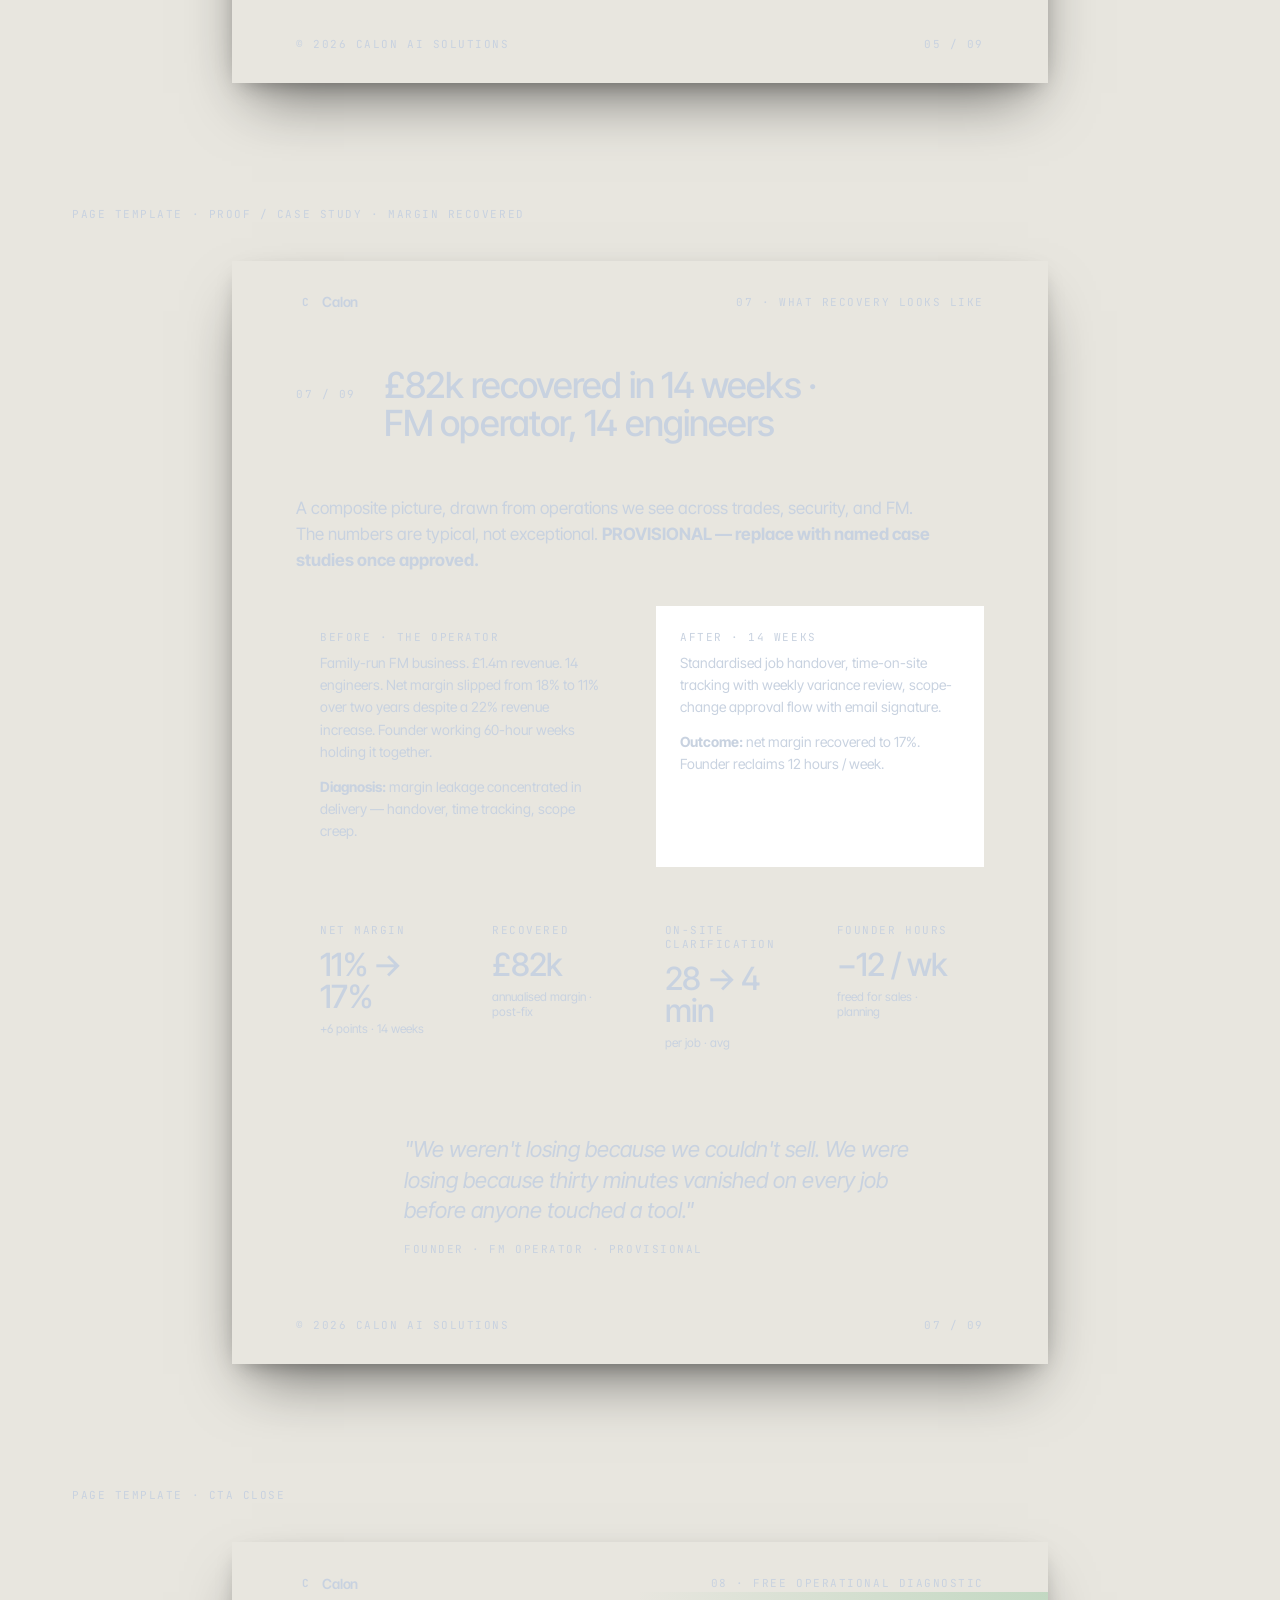
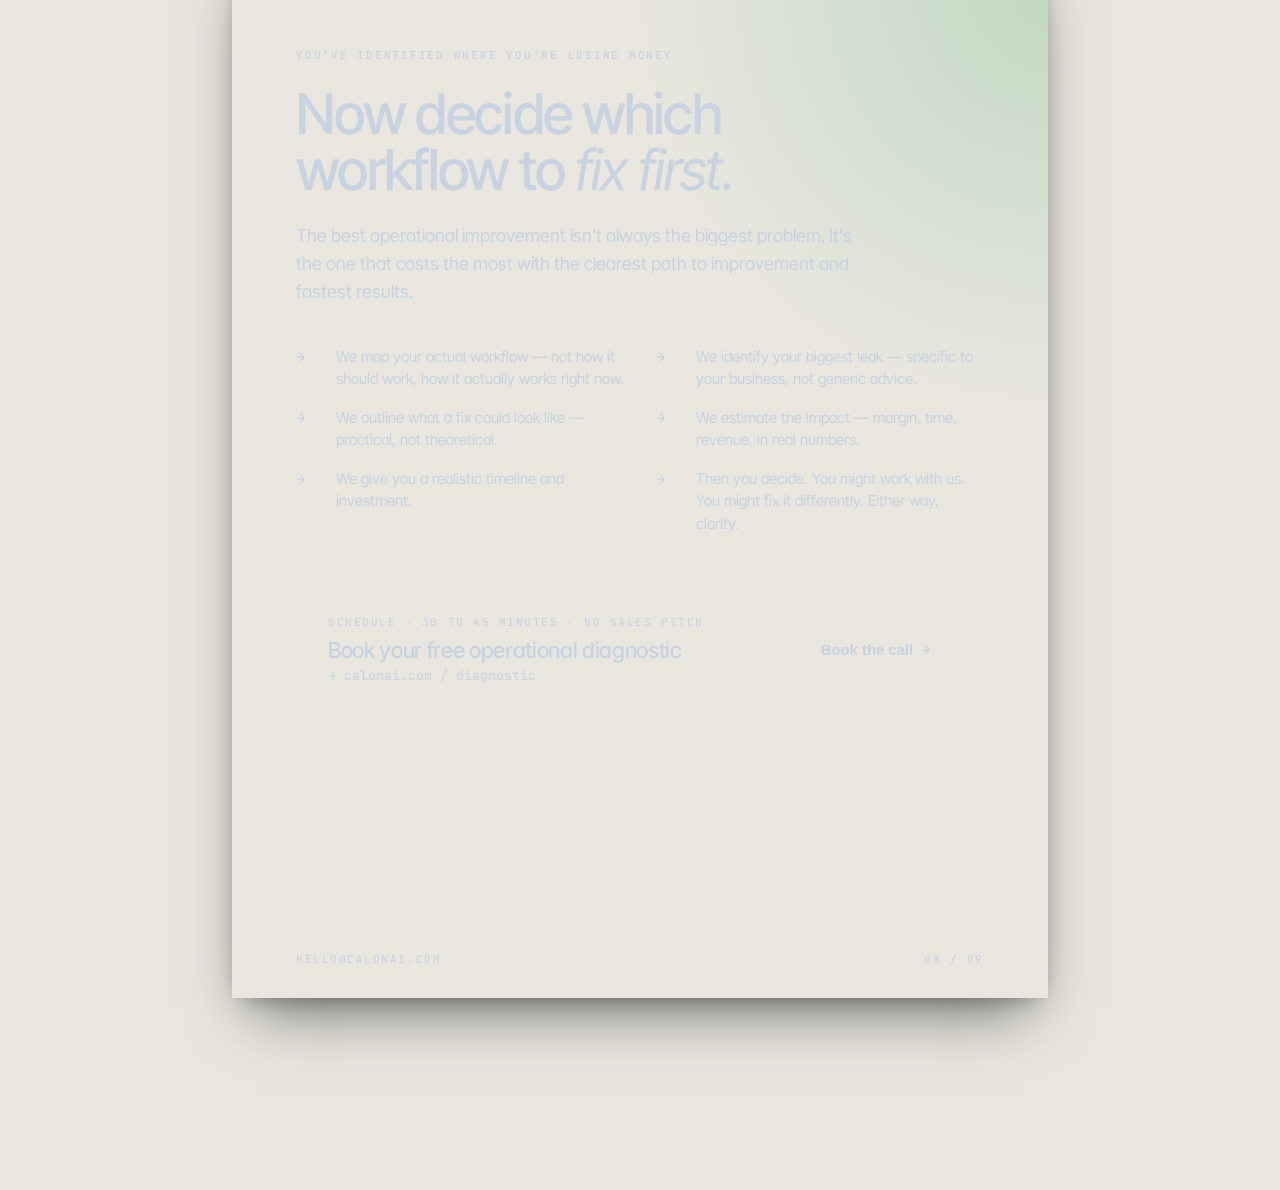
<file: project/uploads/Calon AI - Design System (1)/cards/06-document-kit.html>
<!doctype html>
<html lang="en">
<head>
<meta charset="utf-8">
<title>Calon — Lead Magnet Document Kit</title>
<link rel="stylesheet" href="../tokens.css">
<link rel="stylesheet" href="../card-shell.css">
<style>
  body { margin: 0; }
  .card-shell { padding-bottom: 96px; background: #e8e6df; }
  .card-shell .card-header { border-bottom-color: #cfccc1; }

  .stage {
    display: flex;
    flex-direction: column;
    gap: 56px;
  }

  /* The page itself — A4 working size at 96dpi */
  .page {
    width: 816px;
    min-height: 1056px;
    background: var(--paper-100);
    box-shadow: var(--shadow-paper);
    margin: 0 auto;
    position: relative;
    color: var(--type-body);
    font-family: var(--font-sans);
    overflow: hidden;
  }
  .page-meta {
    position: absolute;
    top: -28px;
    left: 0;
    font-family: var(--font-mono);
    font-size: 11px;
    letter-spacing: 0.14em;
    text-transform: uppercase;
    color: var(--type-muted);
  }

  /* Header / footer */
  .doc-header {
    display: flex;
    justify-content: space-between;
    align-items: center;
    padding: 32px 64px 0;
    font-family: var(--font-mono);
    font-size: 11px;
    letter-spacing: 0.14em;
    text-transform: uppercase;
    color: var(--type-muted);
  }
  .doc-header .word {
    color: var(--ink-900);
    display: inline-flex;
    align-items: center;
    gap: 8px;
    font-weight: 600;
    letter-spacing: -0.01em;
    font-size: 14px;
    text-transform: none;
    font-family: var(--font-sans);
  }
  .doc-header .word .mark {
    width: 18px; height: 18px;
    border-radius: 3px;
    background: var(--signal-500);
    display: inline-flex;
    align-items: center; justify-content: center;
    color: var(--ink-1000);
    font-family: var(--font-mono);
    font-size: 11px; font-weight: 700;
  }
  .doc-footer {
    position: absolute;
    bottom: 0; left: 0; right: 0;
    padding: 24px 64px 32px;
    display: flex;
    justify-content: space-between;
    font-family: var(--font-mono);
    font-size: 11px;
    letter-spacing: 0.14em;
    text-transform: uppercase;
    color: var(--type-muted);
    border-top: 1px solid var(--paper-300);
    margin-top: auto;
  }

  /* ====== COVER ====== */
  .cover { display: flex; flex-direction: column; }
  .cover-body {
    flex: 1;
    padding: 64px 64px 0;
    display: grid;
    grid-template-rows: auto 1fr auto;
    gap: 32px;
  }
  .cover .eyebrow-row {
    display: flex; justify-content: space-between; align-items: center;
    padding-top: 32px;
  }
  .cover h1 {
    font-family: var(--font-sans);
    font-size: 64px;
    line-height: 1.0;
    letter-spacing: -0.035em;
    font-weight: 500;
    color: var(--ink-900);
    margin: 32px 0 0;
    max-width: 14ch;
  }
  .cover h1 em {
    font-family: var(--font-display);
    font-style: italic;
    color: var(--signal-600);
    font-weight: 400;
  }
  .cover .deck {
    font-size: 19px;
    line-height: 1.5;
    color: var(--type-body);
    max-width: 56ch;
    margin: 32px 0 0;
  }
  .cover .leak-list {
    margin-top: 32px;
    border-top: 1px solid var(--paper-300);
    padding-top: 24px;
    display: grid;
    grid-template-columns: 1fr 1fr;
    gap: 14px 32px;
  }
  .cover .leak-list .item {
    display: grid;
    grid-template-columns: 14px 1fr;
    gap: 12px;
    font-size: 14px;
    line-height: 1.5;
    color: var(--ink-900);
  }
  .cover .leak-list .item::before {
    content: "";
    width: 6px; height: 6px;
    background: var(--leak-500);
    margin-top: 8px;
    border-radius: 50%;
  }
  .cover-rule {
    height: 6px;
    background: var(--ink-900);
    margin: 0 0 0 64px;
    width: 64px;
  }
  .cover-attribution {
    padding: 24px 64px 32px;
    display: flex;
    justify-content: space-between;
    align-items: end;
    border-top: 1px solid var(--paper-300);
    margin-top: 32px;
  }
  .cover-attribution .label {
    font-family: var(--font-mono);
    font-size: 11px;
    letter-spacing: 0.14em;
    text-transform: uppercase;
    color: var(--type-muted);
  }
  .cover-attribution .author {
    font-size: 14px;
    color: var(--ink-900);
    font-weight: 500;
  }

  /* ====== BODY PAGE ====== */
  .body-page-content {
    padding: 56px 64px 80px;
  }
  .section-mark {
    display: grid;
    grid-template-columns: 64px 1fr;
    gap: 24px;
    align-items: baseline;
    border-bottom: 1px solid var(--paper-300);
    padding-bottom: 20px;
    margin-bottom: 32px;
  }
  .section-mark .num {
    font-family: var(--font-mono);
    font-size: 11px;
    letter-spacing: 0.14em;
    text-transform: uppercase;
    color: var(--signal-600);
    border-top: 3px solid var(--signal-500);
    padding-top: 8px;
  }
  .section-mark h2 {
    font-family: var(--font-sans);
    font-size: 36px;
    line-height: 1.05;
    letter-spacing: -0.025em;
    font-weight: 500;
    color: var(--ink-900);
    margin: 0;
    max-width: 22ch;
  }
  .body-page-content > p.lead {
    font-size: 17px;
    line-height: 1.55;
    color: var(--type-body);
    max-width: 64ch;
    margin: 0 0 32px;
  }
  .body-stage {
    display: grid;
    grid-template-columns: 200px 1fr;
    gap: 28px;
    padding: 24px 0;
    border-top: 1px solid var(--paper-300);
  }
  .body-stage:last-child { border-bottom: 1px solid var(--paper-300); }
  .body-stage .stage-head {
    font-family: var(--font-mono);
    font-size: 11px;
    letter-spacing: 0.14em;
    text-transform: uppercase;
    color: var(--type-muted);
  }
  .body-stage .stage-head h4 {
    font-family: var(--font-sans);
    text-transform: none;
    letter-spacing: -0.01em;
    font-size: 17px;
    color: var(--ink-900);
    font-weight: 600;
    margin: 6px 0 0;
  }
  .body-stage p {
    font-size: 15px;
    line-height: 1.6;
    color: var(--type-body);
    margin: 0 0 10px;
  }
  .body-stage strong { color: var(--ink-900); font-weight: 600; }

  .pull-block {
    margin: 32px 0 0;
    padding: 24px 24px 24px 28px;
    border-left: 3px solid var(--signal-500);
    background: var(--paper-50);
  }
  .pull-block p {
    margin: 0;
    font-family: var(--font-display);
    font-size: 24px;
    font-style: italic;
    line-height: 1.3;
    color: var(--ink-900);
  }

  /* ====== CHECKLIST PAGE ====== */
  .checklist-page-content { padding: 56px 64px 80px; }
  .check-block {
    margin-top: 32px;
    border: 1px solid var(--paper-300);
    background: var(--paper-50);
    border-radius: 4px;
    overflow: hidden;
  }
  .check-block header {
    background: var(--ink-900);
    color: var(--type-on-dark-strong);
    padding: 16px 24px;
    display: flex; justify-content: space-between; align-items: baseline;
    font-family: var(--font-mono);
    font-size: 11px;
    letter-spacing: 0.14em;
    text-transform: uppercase;
  }
  .check-block header .title { font-weight: 500; }
  .check-block header .signal { color: var(--signal-300); }
  .check-block .row {
    display: grid;
    grid-template-columns: 32px 1fr;
    gap: 14px;
    padding: 14px 24px;
    border-top: 1px solid var(--paper-300);
    align-items: start;
  }
  .check-block .row:first-of-type { border-top: 0; }
  .check-block .box {
    width: 18px; height: 18px;
    border: 1.5px solid var(--ink-900);
    border-radius: 2px;
    margin-top: 2px;
    background: white;
  }
  .check-block .row p {
    margin: 0;
    font-size: 14px;
    line-height: 1.55;
    color: var(--ink-900);
  }
  .check-block footer {
    padding: 16px 24px;
    border-top: 1px solid var(--paper-300);
    background: var(--paper-100);
    font-size: 13px;
    color: var(--ink-900);
    line-height: 1.5;
  }
  .check-block footer strong { color: var(--leak-500); font-weight: 600; }

  /* ====== CTA PAGE ====== */
  .cta-page {
    background: var(--ink-900);
    color: var(--type-on-dark-strong);
  }
  .cta-page .doc-header { color: var(--type-on-dark-muted); }
  .cta-page .doc-header .word { color: var(--type-on-dark-strong); }
  .cta-page .doc-footer { color: var(--type-on-dark-muted); border-top-color: var(--ink-700); }
  .cta-page-content {
    padding: 56px 64px 80px;
    position: relative;
  }
  .cta-page-content::before {
    content: "";
    position: absolute;
    top: 0; right: 0;
    width: 60%;
    height: 60%;
    background: radial-gradient(circle at 100% 0%, rgba(43,162,79,0.20), transparent 60%);
    pointer-events: none;
  }
  .cta-page .eyebrow { color: var(--signal-300); }
  .cta-page h2 {
    font-family: var(--font-sans);
    font-size: 56px;
    line-height: 1.0;
    letter-spacing: -0.03em;
    font-weight: 500;
    color: var(--type-on-dark-strong);
    margin: 24px 0 24px;
    max-width: 16ch;
    position: relative;
  }
  .cta-page h2 em {
    font-family: var(--font-display);
    font-style: italic;
    color: var(--signal-300);
    font-weight: 400;
  }
  .cta-page .lead {
    font-size: 18px;
    line-height: 1.55;
    color: var(--type-on-dark-body);
    max-width: 56ch;
    margin: 0 0 40px;
    position: relative;
  }
  .cta-list {
    list-style: none;
    padding: 0;
    margin: 0 0 48px;
    display: grid;
    grid-template-columns: 1fr 1fr;
    gap: 16px 32px;
    position: relative;
  }
  .cta-list li {
    display: grid;
    grid-template-columns: 28px 1fr;
    gap: 12px;
    font-size: 15px;
    color: var(--type-on-dark-strong);
    line-height: 1.5;
  }
  .cta-list li::before {
    content: "→";
    color: var(--signal-300);
    font-family: var(--font-mono);
    font-weight: 500;
  }
  .cta-card {
    background: var(--ink-1000);
    border: 1px solid var(--ink-700);
    border-radius: 4px;
    padding: 32px;
    display: grid;
    grid-template-columns: 1fr auto;
    gap: 24px;
    align-items: center;
    position: relative;
  }
  .cta-card .meta {
    font-family: var(--font-mono);
    font-size: 11px;
    letter-spacing: 0.14em;
    text-transform: uppercase;
    color: var(--type-on-dark-muted);
  }
  .cta-card h3 {
    margin: 8px 0 4px;
    font-size: 22px;
    color: var(--type-on-dark-strong);
    font-weight: 500;
    letter-spacing: -0.015em;
  }
  .cta-card .url {
    font-family: var(--font-mono);
    font-size: 13px;
    color: var(--signal-300);
    margin-top: 4px;
  }
  .cta-btn {
    display: inline-flex;
    gap: 8px;
    align-items: center;
    background: var(--signal-500);
    color: var(--ink-1000);
    padding: 16px 22px;
    border-radius: 4px;
    font-size: 15px;
    font-weight: 600;
    letter-spacing: -0.005em;
    border: none;
    cursor: pointer;
  }
  .cta-btn .arrow { font-family: var(--font-mono); font-weight: 400; }

  /* Numerical math callout for body page */
  .math-row {
    margin-top: 24px;
    display: grid;
    grid-template-columns: repeat(3, 1fr);
    gap: 1px;
    background: var(--paper-300);
    border: 1px solid var(--paper-300);
  }
  .math-cell {
    background: var(--paper-50);
    padding: 20px;
  }
  .math-cell .lbl {
    font-family: var(--font-mono);
    font-size: 11px;
    letter-spacing: 0.14em;
    text-transform: uppercase;
    color: var(--type-muted);
    margin-bottom: 8px;
  }
  .math-cell .val {
    font-size: 28px;
    line-height: 1;
    font-weight: 500;
    letter-spacing: -0.02em;
    color: var(--ink-900);
  }
  .math-cell .val.leak { color: var(--leak-500); }
  .math-cell .val.gain { color: var(--signal-600); }
  .math-cell .desc {
    margin-top: 6px;
    font-size: 12px;
    color: var(--type-muted);
    line-height: 1.45;
  }

  .label-pad { padding-bottom: 96px; }
</style>
</head>
<body class="card-root">
<div class="card-shell">

  <div class="card-header">
    <div>
      <div class="eyebrow">UI kit · 06</div>
      <div class="card-title">Lead-magnet document</div>
    </div>
    <div class="card-meta">A4 · 4 page templates · operational diagnostic guide</div>
  </div>

  <div class="stage">

    <!-- ===== 1. COVER ===== -->
    <div style="position: relative;" class="label-pad">
      <div class="page-meta" style="position: relative; padding-bottom: 12px;">Page template · Cover</div>
      <div class="page cover">
        <div class="doc-header">
          <span class="word"><span class="mark">C</span>Calon</span>
          <span>Operational Systems · 2026</span>
        </div>
        <div class="cover-body">
          <div class="eyebrow-row">
            <span class="eyebrow signal">Diagnostic guide · 9 pages · 12 min read</span>
            <span class="eyebrow">For trades · security · FM · field service</span>
          </div>
          <div>
            <div class="cover-rule" style="margin-left: 0;"></div>
            <h1>Why operational systems matter more than you <em>think.</em></h1>
            <p class="deck">The hidden revenue leaks in your sales pipeline, delivery process, and customer lifecycle. And how to plug them — without hiring, without working harder, and without buying another piece of software you won't use.</p>
            <div class="leak-list">
              <div class="item">The quote took longer than it should have — two follow-ups before they said yes.</div>
              <div class="item">The engineer showed up without clear scope — 30 minutes of clarification on site.</div>
              <div class="item">The job ran 25% longer than estimated, because scope wasn't clear.</div>
              <div class="item">The customer had to chase for an update — you didn't have visibility.</div>
              <div class="item">They never called back for the next job — no system to stay in touch.</div>
              <div class="item">You can't see which jobs made money — no real cost tracking.</div>
            </div>
          </div>
        </div>
        <div class="cover-attribution">
          <div>
            <div class="label">Published by</div>
            <div class="author">Calon AI Solutions · calonai.com</div>
          </div>
          <div style="text-align: right;">
            <div class="label">Edition</div>
            <div class="author">2026 · v1</div>
          </div>
        </div>
      </div>
    </div>

    <!-- ===== 2. BODY PAGE — three-stage breakdown ===== -->
    <div style="position: relative;" class="label-pad">
      <div class="page-meta" style="position: relative; padding-bottom: 12px;">Page template · Body · staged content</div>
      <div class="page">
        <div class="doc-header">
          <span class="word"><span class="mark">C</span>Calon</span>
          <span>02 · Where margin leaks</span>
        </div>
        <div class="body-page-content">
          <div class="section-mark">
            <div class="num">02 / 09</div>
            <h2>Revenue leaks before, during, and after the job</h2>
          </div>
          <p class="lead">Most service businesses don't have a sales problem. They have an operational problem — and it costs money at every stage of the business. Understanding where the leakage happens is the first step to fixing it.</p>

          <div class="body-stage">
            <div class="stage-head">
              <div>Stage · 01</div>
              <h4>Before the job</h4>
              <div style="font-size: 12px; color: var(--type-muted); text-transform: none; letter-spacing: 0; margin-top: 6px; line-height: 1.5;">Sales · quoting · response time</div>
            </div>
            <div>
              <p>Enquiries arrive in multiple places — forms, calls, referrals, emails, WhatsApp, social messages. There's no consistent follow-up system. First response takes <strong>24 to 48 hours</strong> instead of 2 to 4 hours.</p>
              <p>Creating a quote requires manual data entry from conversations. You don't have a single view of what's been quoted, what's pending, or what's stalled.</p>
            </div>
          </div>

          <div class="body-stage">
            <div class="stage-head">
              <div>Stage · 02</div>
              <h4>During the job</h4>
              <div style="font-size: 12px; color: var(--type-muted); text-transform: none; letter-spacing: 0; margin-top: 6px; line-height: 1.5;">Delivery · margin protection</div>
            </div>
            <div>
              <p>This is where most service businesses leak the most money — and often don't realise it. Engineers show up without clear scope and spend <strong>30 to 60 minutes</strong> clarifying on site.</p>
              <p>Time on site isn't tracked, so you don't know if your estimates are accurate. Scope creep happens without approval or charge. Jobs run over without early warning.</p>
            </div>
          </div>

          <div class="body-stage">
            <div class="stage-head">
              <div>Stage · 03</div>
              <h4>After the job</h4>
              <div style="font-size: 12px; color: var(--type-muted); text-transform: none; letter-spacing: 0; margin-top: 6px; line-height: 1.5;">Customer lifecycle · repeat work</div>
            </div>
            <div>
              <p>There's no systematic follow-up after work is complete. Repeat work comes in randomly — if it comes at all. Referrals are sporadic because the relationship isn't maintained beyond the transaction.</p>
            </div>
          </div>

          <div class="pull-block">
            <p>These aren't effort problems. These are system and workflow problems. And they cost money at every stage.</p>
          </div>

          <div class="math-row">
            <div class="math-cell"><div class="lbl">Before · pipeline</div><div class="val leak">£25–50k</div><div class="desc">Lost to slow quoting and follow-up</div></div>
            <div class="math-cell"><div class="lbl">During · delivery</div><div class="val leak">£50–100k</div><div class="desc">Rework · scope creep · overruns</div></div>
            <div class="math-cell"><div class="lbl">After · lifecycle</div><div class="val leak">£20–50k</div><div class="desc">Lost repeat and referral revenue</div></div>
          </div>
        </div>
        <div class="doc-footer">
          <span>© 2026 Calon AI Solutions</span>
          <span>02 / 09</span>
        </div>
      </div>
    </div>

    <!-- ===== 3. CHECKLIST PAGE ===== -->
    <div style="position: relative;" class="label-pad">
      <div class="page-meta" style="position: relative; padding-bottom: 12px;">Page template · Diagnostic checklist</div>
      <div class="page">
        <div class="doc-header">
          <span class="word"><span class="mark">C</span>Calon</span>
          <span>05 · Operational friction self-check</span>
        </div>
        <div class="checklist-page-content">
          <div class="section-mark">
            <div class="num">05 / 09</div>
            <h2>How much operational friction is in your business?</h2>
          </div>
          <p class="lead">Check the statements that are true for your business. Each one represents a specific operational leak with a specific cost. The more boxes you check, the more margin is being lost across your operations.</p>

          <div class="check-block">
            <header><span class="title">Sales and quoting friction</span><span class="signal">Stage 01 · before</span></header>
            <div class="row"><div class="box"></div><p>Enquiries arrive in multiple places (forms, calls, emails, WhatsApp, social) with no central system.</p></div>
            <div class="row"><div class="box"></div><p>First response usually takes 24 to 48 hours instead of 2 to 4 hours.</p></div>
            <div class="row"><div class="box"></div><p>Creating a quote takes 2+ hours because you re-enter details manually.</p></div>
            <div class="row"><div class="box"></div><p>You don't have a single view of what's been quoted, pending, or stalled.</p></div>
            <div class="row"><div class="box"></div><p>Quote follow-up is inconsistent and depends on someone's memory or effort.</p></div>
            <footer>If you checked <strong>3 or more</strong>: you're losing 15 to 25% of potential sales revenue to slower sales cycles and lost deals.</footer>
          </div>

          <div class="check-block" style="margin-top: 24px;">
            <header><span class="title">Delivery and job efficiency</span><span class="signal">Stage 02 · during</span></header>
            <div class="row"><div class="box"></div><p>Engineers show up without clear scope and spend 20 to 30+ minutes clarifying on site.</p></div>
            <div class="row"><div class="box"></div><p>Job scope is documented in email conversations, not in formal handover documents.</p></div>
            <div class="row"><div class="box"></div><p>You have rework or repeat visits 10% or more of the time because scope wasn't clear.</p></div>
            <div class="row"><div class="box"></div><p>You don't know which jobs are running over until the engineer calls.</p></div>
            <footer>If you checked <strong>4 or more</strong>: you're losing 20 to 40% of potential margin during delivery.</footer>
          </div>
        </div>
        <div class="doc-footer">
          <span>© 2026 Calon AI Solutions</span>
          <span>05 / 09</span>
        </div>
      </div>
    </div>

    <!-- ===== 4. SECTION OPENER PAGE ===== -->
    <div style="position: relative;" class="label-pad">
      <div class="page-meta" style="position: relative; padding-bottom: 12px;">Page template · Section opener · part divider</div>
      <div class="page" style="background: var(--ink-900); color: var(--type-on-dark-strong);">
        <div class="doc-header" style="color: var(--type-on-dark-muted);">
          <span class="word" style="color: var(--type-on-dark-strong);"><span class="mark">C</span>Calon</span>
          <span>Part 02 · During the job</span>
        </div>
        <div style="padding: 240px 64px 64px; display: grid; grid-template-rows: auto 1fr auto; min-height: 760px;">
          <div>
            <div style="font-family: var(--font-mono); font-size: 12px; letter-spacing: 0.18em; text-transform: uppercase; color: var(--signal-300); border-top: 3px solid var(--signal-500); padding-top: 12px; width: fit-content; margin-bottom: 32px;">Part 02 / 03 · During the job</div>
            <h2 style="font-family: var(--font-sans); font-size: 88px; line-height: 0.95; letter-spacing: -0.04em; font-weight: 500; color: var(--type-on-dark-strong); margin: 0; max-width: 14ch;">Where most margin <em style="font-family: var(--font-display); font-style: italic; color: var(--signal-300); font-weight: 400;">disappears.</em></h2>
            <p style="margin: 32px 0 0; font-size: 19px; line-height: 1.5; color: var(--type-on-dark-body); max-width: 52ch;">Sales gets the attention. Delivery loses the money. The next four pages walk through the workflows that quietly drain 20–40% of margin on every job — and what an operational fix looks like in practice.</p>
          </div>
          <div></div>
          <div style="display: grid; grid-template-columns: repeat(4, 1fr); gap: 24px; padding-top: 32px; border-top: 1px solid var(--ink-700);">
            <div><div style="font-family: var(--font-mono); font-size: 11px; letter-spacing: 0.14em; text-transform: uppercase; color: var(--type-on-dark-muted);">Workflow 03</div><div style="font-size: 14px; color: var(--type-on-dark-strong); margin-top: 6px;">Job handover & scope</div></div>
            <div><div style="font-family: var(--font-mono); font-size: 11px; letter-spacing: 0.14em; text-transform: uppercase; color: var(--type-on-dark-muted);">Workflow 04</div><div style="font-size: 14px; color: var(--type-on-dark-strong); margin-top: 6px;">Time tracking</div></div>
            <div><div style="font-family: var(--font-mono); font-size: 11px; letter-spacing: 0.14em; text-transform: uppercase; color: var(--type-on-dark-muted);">Workflow 05</div><div style="font-size: 14px; color: var(--type-on-dark-strong); margin-top: 6px;">Scope creep</div></div>
            <div><div style="font-family: var(--font-mono); font-size: 11px; letter-spacing: 0.14em; text-transform: uppercase; color: var(--type-on-dark-muted);">Workflow 06</div><div style="font-size: 14px; color: var(--type-on-dark-strong); margin-top: 6px;">Job profitability</div></div>
          </div>
        </div>
        <div class="doc-footer" style="color: var(--type-on-dark-muted); border-top-color: var(--ink-700);">
          <span>© 2026 Calon AI Solutions</span>
          <span>04 / 09</span>
        </div>
      </div>
    </div>

    <!-- ===== 5. WORKFLOW BREAKDOWN PAGE ===== -->
    <div style="position: relative;" class="label-pad">
      <div class="page-meta" style="position: relative; padding-bottom: 12px;">Page template · Workflow breakdown · now → with Calon</div>
      <div class="page">
        <div class="doc-header">
          <span class="word"><span class="mark">C</span>Calon</span>
          <span>Workflow 03 · Job handover & scope</span>
        </div>
        <div class="body-page-content">
          <div class="section-mark">
            <div class="num">Workflow · 03</div>
            <h2>Job handover and scope clarity</h2>
          </div>
          <p class="lead">When job scope lives in email threads instead of a standard handover document, every job starts with 30 minutes of clarification on site — and ends with rework you absorb.</p>

          <div style="display: grid; grid-template-columns: 1fr 1fr; gap: 1px; background: var(--paper-300); border: 1px solid var(--paper-300); margin-top: 8px;">
            <div style="background: var(--paper-50); padding: 28px;">
              <div style="font-family: var(--font-mono); font-size: 11px; letter-spacing: 0.14em; text-transform: uppercase; color: var(--leak-500); margin-bottom: 16px;">How it works now</div>
              <ul style="list-style: none; padding: 0; margin: 0; display: grid; gap: 12px;">
                <li style="display: grid; grid-template-columns: 14px 1fr; gap: 12px; font-size: 14px; line-height: 1.5; color: var(--ink-900);"><span style="color: var(--leak-500); font-family: var(--font-mono); font-weight: 700;">×</span><span>Scope captured across phone notes, email threads, the founder's memory.</span></li>
                <li style="display: grid; grid-template-columns: 14px 1fr; gap: 12px; font-size: 14px; line-height: 1.5; color: var(--ink-900);"><span style="color: var(--leak-500); font-family: var(--font-mono); font-weight: 700;">×</span><span>Engineer arrives on site and spends 30 minutes phoning the office.</span></li>
                <li style="display: grid; grid-template-columns: 14px 1fr; gap: 12px; font-size: 14px; line-height: 1.5; color: var(--ink-900);"><span style="color: var(--leak-500); font-family: var(--font-mono); font-weight: 700;">×</span><span>Materials wrong, second visit booked, customer chases for an update.</span></li>
                <li style="display: grid; grid-template-columns: 14px 1fr; gap: 12px; font-size: 14px; line-height: 1.5; color: var(--ink-900);"><span style="color: var(--leak-500); font-family: var(--font-mono); font-weight: 700;">×</span><span>Cost absorbed because there's no record of what was originally agreed.</span></li>
              </ul>
            </div>
            <div style="background: white; padding: 28px;">
              <div style="font-family: var(--font-mono); font-size: 11px; letter-spacing: 0.14em; text-transform: uppercase; color: var(--signal-600); margin-bottom: 16px;">With an operational system</div>
              <ul style="list-style: none; padding: 0; margin: 0; display: grid; gap: 12px;">
                <li style="display: grid; grid-template-columns: 14px 1fr; gap: 12px; font-size: 14px; line-height: 1.5; color: var(--ink-900);"><span style="color: var(--signal-600); font-family: var(--font-mono); font-weight: 700;">→</span><span>One handover document per job. Standard fields. Customer signs off pre-arrival.</span></li>
                <li style="display: grid; grid-template-columns: 14px 1fr; gap: 12px; font-size: 14px; line-height: 1.5; color: var(--ink-900);"><span style="color: var(--signal-600); font-family: var(--font-mono); font-weight: 700;">→</span><span>Engineer reads scope on phone in transit. Materials list confirmed.</span></li>
                <li style="display: grid; grid-template-columns: 14px 1fr; gap: 12px; font-size: 14px; line-height: 1.5; color: var(--ink-900);"><span style="color: var(--signal-600); font-family: var(--font-mono); font-weight: 700;">→</span><span>Job starts within 5 minutes of arrival. No phone calls back to office.</span></li>
                <li style="display: grid; grid-template-columns: 14px 1fr; gap: 12px; font-size: 14px; line-height: 1.5; color: var(--ink-900);"><span style="color: var(--signal-600); font-family: var(--font-mono); font-weight: 700;">→</span><span>Out-of-scope requests trigger a charge approval, signed by the customer.</span></li>
              </ul>
            </div>
          </div>

          <div style="display: grid; grid-template-columns: repeat(3, 1fr); gap: 1px; background: var(--paper-300); border: 1px solid var(--paper-300); border-top: 0;">
            <div style="background: var(--paper-50); padding: 20px;">
              <div style="font-family: var(--font-mono); font-size: 11px; letter-spacing: 0.14em; text-transform: uppercase; color: var(--type-muted); margin-bottom: 8px;">Time saved</div>
              <div style="font-size: 28px; line-height: 1; font-weight: 500; letter-spacing: -0.02em; color: var(--signal-600);">25 min</div>
              <div style="margin-top: 6px; font-size: 12px; color: var(--type-muted); line-height: 1.45;">per job · 200+ jobs / year</div>
            </div>
            <div style="background: var(--paper-50); padding: 20px;">
              <div style="font-family: var(--font-mono); font-size: 11px; letter-spacing: 0.14em; text-transform: uppercase; color: var(--type-muted); margin-bottom: 8px;">Rework reduction</div>
              <div style="font-size: 28px; line-height: 1; font-weight: 500; letter-spacing: -0.02em; color: var(--signal-600);">−60%</div>
              <div style="margin-top: 6px; font-size: 12px; color: var(--type-muted); line-height: 1.45;">second-visit incidents</div>
            </div>
            <div style="background: var(--paper-50); padding: 20px;">
              <div style="font-family: var(--font-mono); font-size: 11px; letter-spacing: 0.14em; text-transform: uppercase; color: var(--type-muted); margin-bottom: 8px;">Margin recovered</div>
              <div style="font-size: 28px; line-height: 1; font-weight: 500; letter-spacing: -0.02em; color: var(--ink-900);">£32k / yr</div>
              <div style="margin-top: 6px; font-size: 12px; color: var(--type-muted); line-height: 1.45;">£500k mid-size firm</div>
            </div>
          </div>

          <div class="pull-block" style="margin-top: 32px;">
            <p>The fix isn't a new app. It's a one-page document and a rule about when to use it.</p>
          </div>
        </div>
        <div class="doc-footer">
          <span>© 2026 Calon AI Solutions</span>
          <span>05 / 09</span>
        </div>
      </div>
    </div>

    <!-- ===== 6. PROOF / CASE PAGE ===== -->
    <div style="position: relative;" class="label-pad">
      <div class="page-meta" style="position: relative; padding-bottom: 12px;">Page template · Proof / case study · margin recovered</div>
      <div class="page">
        <div class="doc-header">
          <span class="word"><span class="mark">C</span>Calon</span>
          <span>07 · What recovery looks like</span>
        </div>
        <div class="body-page-content">
          <div class="section-mark">
            <div class="num">07 / 09</div>
            <h2>£82k recovered in 14 weeks · FM operator, 14 engineers</h2>
          </div>
          <p class="lead">A composite picture, drawn from operations we see across trades, security, and FM. The numbers are typical, not exceptional. <strong style="color: var(--ink-900);">PROVISIONAL — replace with named case studies once approved.</strong></p>

          <div style="display: grid; grid-template-columns: 1fr 1fr; gap: 32px; margin-top: 16px;">
            <div style="border: 1px solid var(--paper-300); padding: 24px; background: var(--paper-50);">
              <div style="font-family: var(--font-mono); font-size: 11px; letter-spacing: 0.14em; text-transform: uppercase; color: var(--type-muted); margin-bottom: 8px;">Before · the operator</div>
              <p style="margin: 0 0 12px; font-size: 14px; line-height: 1.6; color: var(--ink-900);">Family-run FM business. £1.4m revenue. 14 engineers. Net margin slipped from 18% to 11% over two years despite a 22% revenue increase. Founder working 60-hour weeks holding it together.</p>
              <p style="margin: 0; font-size: 14px; line-height: 1.6; color: var(--ink-900);"><strong style="color: var(--leak-500);">Diagnosis:</strong> margin leakage concentrated in delivery — handover, time tracking, scope creep.</p>
            </div>
            <div style="border: 1px solid var(--paper-300); padding: 24px; background: white;">
              <div style="font-family: var(--font-mono); font-size: 11px; letter-spacing: 0.14em; text-transform: uppercase; color: var(--signal-600); margin-bottom: 8px;">After · 14 weeks</div>
              <p style="margin: 0 0 12px; font-size: 14px; line-height: 1.6; color: var(--ink-900);">Standardised job handover, time-on-site tracking with weekly variance review, scope-change approval flow with email signature.</p>
              <p style="margin: 0; font-size: 14px; line-height: 1.6; color: var(--ink-900);"><strong style="color: var(--signal-600);">Outcome:</strong> net margin recovered to 17%. Founder reclaims 12 hours / week.</p>
            </div>
          </div>

          <div style="display: grid; grid-template-columns: repeat(4, 1fr); gap: 1px; background: var(--paper-300); border: 1px solid var(--paper-300); margin-top: 32px;">
            <div style="background: var(--paper-50); padding: 24px;"><div style="font-family: var(--font-mono); font-size: 11px; letter-spacing: 0.14em; text-transform: uppercase; color: var(--type-muted); margin-bottom: 12px;">Net margin</div><div style="font-size: 32px; line-height: 1; font-weight: 500; letter-spacing: -0.02em; color: var(--ink-900);">11% → 17%</div><div style="margin-top: 8px; font-size: 12px; color: var(--type-muted);">+6 points · 14 weeks</div></div>
            <div style="background: var(--paper-50); padding: 24px;"><div style="font-family: var(--font-mono); font-size: 11px; letter-spacing: 0.14em; text-transform: uppercase; color: var(--type-muted); margin-bottom: 12px;">Recovered</div><div style="font-size: 32px; line-height: 1; font-weight: 500; letter-spacing: -0.02em; color: var(--signal-600);">£82k</div><div style="margin-top: 8px; font-size: 12px; color: var(--type-muted);">annualised margin · post-fix</div></div>
            <div style="background: var(--paper-50); padding: 24px;"><div style="font-family: var(--font-mono); font-size: 11px; letter-spacing: 0.14em; text-transform: uppercase; color: var(--type-muted); margin-bottom: 12px;">On-site clarification</div><div style="font-size: 32px; line-height: 1; font-weight: 500; letter-spacing: -0.02em; color: var(--ink-900);">28 → 4 min</div><div style="margin-top: 8px; font-size: 12px; color: var(--type-muted);">per job · avg</div></div>
            <div style="background: var(--paper-50); padding: 24px;"><div style="font-family: var(--font-mono); font-size: 11px; letter-spacing: 0.14em; text-transform: uppercase; color: var(--type-muted); margin-bottom: 12px;">Founder hours</div><div style="font-size: 32px; line-height: 1; font-weight: 500; letter-spacing: -0.02em; color: var(--signal-600);">−12 / wk</div><div style="margin-top: 8px; font-size: 12px; color: var(--type-muted);">freed for sales · planning</div></div>
          </div>

          <div style="margin-top: 32px; padding: 28px 32px; background: var(--ink-900); border-radius: 4px; display: grid; grid-template-columns: 56px 1fr; gap: 20px; align-items: start;">
            <div style="width: 40px; height: 40px; border-radius: 999px; background: var(--ink-700);"></div>
            <div>
              <p style="margin: 0 0 16px; font-family: var(--font-display); font-style: italic; font-size: 22px; line-height: 1.4; color: var(--type-on-dark-strong);">"We weren't losing because we couldn't sell. We were losing because <span style="color: var(--signal-300);">thirty</span> minutes vanished on every job before anyone touched a tool."</p>
              <div style="font-family: var(--font-mono); font-size: 11px; letter-spacing: 0.14em; text-transform: uppercase; color: var(--type-on-dark-muted);">Founder · FM operator · provisional</div>
            </div>
          </div>
        </div>
        <div class="doc-footer">
          <span>© 2026 Calon AI Solutions</span>
          <span>07 / 09</span>
        </div>
      </div>
    </div>

    <!-- ===== 7. CTA PAGE ===== -->
    <div style="position: relative;" class="label-pad">
      <div class="page-meta" style="position: relative; padding-bottom: 12px; color: var(--type-muted);">Page template · CTA close</div>
      <div class="page cta-page">
        <div class="doc-header">
          <span class="word"><span class="mark">C</span>Calon</span>
          <span>08 · Free operational diagnostic</span>
        </div>
        <div class="cta-page-content">
          <div class="eyebrow">You've identified where you're losing money</div>
          <h2>Now decide which workflow to <em>fix first.</em></h2>
          <p class="lead">The best operational improvement isn't always the biggest problem. It's the one that costs the most with the clearest path to improvement and fastest results.</p>

          <ul class="cta-list">
            <li>We map your actual workflow — not how it should work, how it actually works right now.</li>
            <li>We identify your biggest leak — specific to your business, not generic advice.</li>
            <li>We outline what a fix could look like — practical, not theoretical.</li>
            <li>We estimate the impact — margin, time, revenue, in real numbers.</li>
            <li>We give you a realistic timeline and investment.</li>
            <li>Then you decide. You might work with us. You might fix it differently. Either way, clarity.</li>
          </ul>

          <div class="cta-card">
            <div>
              <div class="meta">Schedule · 30 to 45 minutes · No sales pitch</div>
              <h3>Book your free operational diagnostic</h3>
              <div class="url">→ calonai.com / diagnostic</div>
            </div>
            <button class="cta-btn">Book the call <span class="arrow">→</span></button>
          </div>
        </div>
        <div class="doc-footer">
          <span>hello@calonai.com</span>
          <span>08 / 09</span>
        </div>
      </div>
    </div>

  </div>

</div>
</body>
</html>
</file>
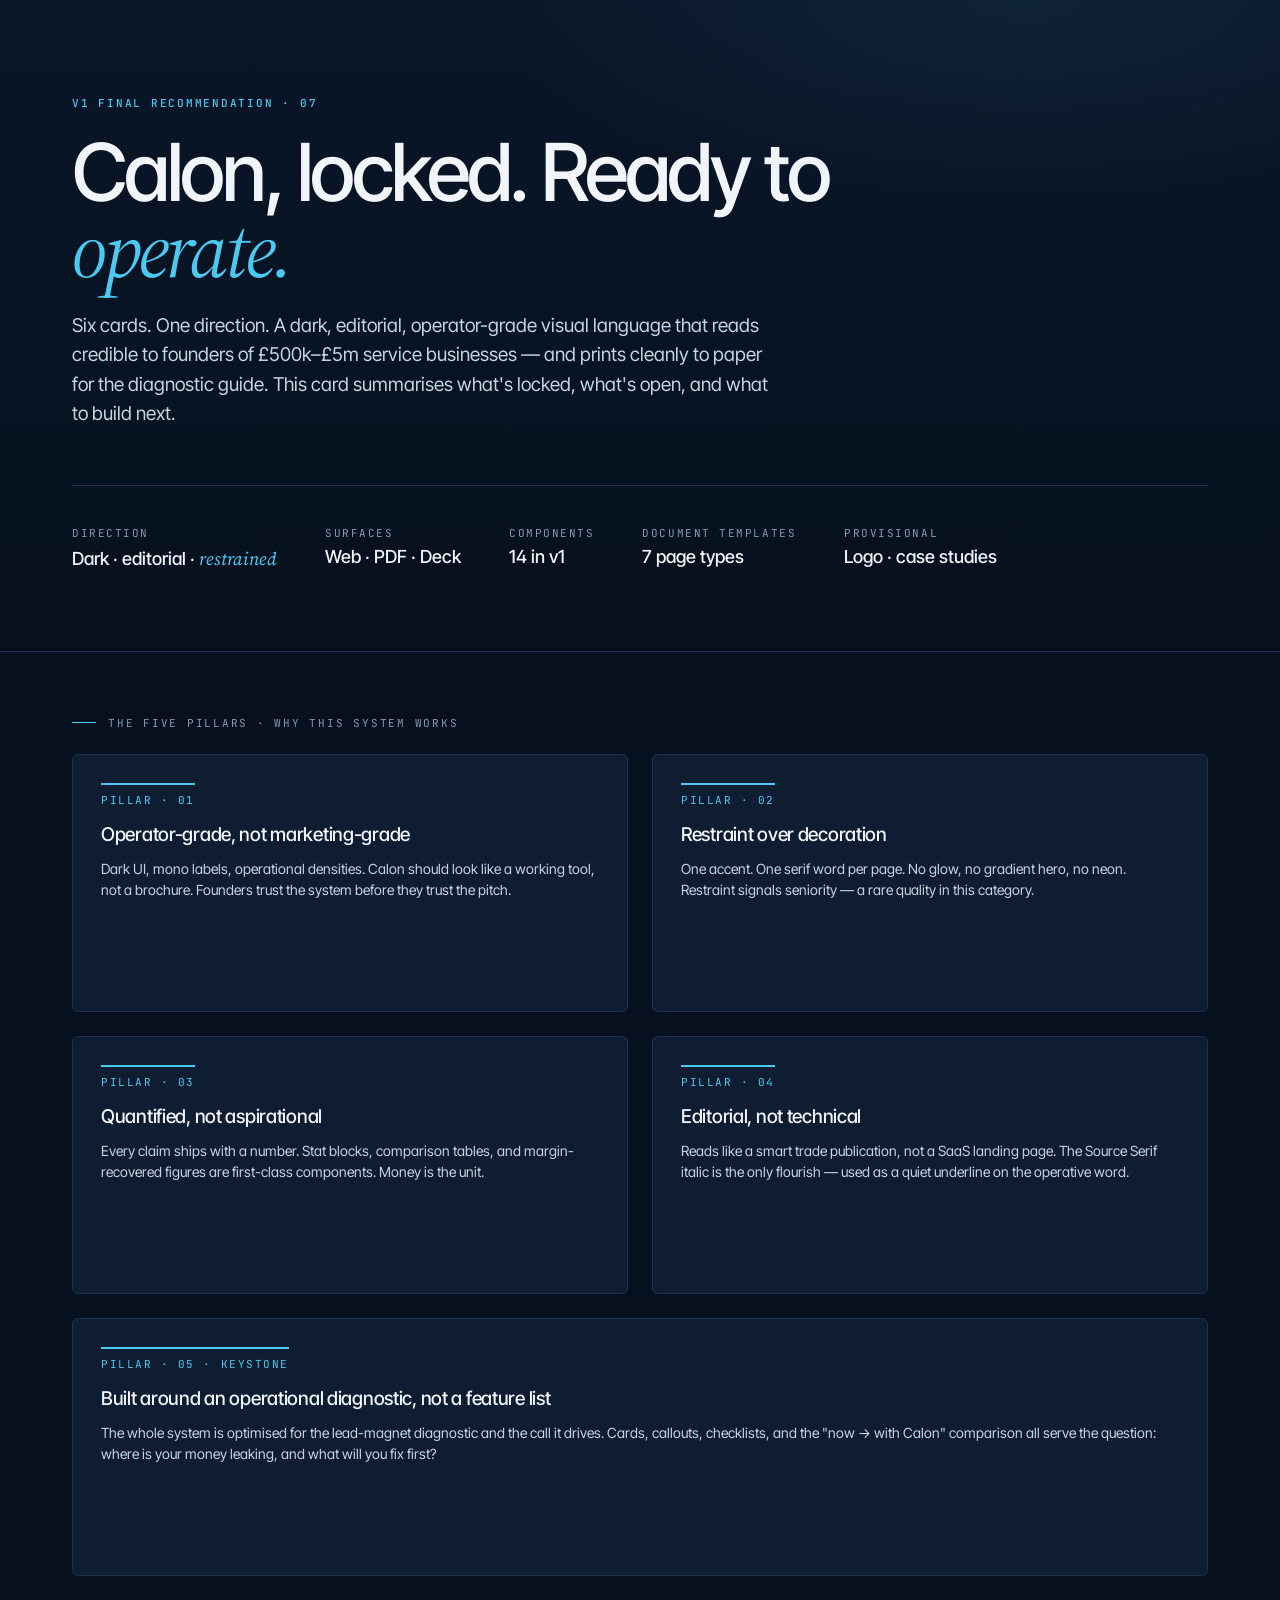
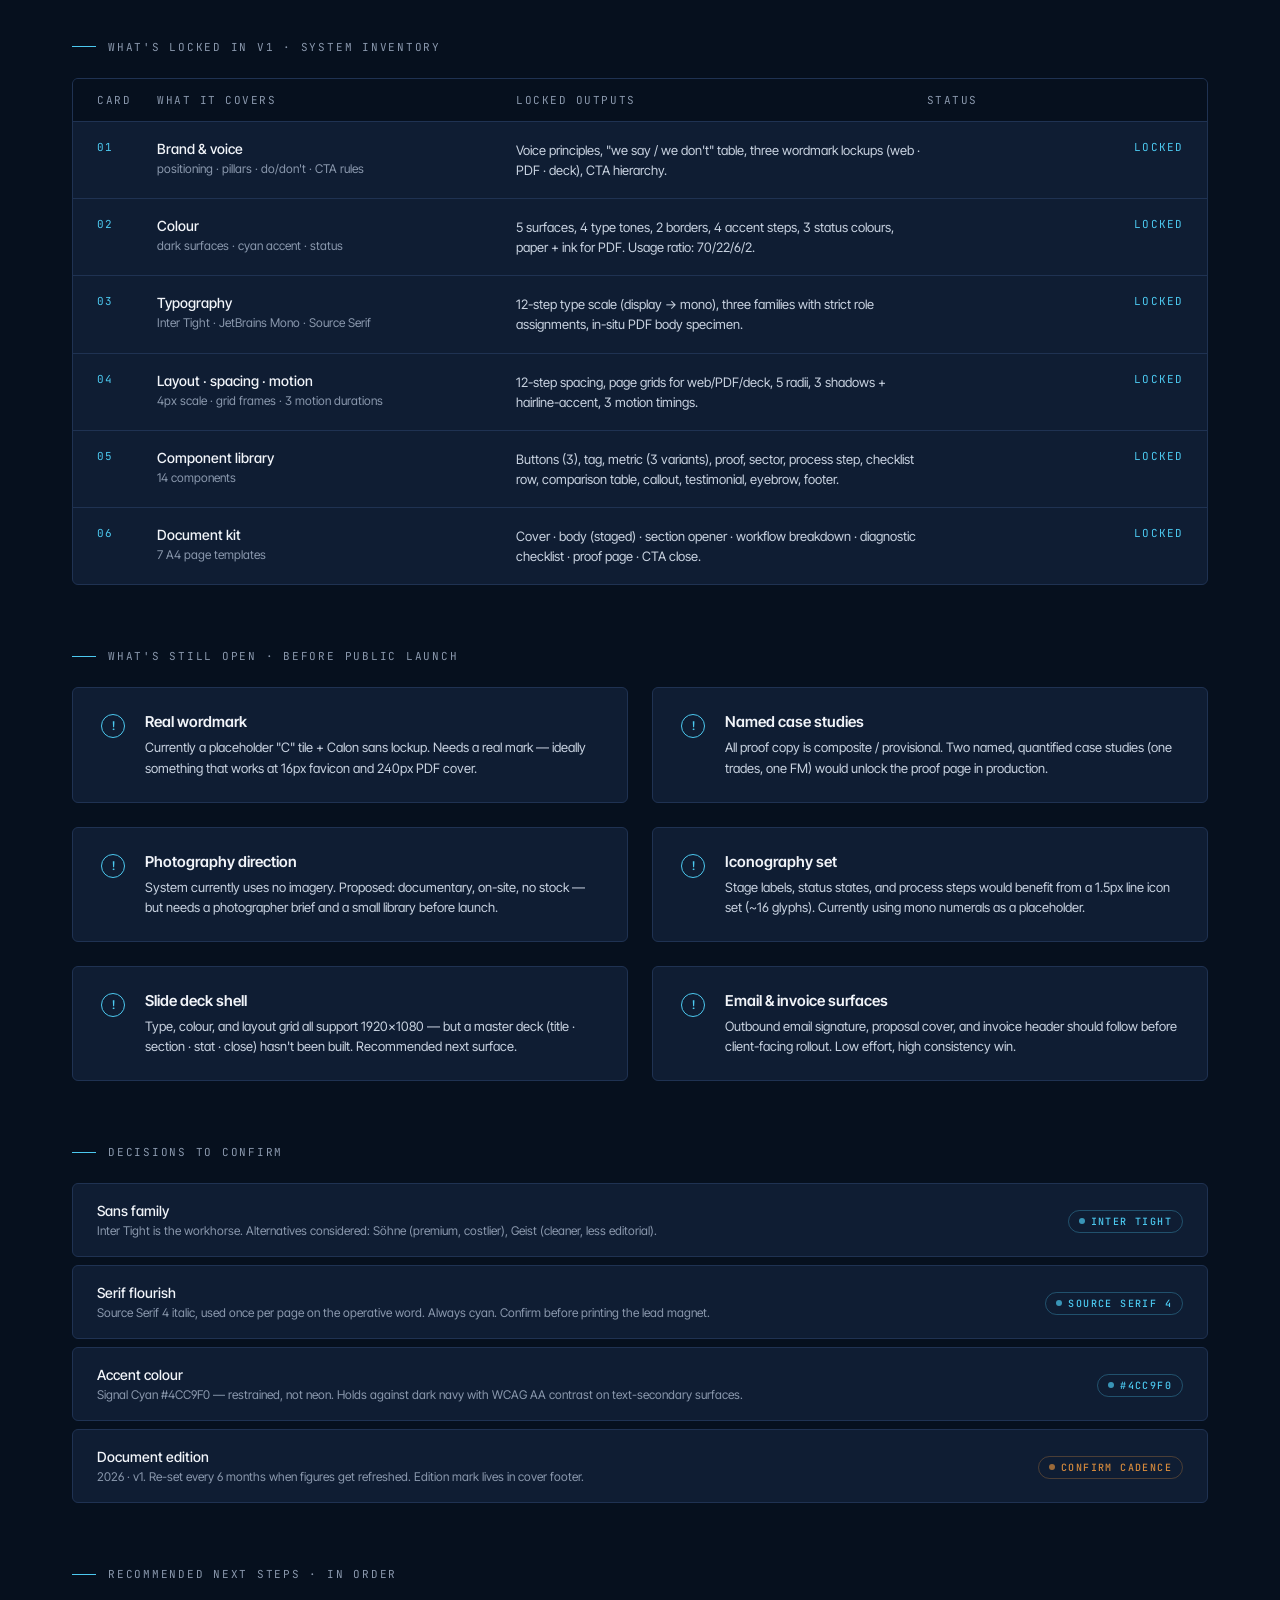
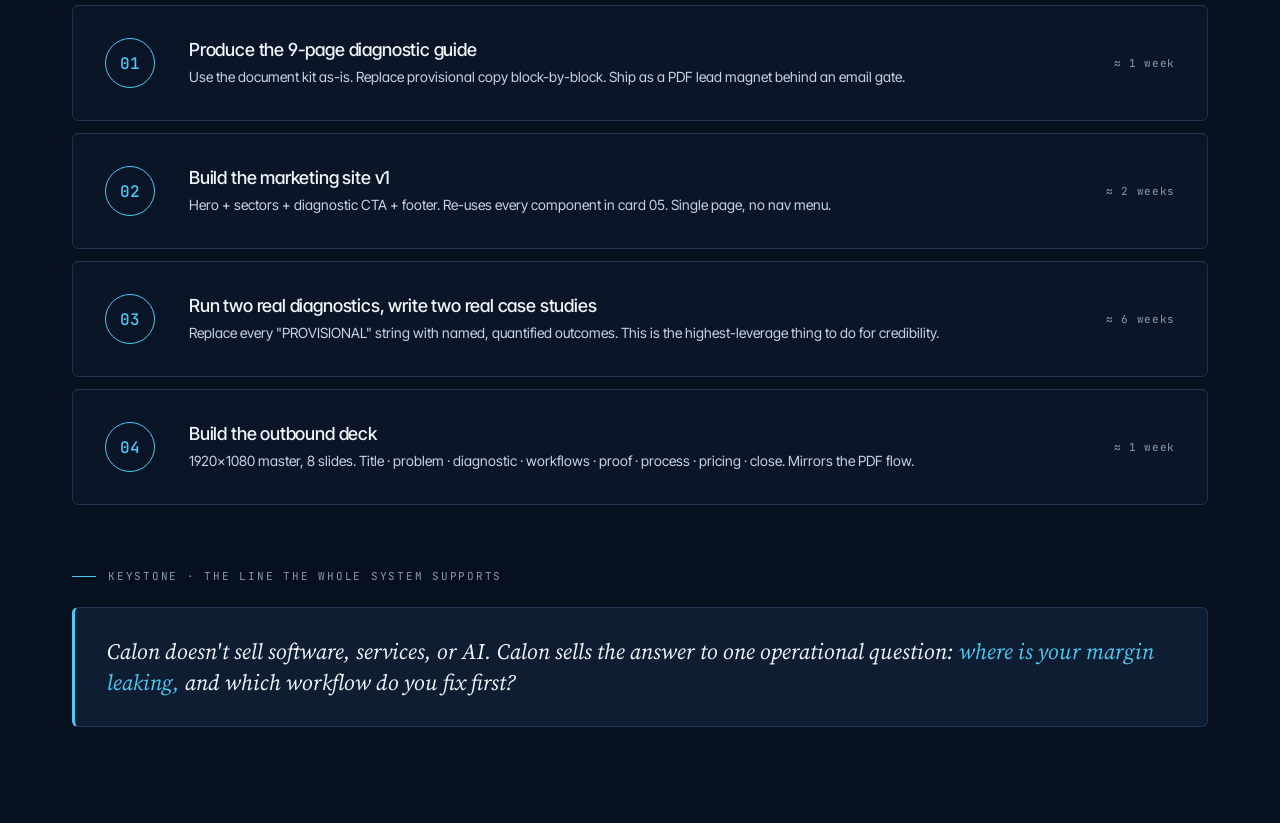
<file: project/uploads/Calon AI - Design System (1)/cards/07-final-recommendation.html>
<!doctype html>
<html lang="en">
<head>
<meta charset="utf-8">
<title>Calon — v1 Final Recommendation</title>
<link rel="stylesheet" href="../tokens.css">
<link rel="stylesheet" href="../card-shell.css">
<style>
  body { margin: 0; }
  .hero {
    margin: -64px -72px 64px;
    padding: 96px 72px 80px;
    background: linear-gradient(180deg, var(--bg-secondary) 0%, var(--bg-base) 100%);
    border-bottom: 1px solid var(--border-default);
    position: relative;
  }
  .hero::after {
    content: "";
    position: absolute; inset: 0;
    background: radial-gradient(900px 360px at 80% 0%, rgba(76,201,240,0.07), transparent 60%);
    pointer-events: none;
  }
  .hero h1 {
    font-size: 80px; line-height: 0.95; letter-spacing: -0.04em; font-weight: 500;
    color: var(--text-primary); margin: 24px 0 24px; max-width: 16ch; position: relative;
  }
  .hero h1 em { font-family: var(--font-serif); font-style: italic; color: var(--accent); font-weight: 400; }
  .hero p {
    font-size: 19px; line-height: 1.55; color: var(--text-secondary);
    max-width: 64ch; margin: 0; position: relative;
  }
  .hero-meta {
    display: flex; gap: 48px; padding-top: 40px; margin-top: 56px;
    border-top: 1px solid var(--border-default); position: relative;
  }
  .hero-meta .stat .lbl {
    font-family: var(--font-mono); font-size: 11px; letter-spacing: 0.14em;
    text-transform: uppercase; color: var(--text-muted);
  }
  .hero-meta .stat .val { color: var(--text-primary); font-size: 18px; margin-top: 6px; font-weight: 500; }
  .hero-meta .stat .val em { font-family: var(--font-serif); font-style: italic; color: var(--accent); font-weight: 400; }

  .grid-2 { display: grid; grid-template-columns: 1fr 1fr; gap: 24px; }
  .grid-3 { display: grid; grid-template-columns: repeat(3, 1fr); gap: 24px; }
  .grid-4 { display: grid; grid-template-columns: repeat(4, 1fr); gap: 16px; }

  .pillar {
    background: var(--bg-elevated); border: 1px solid var(--border-default); border-radius: 6px;
    padding: 28px; display: flex; flex-direction: column; gap: 12px; min-height: 200px;
  }
  .pillar .num {
    font-family: var(--font-mono); font-size: 11px; letter-spacing: 0.14em; text-transform: uppercase;
    color: var(--accent); border-top: 2px solid var(--accent); padding-top: 8px; width: fit-content;
  }
  .pillar h4 { margin: 4px 0 0; font-size: 19px; color: var(--text-primary); font-weight: 500; letter-spacing: -0.015em; }
  .pillar p { margin: 0; font-size: 14px; color: var(--text-secondary); line-height: 1.55; }

  .ledger {
    background: var(--bg-elevated); border: 1px solid var(--border-default); border-radius: 6px;
    overflow: hidden;
  }
  .ledger header {
    display: grid; grid-template-columns: 60px 1.4fr 1.6fr 1fr;
    padding: 14px 24px; background: var(--bg-base); border-bottom: 1px solid var(--border-default);
    font-family: var(--font-mono); font-size: 11px; letter-spacing: 0.14em; text-transform: uppercase; color: var(--text-muted);
  }
  .ledger .row {
    display: grid; grid-template-columns: 60px 1.4fr 1.6fr 1fr;
    padding: 18px 24px; border-top: 1px solid var(--border-default); align-items: start;
  }
  .ledger .row:first-of-type { border-top: 0; }
  .ledger .num {
    font-family: var(--font-mono); font-size: 11px; color: var(--accent); letter-spacing: 0.1em;
  }
  .ledger .name { font-size: 14px; color: var(--text-primary); font-weight: 500; }
  .ledger .name small { display: block; color: var(--text-muted); font-weight: 400; margin-top: 4px; font-size: 12px; }
  .ledger .desc { font-size: 13px; color: var(--text-secondary); line-height: 1.55; }
  .ledger .status {
    font-family: var(--font-mono); font-size: 11px; letter-spacing: 0.1em; text-transform: uppercase; color: var(--accent);
    text-align: right;
  }

  .open {
    background: var(--bg-elevated); border: 1px solid var(--border-default); border-radius: 6px;
    padding: 24px 28px;
    display: grid; grid-template-columns: 28px 1fr;
    gap: 16px;
    align-items: start;
  }
  .open .ic {
    width: 22px; height: 22px; border: 1.5px solid var(--accent); border-radius: 50%; color: var(--accent);
    display: flex; align-items: center; justify-content: center; font-family: var(--font-mono);
    font-size: 12px; font-weight: 600; margin-top: 2px;
  }
  .open h5 { margin: 0 0 6px; font-size: 15px; color: var(--text-primary); font-weight: 600; }
  .open p { margin: 0; font-size: 13px; line-height: 1.55; color: var(--text-secondary); }

  .next-step {
    background: var(--bg-secondary); border: 1px solid var(--border-default); border-radius: 6px;
    padding: 32px;
    display: grid; grid-template-columns: 60px 1fr auto;
    gap: 24px; align-items: center;
  }
  .next-step .step-num {
    width: 48px; height: 48px; border-radius: 50%;
    border: 1.5px solid var(--accent); color: var(--accent);
    display: flex; align-items: center; justify-content: center;
    font-family: var(--font-mono); font-size: 16px; font-weight: 500;
  }
  .next-step h4 { margin: 0 0 6px; font-size: 18px; color: var(--text-primary); font-weight: 500; letter-spacing: -0.01em; }
  .next-step p { margin: 0; font-size: 14px; color: var(--text-secondary); line-height: 1.55; }
  .next-step .meta { font-family: var(--font-mono); font-size: 11px; color: var(--text-muted); letter-spacing: 0.06em; }

  .lock-line {
    display: grid; grid-template-columns: 1fr auto;
    gap: 24px; padding: 18px 24px;
    background: var(--bg-elevated); border: 1px solid var(--border-default); border-radius: 6px;
    align-items: center;
  }
  .lock-line + .lock-line { margin-top: 8px; }
  .lock-line .what { font-size: 14px; color: var(--text-primary); font-weight: 500; }
  .lock-line .what small { display: block; color: var(--text-muted); font-weight: 400; margin-top: 4px; font-size: 12px; }

  .keystone {
    background: var(--bg-elevated); border: 1px solid var(--border-default); border-left: 3px solid var(--accent);
    border-radius: 6px; padding: 28px 32px;
  }
  .keystone p {
    margin: 0; font-family: var(--font-serif); font-style: italic;
    font-size: 22px; line-height: 1.4; color: var(--text-primary); font-weight: 400;
  }
  .keystone p span { color: var(--accent); }
</style>
</head>
<body class="card-root">
<div class="card-shell">

  <div class="hero">
    <div class="eyebrow accent">v1 Final recommendation · 07</div>
    <h1>Calon, locked. Ready to <em>operate.</em></h1>
    <p>Six cards. One direction. A dark, editorial, operator-grade visual language that reads credible to founders of £500k–£5m service businesses — and prints cleanly to paper for the diagnostic guide. This card summarises what's locked, what's open, and what to build next.</p>

    <div class="hero-meta">
      <div class="stat"><div class="lbl">Direction</div><div class="val">Dark · editorial · <em>restrained</em></div></div>
      <div class="stat"><div class="lbl">Surfaces</div><div class="val">Web · PDF · Deck</div></div>
      <div class="stat"><div class="lbl">Components</div><div class="val">14 in v1</div></div>
      <div class="stat"><div class="lbl">Document templates</div><div class="val">7 page types</div></div>
      <div class="stat"><div class="lbl">Provisional</div><div class="val">Logo · case studies</div></div>
    </div>
  </div>

  <section class="card-section">
    <div class="card-section-title">The five pillars · why this system works</div>
    <div class="grid-3" style="grid-template-columns: repeat(2, 1fr);">
      <div class="pillar">
        <div class="num">Pillar · 01</div>
        <h4>Operator-grade, not marketing-grade</h4>
        <p>Dark UI, mono labels, operational densities. Calon should look like a working tool, not a brochure. Founders trust the system before they trust the pitch.</p>
      </div>
      <div class="pillar">
        <div class="num">Pillar · 02</div>
        <h4>Restraint over decoration</h4>
        <p>One accent. One serif word per page. No glow, no gradient hero, no neon. Restraint signals seniority — a rare quality in this category.</p>
      </div>
      <div class="pillar">
        <div class="num">Pillar · 03</div>
        <h4>Quantified, not aspirational</h4>
        <p>Every claim ships with a number. Stat blocks, comparison tables, and margin-recovered figures are first-class components. Money is the unit.</p>
      </div>
      <div class="pillar">
        <div class="num">Pillar · 04</div>
        <h4>Editorial, not technical</h4>
        <p>Reads like a smart trade publication, not a SaaS landing page. The Source Serif italic is the only flourish — used as a quiet underline on the operative word.</p>
      </div>
      <div class="pillar" style="grid-column: span 2;">
        <div class="num">Pillar · 05 · keystone</div>
        <h4>Built around an operational diagnostic, not a feature list</h4>
        <p>The whole system is optimised for the lead-magnet diagnostic and the call it drives. Cards, callouts, checklists, and the "now → with Calon" comparison all serve the question: where is your money leaking, and what will you fix first?</p>
      </div>
    </div>
  </section>

  <section class="card-section">
    <div class="card-section-title">What's locked in v1 · system inventory</div>
    <div class="ledger">
      <header>
        <div>Card</div>
        <div>What it covers</div>
        <div>Locked outputs</div>
        <div>Status</div>
      </header>
      <div class="row">
        <div class="num">01</div>
        <div class="name">Brand & voice<small>positioning · pillars · do/don't · CTA rules</small></div>
        <div class="desc">Voice principles, "we say / we don't" table, three wordmark lockups (web · PDF · deck), CTA hierarchy.</div>
        <div class="status">Locked</div>
      </div>
      <div class="row">
        <div class="num">02</div>
        <div class="name">Colour<small>dark surfaces · cyan accent · status</small></div>
        <div class="desc">5 surfaces, 4 type tones, 2 borders, 4 accent steps, 3 status colours, paper + ink for PDF. Usage ratio: 70/22/6/2.</div>
        <div class="status">Locked</div>
      </div>
      <div class="row">
        <div class="num">03</div>
        <div class="name">Typography<small>Inter Tight · JetBrains Mono · Source Serif</small></div>
        <div class="desc">12-step type scale (display → mono), three families with strict role assignments, in-situ PDF body specimen.</div>
        <div class="status">Locked</div>
      </div>
      <div class="row">
        <div class="num">04</div>
        <div class="name">Layout · spacing · motion<small>4px scale · grid frames · 3 motion durations</small></div>
        <div class="desc">12-step spacing, page grids for web/PDF/deck, 5 radii, 3 shadows + hairline-accent, 3 motion timings.</div>
        <div class="status">Locked</div>
      </div>
      <div class="row">
        <div class="num">05</div>
        <div class="name">Component library<small>14 components</small></div>
        <div class="desc">Buttons (3), tag, metric (3 variants), proof, sector, process step, checklist row, comparison table, callout, testimonial, eyebrow, footer.</div>
        <div class="status">Locked</div>
      </div>
      <div class="row">
        <div class="num">06</div>
        <div class="name">Document kit<small>7 A4 page templates</small></div>
        <div class="desc">Cover · body (staged) · section opener · workflow breakdown · diagnostic checklist · proof page · CTA close.</div>
        <div class="status">Locked</div>
      </div>
    </div>
  </section>

  <section class="card-section">
    <div class="card-section-title">What's still open · before public launch</div>
    <div class="grid-2">
      <div class="open">
        <div class="ic">!</div>
        <div>
          <h5>Real wordmark</h5>
          <p>Currently a placeholder "C" tile + Calon sans lockup. Needs a real mark — ideally something that works at 16px favicon and 240px PDF cover.</p>
        </div>
      </div>
      <div class="open">
        <div class="ic">!</div>
        <div>
          <h5>Named case studies</h5>
          <p>All proof copy is composite / provisional. Two named, quantified case studies (one trades, one FM) would unlock the proof page in production.</p>
        </div>
      </div>
      <div class="open">
        <div class="ic">!</div>
        <div>
          <h5>Photography direction</h5>
          <p>System currently uses no imagery. Proposed: documentary, on-site, no stock — but needs a photographer brief and a small library before launch.</p>
        </div>
      </div>
      <div class="open">
        <div class="ic">!</div>
        <div>
          <h5>Iconography set</h5>
          <p>Stage labels, status states, and process steps would benefit from a 1.5px line icon set (~16 glyphs). Currently using mono numerals as a placeholder.</p>
        </div>
      </div>
      <div class="open">
        <div class="ic">!</div>
        <div>
          <h5>Slide deck shell</h5>
          <p>Type, colour, and layout grid all support 1920×1080 — but a master deck (title · section · stat · close) hasn't been built. Recommended next surface.</p>
        </div>
      </div>
      <div class="open">
        <div class="ic">!</div>
        <div>
          <h5>Email & invoice surfaces</h5>
          <p>Outbound email signature, proposal cover, and invoice header should follow before client-facing rollout. Low effort, high consistency win.</p>
        </div>
      </div>
    </div>
  </section>

  <section class="card-section">
    <div class="card-section-title">Decisions to confirm</div>
    <div class="lock-line">
      <div class="what">Sans family<small>Inter Tight is the workhorse. Alternatives considered: Söhne (premium, costlier), Geist (cleaner, less editorial).</small></div>
      <div><span class="status-pill locked">Inter Tight</span></div>
    </div>
    <div class="lock-line">
      <div class="what">Serif flourish<small>Source Serif 4 italic, used once per page on the operative word. Always cyan. Confirm before printing the lead magnet.</small></div>
      <div><span class="status-pill locked">Source Serif 4</span></div>
    </div>
    <div class="lock-line">
      <div class="what">Accent colour<small>Signal Cyan #4CC9F0 — restrained, not neon. Holds against dark navy with WCAG AA contrast on text-secondary surfaces.</small></div>
      <div><span class="status-pill locked">#4CC9F0</span></div>
    </div>
    <div class="lock-line">
      <div class="what">Document edition<small>2026 · v1. Re-set every 6 months when figures get refreshed. Edition mark lives in cover footer.</small></div>
      <div><span class="status-pill provisional">Confirm cadence</span></div>
    </div>
  </section>

  <section class="card-section">
    <div class="card-section-title">Recommended next steps · in order</div>
    <div style="display: grid; gap: 12px;">
      <div class="next-step">
        <div class="step-num">01</div>
        <div><h4>Produce the 9-page diagnostic guide</h4><p>Use the document kit as-is. Replace provisional copy block-by-block. Ship as a PDF lead magnet behind an email gate.</p></div>
        <div class="meta">≈ 1 week</div>
      </div>
      <div class="next-step">
        <div class="step-num">02</div>
        <div><h4>Build the marketing site v1</h4><p>Hero + sectors + diagnostic CTA + footer. Re-uses every component in card 05. Single page, no nav menu.</p></div>
        <div class="meta">≈ 2 weeks</div>
      </div>
      <div class="next-step">
        <div class="step-num">03</div>
        <div><h4>Run two real diagnostics, write two real case studies</h4><p>Replace every "PROVISIONAL" string with named, quantified outcomes. This is the highest-leverage thing to do for credibility.</p></div>
        <div class="meta">≈ 6 weeks</div>
      </div>
      <div class="next-step">
        <div class="step-num">04</div>
        <div><h4>Build the outbound deck</h4><p>1920×1080 master, 8 slides. Title · problem · diagnostic · workflows · proof · process · pricing · close. Mirrors the PDF flow.</p></div>
        <div class="meta">≈ 1 week</div>
      </div>
    </div>
  </section>

  <section class="card-section">
    <div class="card-section-title">Keystone · the line the whole system supports</div>
    <div class="keystone">
      <p>Calon doesn't sell software, services, or AI. Calon sells the answer to one operational question: <span>where is your margin leaking,</span> and which workflow do you fix first?</p>
    </div>
  </section>

</div>
</body>
</html>
</file>
<file: project/uploads/Calon AI - Design System (1)/tokens.css>
/* =============================================================
   Calon AI — Design System Tokens · v1 (FINAL)
   Operational systems & automation for founder-led service businesses.
   Direction: dark-primary, editorial, McKinsey-meets-operator.
   ============================================================= */

@import url('https://fonts.googleapis.com/css2?family=Inter+Tight:wght@300;400;500;600;700&family=JetBrains+Mono:wght@400;500&family=Source+Serif+4:ital,opsz,wght@0,8..60,400;0,8..60,500;1,8..60,400&display=swap');

:root {
  /* ---------- COLOR · Surfaces (dark-first) ---------- */
  --bg-base:      #06101e;   /* page background — near-black navy */
  --bg-secondary: #0a1628;   /* section / large block */
  --bg-elevated:  #0f1d33;   /* cards, raised surfaces */
  --bg-inset:     #0b1729;   /* inputs, recessed surfaces */
  --bg-overlay:   #16263f;   /* hover, selected */

  /* ---------- COLOR · Text on dark ---------- */
  --text-primary:   #f1f4f9; /* headlines, primary copy */
  --text-secondary: #c8d2e0; /* body, lead, descriptions */
  --text-muted:     #8a98ad; /* captions, meta */
  --text-subtle:    #5b6b82; /* disabled, faint */

  /* ---------- COLOR · Borders ---------- */
  --border-strong:  #2c4264;
  --border-default: #1f3252;
  --border-subtle:  #16263f;

  /* ---------- COLOR · Accent (Signal Cyan) ---------- */
  --accent:         #4cc9f0; /* primary accent · electric, restrained */
  --accent-hover:   #38b6dd;
  --accent-active:  #2a9cc1;
  --accent-soft:    #1a3447; /* tinted bg for accent panels */
  --accent-faint:   #0e2230; /* near-bg tinted, for hairlines */

  /* ---------- COLOR · Status (used sparingly) ---------- */
  --status-warning: #d68a3c; /* margin loss, leak, friction */
  --status-warning-soft: #2a1d12;
  --status-success: #5cc28a; /* gain, recovered */
  --status-success-soft: #112620;
  --status-alert:   #d6644a; /* errors only */

  /* ---------- COLOR · Light surfaces (for paper/print docs) ---------- */
  --paper:        #f5f3ee;   /* warm off-white — PDF page */
  --paper-soft:   #ebe9e1;
  --paper-line:   #d9d6cb;
  --paper-ink:    #06101e;   /* type on paper */

  /* ---------- TYPE · Families ---------- */
  --font-sans:    'Inter Tight', ui-sans-serif, system-ui, -apple-system, 'Segoe UI', sans-serif;
  --font-mono:    'JetBrains Mono', ui-monospace, 'SF Mono', Menlo, monospace;
  --font-serif:   'Source Serif 4', 'Iowan Old Style', 'Charter', Georgia, serif;

  /* ---------- TYPE · Scale ---------- */
  --fs-eyebrow:  11px;
  --fs-micro:    12px;
  --fs-caption:  13px;
  --fs-body:     16px;     /* UI default */
  --fs-body-lg:  18px;     /* document body */
  --fs-lead:     22px;
  --fs-h4:       24px;
  --fs-h3:       32px;
  --fs-h2:       44px;
  --fs-h1:       64px;
  --fs-display:  96px;

  --lh-tight:    1.05;
  --lh-snug:     1.2;
  --lh-normal:   1.4;
  --lh-relaxed:  1.55;
  --lh-doc:      1.65;     /* document body */

  --tk-tight:    -0.025em;
  --tk-display:  -0.035em;
  --tk-eyebrow:   0.16em;
  --tk-mono:      0.02em;

  /* ---------- SPACING (4px base) ---------- */
  --s-1: 4px; --s-2: 8px; --s-3: 12px; --s-4: 16px; --s-5: 20px;
  --s-6: 24px; --s-7: 32px; --s-8: 40px; --s-9: 48px; --s-10: 64px;
  --s-11: 80px; --s-12: 96px; --s-13: 128px;

  /* ---------- RADII (operational, not soft) ---------- */
  --r-0: 0;
  --r-1: 2px;     /* chips, tags */
  --r-2: 4px;     /* buttons, inputs */
  --r-3: 6px;     /* cards (web) */
  --r-4: 8px;     /* large surfaces, modal */
  --r-pill: 999px;

  /* ---------- BORDERS ---------- */
  --bw-hair: 1px;
  --bw-1:    1px;
  --bw-2:    2px;
  --bw-rule: 3px;

  /* ---------- SHADOWS · restrained, no glows ---------- */
  --shadow-1: 0 1px 2px rgba(0,0,0,0.30), inset 0 1px 0 rgba(255,255,255,0.02);
  --shadow-2: 0 6px 18px rgba(0,0,0,0.35), 0 1px 2px rgba(0,0,0,0.25);
  --shadow-3: 0 24px 60px rgba(0,0,0,0.45), 0 6px 14px rgba(0,0,0,0.30);
  --shadow-paper: 0 30px 60px -20px rgba(0,0,0,0.55), 0 8px 22px -10px rgba(0,0,0,0.35);

  /* Hairline accent — used in place of glow */
  --hairline-accent: 0 0 0 1px var(--accent-soft);

  /* ---------- MOTION ---------- */
  --dur-fast:   120ms;
  --dur-base:   200ms;
  --dur-slow:   320ms;
  --ease-std:   cubic-bezier(0.2, 0, 0, 1);
  --ease-emp:   cubic-bezier(0.2, 0, 0, 1.15);
  --ease-exit:  cubic-bezier(0.4, 0, 1, 1);
}

/* Default body styling for all cards */
.card-root {
  font-family: var(--font-sans);
  background: var(--bg-base);
  color: var(--text-secondary);
  -webkit-font-smoothing: antialiased;
  -moz-osx-font-smoothing: grayscale;
  font-feature-settings: 'ss01','cv11';
}

/* Eyebrow */
.eyebrow {
  font-family: var(--font-mono);
  font-size: var(--fs-eyebrow);
  letter-spacing: var(--tk-eyebrow);
  text-transform: uppercase;
  color: var(--text-muted);
  font-weight: 500;
}
.eyebrow.accent { color: var(--accent); }
.eyebrow.on-light { color: #5b6b82; }

/* Hairline rule */
.rule { height: var(--bw-rule); width: 48px; background: var(--text-primary); border: 0; }
.rule.accent { background: var(--accent); }
.rule.thin   { height: 1px; background: var(--border-default); width: 100%; }
</file>
<file: project/uploads/Calon AI - Design System (1)/card-shell.css>
/* Shared card frame for design system review cards · dark v1 */
.card-shell {
  min-height: 100vh;
  padding: 64px 72px 96px;
  background: var(--bg-base);
  color: var(--text-secondary);
  font-family: var(--font-sans);
}
.card-shell .card-header {
  display: flex;
  align-items: baseline;
  justify-content: space-between;
  gap: 24px;
  padding-bottom: 24px;
  margin-bottom: 48px;
  border-bottom: 1px solid var(--border-default);
}
.card-shell .card-title {
  font-size: 36px;
  letter-spacing: var(--tk-tight);
  font-weight: 500;
  color: var(--text-primary);
  line-height: 1.05;
}
.card-shell .card-meta {
  font-family: var(--font-mono);
  font-size: 11px;
  letter-spacing: var(--tk-eyebrow);
  text-transform: uppercase;
  color: var(--text-muted);
}
.card-shell .card-section + .card-section { margin-top: 64px; }
.card-shell .card-section-title {
  font-family: var(--font-mono);
  font-size: 11px;
  letter-spacing: var(--tk-eyebrow);
  text-transform: uppercase;
  color: var(--text-muted);
  margin-bottom: 24px;
  display: flex;
  align-items: center;
  gap: 12px;
}
.card-shell .card-section-title::before {
  content: "";
  width: 24px;
  height: 1px;
  background: var(--accent);
  display: inline-block;
}

/* Status pill — used inline for "approved", "provisional" etc */
.status-pill {
  display: inline-flex;
  align-items: center;
  gap: 6px;
  font-family: var(--font-mono);
  font-size: 10px;
  letter-spacing: 0.14em;
  text-transform: uppercase;
  padding: 4px 10px;
  border-radius: 999px;
  border: 1px solid var(--border-default);
  color: var(--text-muted);
  font-weight: 500;
}
.status-pill::before {
  content: "";
  width: 6px; height: 6px;
  background: currentColor;
  border-radius: 50%;
  opacity: 0.7;
}
.status-pill.approved   { color: var(--status-success); border-color: rgba(92,194,138,0.3); }
.status-pill.provisional{ color: var(--status-warning); border-color: rgba(214,138,60,0.3); }
.status-pill.locked     { color: var(--accent); border-color: rgba(76,201,240,0.3); }
</file>
